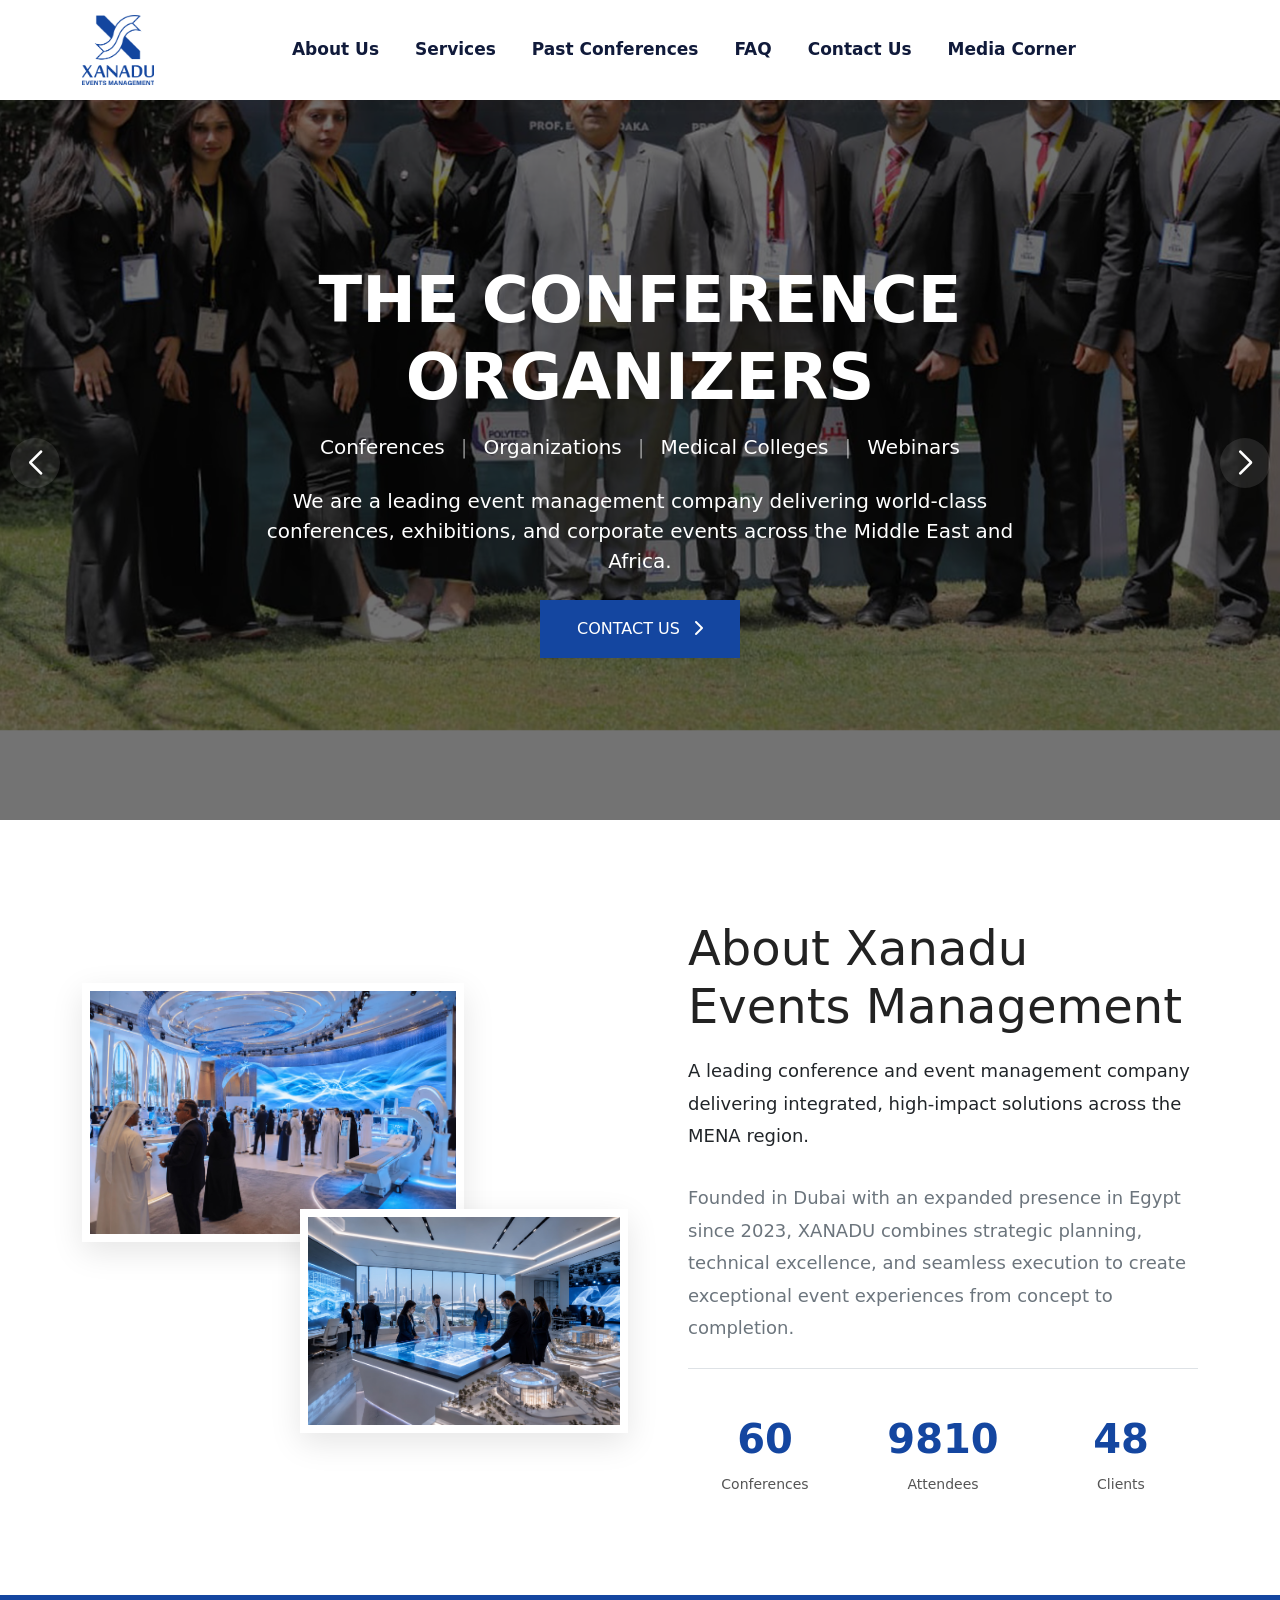
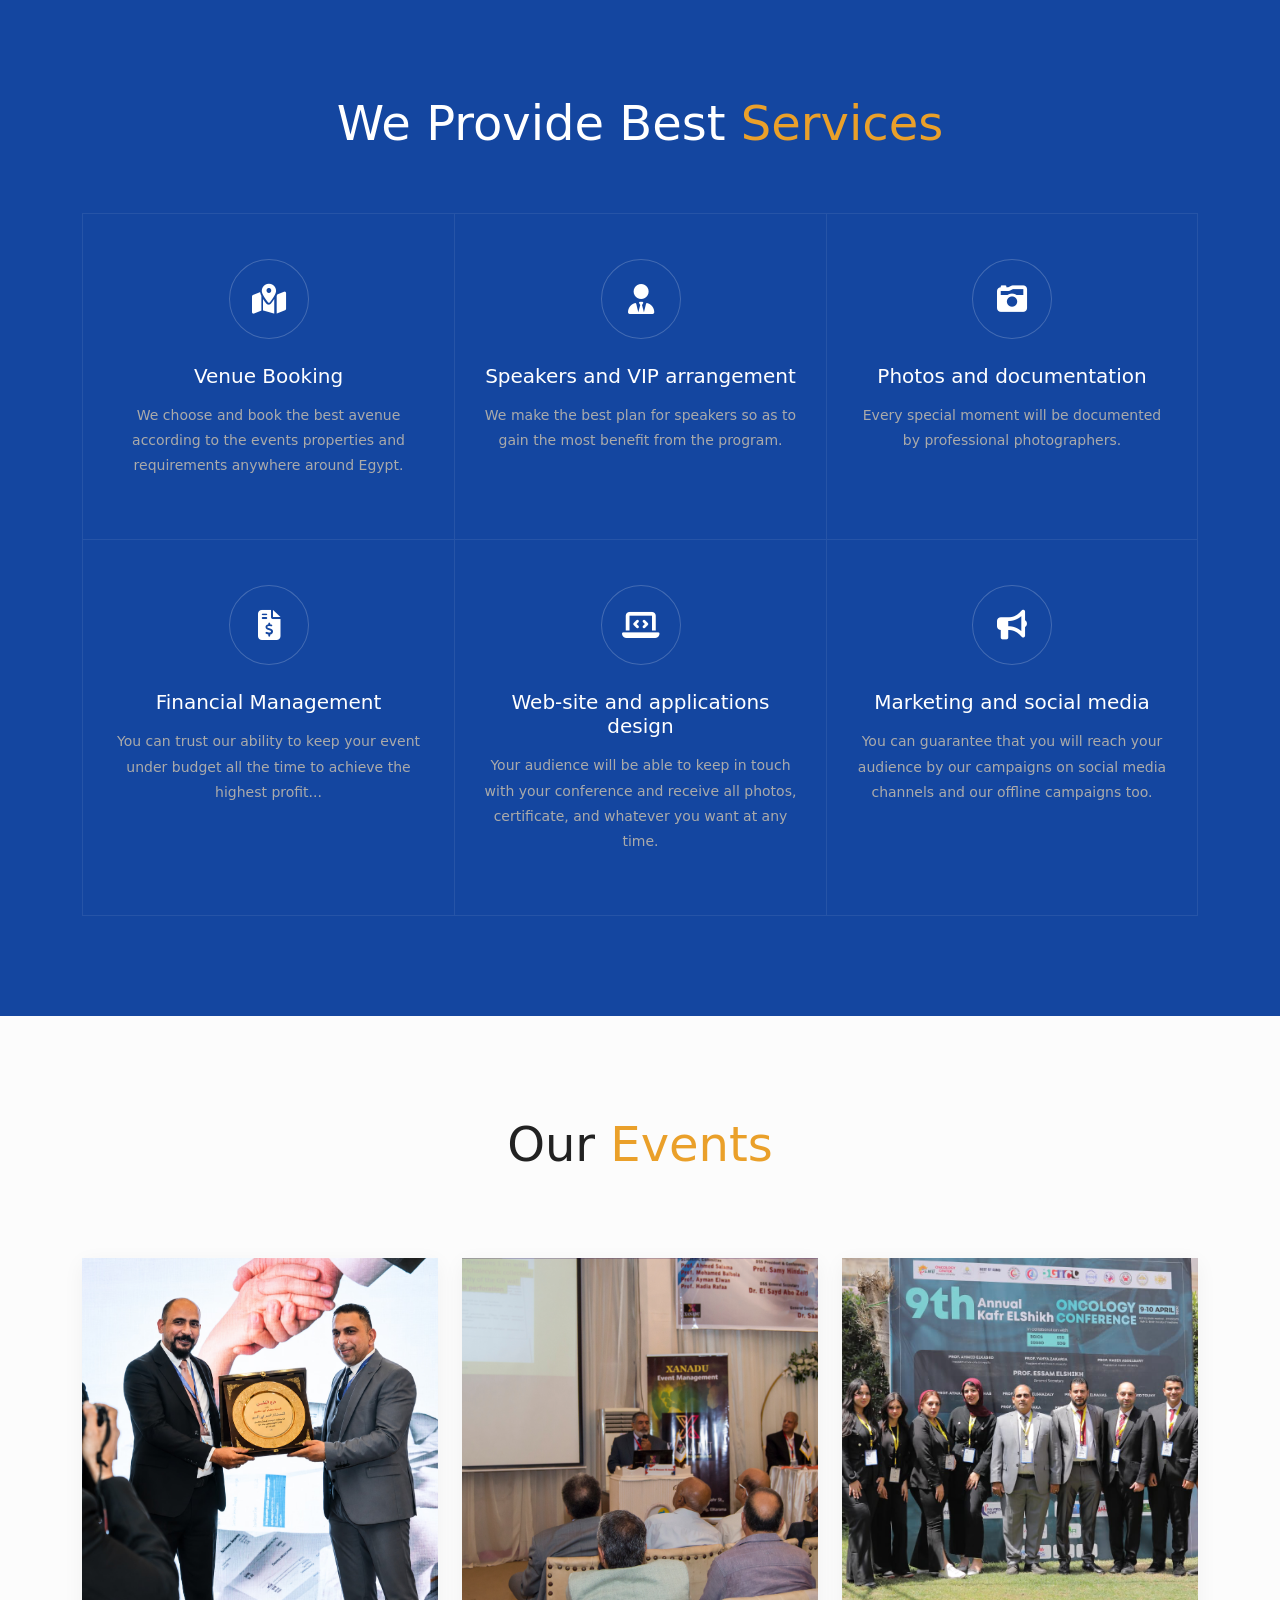
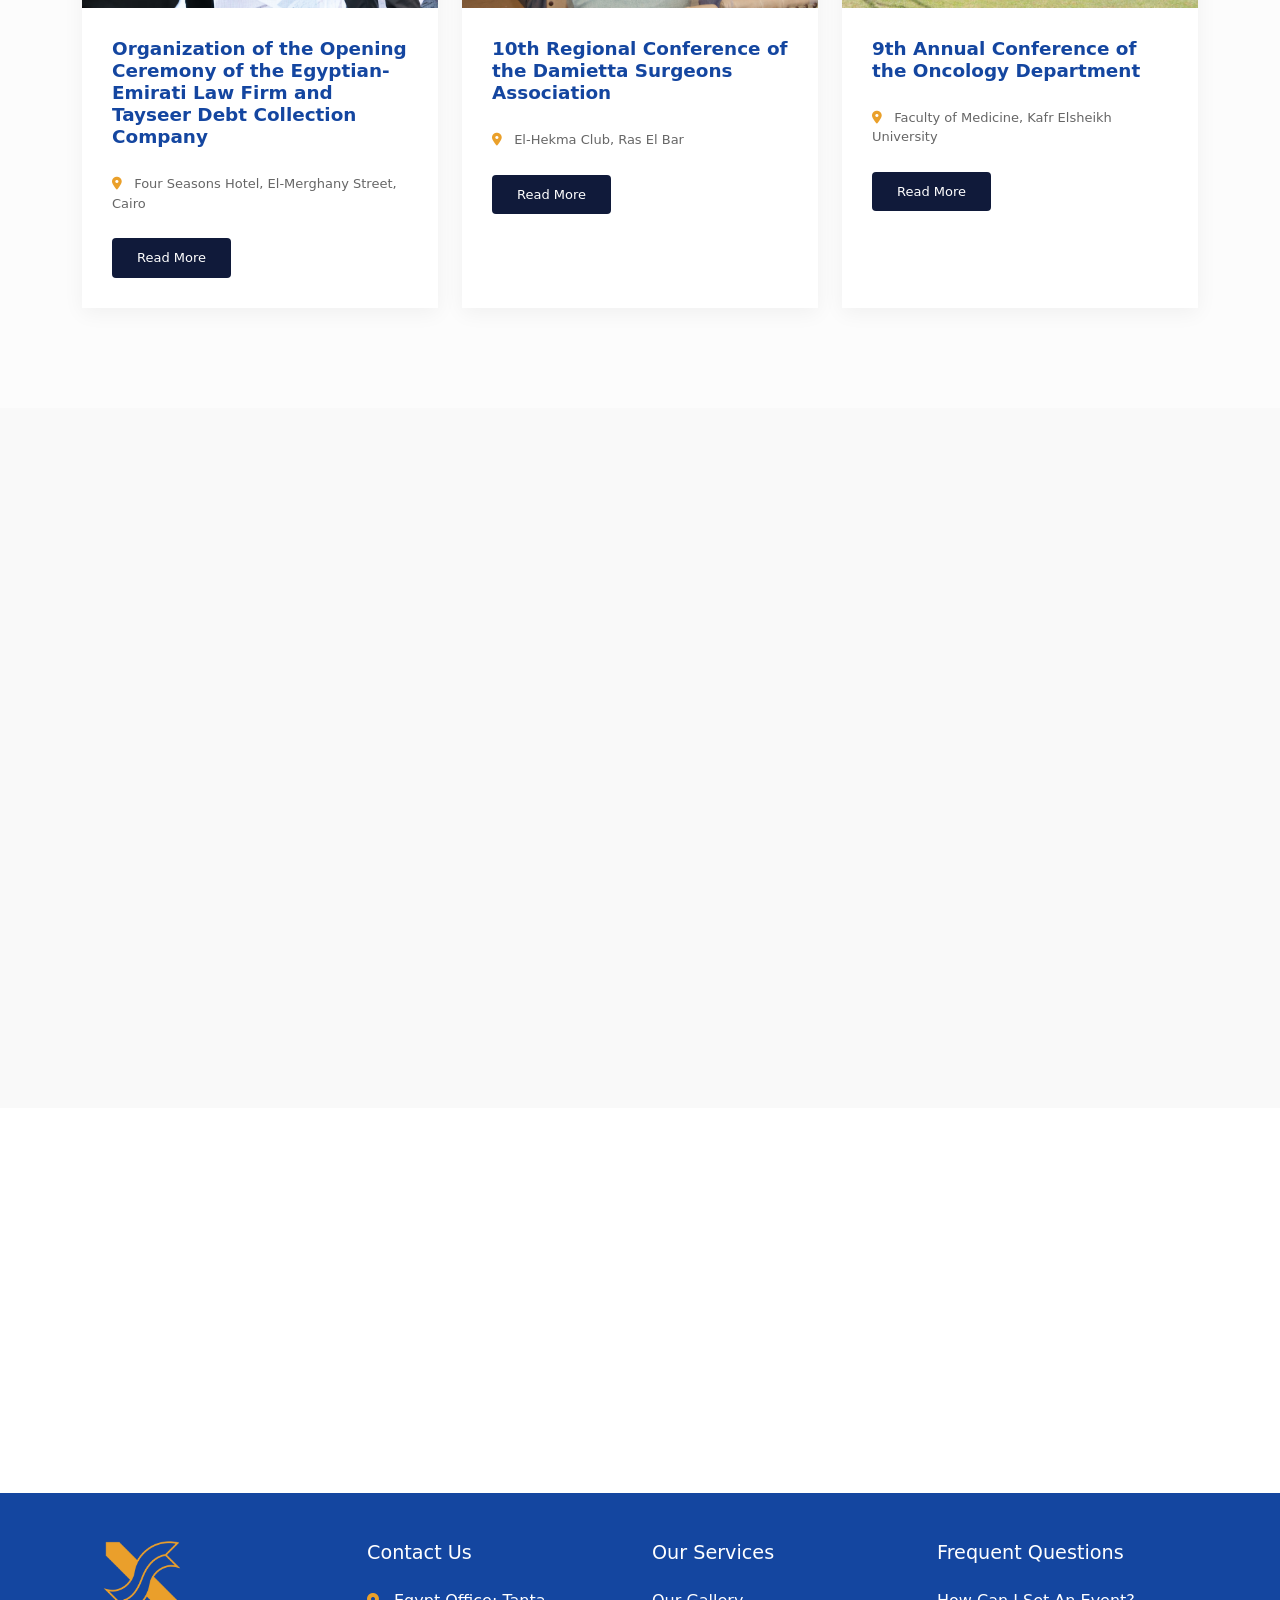
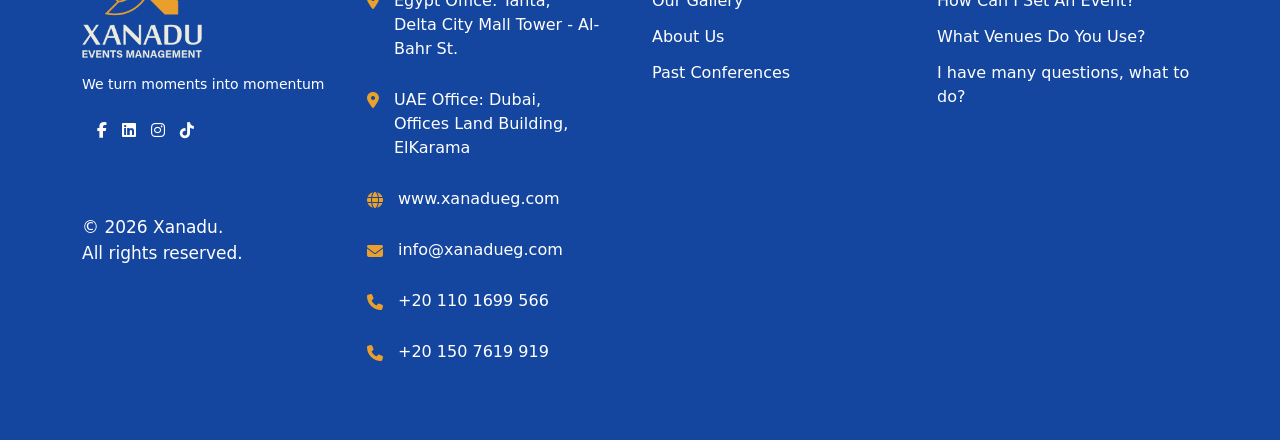
<file: index.html>
<!doctype html>
<html lang="en">
  <head>
    <meta charset="UTF-8" />
    <meta name="viewport" content="width=device-width, initial-scale=1.0" />
    <title>Xanadu Events Management</title>
    <link rel="icon" type="image/x-icon" href="/assets/logo xanadu.avai" />
    <meta
      name="description"
      content="Xanadu Events Management is a leading event management company delivering world-class conferences, exhibitions, and corporate events across the Middle East and Africa. We offer a comprehensive range of services, including venue booking, rooms and flights booking, financial management, and more."
    />

    <!-- keywords -->
    <meta
      name="keywords"
      content="Xanadu Events Management, conference management, event management, exhibition management, corporate events, Middle East, Africa, venue booking, rooms and flights booking, financial management, and more."
    />

    <!-- Bootstrap 5 CSS -->
    <link
      href="https://cdn.jsdelivr.net/npm/bootstrap@5.3.2/dist/css/bootstrap.min.css"
      rel="stylesheet"
    />

    <!-- Font Awesome for Icons -->
    <link
      rel="stylesheet"
      href="https://cdnjs.cloudflare.com/ajax/libs/font-awesome/6.4.2/css/all.min.css"
    />

    <!-- AOS Animation CSS -->
    <link href="https://unpkg.com/aos@2.3.1/dist/aos.css" rel="stylesheet" />

    <!-- Swiper CSS -->
    <link
      rel="stylesheet"
      href="https://cdn.jsdelivr.net/npm/swiper@11/swiper-bundle.min.css"
    />

    <!-- Google Fonts -->
    <link
      href="https://fonts.googleapis.com/css2?family=Playfair+Display:ital,wght@0,400;0,600;0,700;1,400&family=Poppins:wght@300;400;500;600;700&display=swap"
      rel="stylesheet"
    />

    <!-- ========================================== -->
    <!-- بداية ملف الـ CSS (يمكنك نقله لملف style.css) -->
    <link rel="stylesheet" href="style.css" />
    <!-- ========================================== -->
  </head>
  <body>
    <!-- Navbar -->
    <nav class="navbar navbar-expand-lg sticky-top">
      <div class="container">
        <a class="navbar-brand" href="index.html">
          <!-- Placeholder for Logo -->
          <img src="assets/xanadu-Logo2.avai" alt="Arab Organizers Logo" />
        </a>
        <button
          class="navbar-toggler"
          type="button"
          data-bs-toggle="collapse"
          data-bs-target="#navbarNav"
        >
          <span class="navbar-toggler-icon"></span>
        </button>
        <div class="collapse navbar-collapse" id="navbarNav">
          <ul class="navbar-nav mx-auto">
            <li class="nav-item">
              <a class="nav-link" href="about.html">About Us</a>
            </li>
            <li class="nav-item">
              <a class="nav-link" href="services.html">Services</a>
            </li>
            <li class="nav-item">
              <a class="nav-link" href="past-conferences.html"
                >Past Conferences</a
              >
            </li>
            <li class="nav-item">
              <a class="nav-link" href="FAQ.html">FAQ</a>
            </li>
            <li class="nav-item">
              <a class="nav-link" href="contact.html">Contact Us</a>
            </li>
            <li class="nav-item">
              <a class="nav-link" href="media-corner.html">Media Corner</a>
            </li>
          </ul>
        </div>
      </div>
    </nav>

    <!-- Hero Section -->
    <section class="hero-section">
      <!-- Swiper Container for Hero -->
      <div class="swiper heroSwiper">
        <div class="swiper-wrapper">
          <!-- Slide 1 (متطابق مع الفيديو) -->
          <div class="swiper-slide">
            <div
              class="hero-bg1"
              style="background-image: url(&quot;assets/hero1.avai&quot;)"
            ></div>
            <div class="hero-overlay"></div>
            <div class="container hero-content text-center">
              <h1 class="text-uppercase mb-3">The Conference Organizers</h1>
              <div
                class="subtitle-list mb-4 fs-5 d-flex justify-content-center flex-wrap gap-3"
              >
                <span>Conferences</span>
                <span class="text-white-50">|</span>
                <span>Organizations</span>
                <span class="text-white-50">|</span>
                <span>Medical Colleges</span>
                <span class="text-white-50">|</span>
                <span>Webinars</span>
              </div>
              <p class="lead mb-4 fw-light">
                We are a leading event management company delivering world-class
                conferences, exhibitions, and corporate events across the Middle
                East and Africa.
              </p>
              <div class="mt-4 btn-wrap">
                <a href="contact.html" class="btn btn-custom"
                  >Contact Us <i class="fas fa-chevron-right ms-2"></i
                ></a>
              </div>
            </div>
          </div>

          <!-- Slide 2 (متطابق مع الفيديو) -->
          <div class="swiper-slide">
            <div
              class="hero-bg2"
              style="background-image: url(&quot;assets/hero2.avai&quot;)"
            ></div>
            <div class="hero-overlay"></div>
            <div class="container hero-content">
              <h1 class="mb-3">
                We <span style="color: var(--primary-gold)">Plan</span> Your
                <br /><span style="color: var(--primary-gold)">Event</span>
                From<br />Start to Finish.
              </h1>
              <p class="lead mb-4 fw-light">
                We are a leading event management company delivering world-class
                conferences, exhibitions, and corporate events across the Middle
                East and Africa.
              </p>
              <div class="mt-4 btn-wrap">
                <a href="contact.html" class="btn btn-custom"
                  >Contact us <i class="fas fa-chevron-right ms-2"></i
                ></a>
              </div>
            </div>
          </div>

          <!-- Slide 3 (متطابق مع الفيديو) -->
          <div class="swiper-slide">
            <div
              class="hero-bg3"
              style="background-image: url(&quot;assets/hero3.avai&quot;)"
            ></div>
            <div class="hero-overlay"></div>
            <div class="container hero-content text-center">
              <h1 class="text-uppercase mb-3">
                Meeting, Event and Conference<br />Organization
              </h1>
              <p class="lead mb-4 fw-light">
                We are a leading event management company delivering world-class
                conferences, exhibitions, and corporate events across the Middle
                East and Africa.
              </p>
              <div class="mt-4 btn-wrap">
                <a href="contact.html" class="btn btn-custom me-3"
                  >Contact us <i class="fas fa-chevron-right ms-2"></i
                ></a>
                <a href="about.html" class="btn btn-outline-custom">About Us</a>
              </div>
            </div>
          </div>
        </div>

        <!-- Swiper Navigation Arrows -->
        <div class="swiper-button-next"></div>
        <div class="swiper-button-prev"></div>
      </div>
    </section>

    <!-- About Section -->
    <section class="about-section">
      <div class="container">
        <div class="row align-items-center">
          <div class="col-lg-6 mb-5 mb-lg-0" data-aos="fade-right">
            <div class="about-img-wrap">
              <img src="assets/about1.avai" alt="Event Image 1" class="img-1" />
              <img src="assets/about2.avai" alt="Event Image 2" class="img-2" />
            </div>
          </div>
          <div class="col-lg-6 ps-lg-5" data-aos="fade-left">
            <h2 class="section-title">About Xanadu Events Management</h2>
            <p class="about-text fw-medium text-dark">
              A leading conference and event management company delivering
              integrated, high-impact solutions across the MENA region.
            </p>
            <p class="about-text pb-4 border-bottom">
              Founded in Dubai with an expanded presence in Egypt since 2023,
              XANADU combines strategic planning, technical excellence, and
              seamless execution to create exceptional event experiences from
              concept to completion.
            </p>

            <div class="row counter-box">
              <div class="col-4">
                <div class="counter-num" data-target="60">0</div>
                <div class="counter-text">Conferences</div>
              </div>
              <div class="col-4">
                <div class="counter-num" data-target="18000">0</div>
                <div class="counter-text">Attendees</div>
              </div>
              <div class="col-4">
                <div class="counter-num" data-target="48">0</div>
                <div class="counter-text">Clients</div>
              </div>
            </div>
          </div>
        </div>
      </div>
    </section>

    <!-- Services Section -->
    <section class="services-section">
      <div class="container">
        <h2 class="section-title" data-aos="fade-up">
          We Provide Best
          <span style="color: var(--primary-gold)">Services</span>
        </h2>
        <div class="swiper servicesSwiper mt-5">
          <div class="swiper-wrapper services-wrapper row g-0">
            <!-- Service 1 -->
            <div
              class="swiper-slide col-md-4 col-sm-6 grid-col"
              data-aos="fade-up"
              data-aos-delay="100"
            >
              <div class="service-item-box">
                <div class="service-icon-wrapper">
                  <i class="fas fa-map-marked-alt service-icon"></i>
                </div>
                <h4 class="serif-font">Venue Booking</h4>
                <p>
                  We choose and book the best avenue according to the events
                  properties and requirements anywhere around Egypt.
                </p>
              </div>
            </div>
            <!-- Service 2 -->
            <div
              class="swiper-slide col-md-4 col-sm-6 grid-col"
              data-aos="fade-up"
              data-aos-delay="200"
            >
              <div class="service-item-box">
                <div class="service-icon-wrapper">
                  <i class="fas fa-user-tie service-icon"></i>
                </div>
                <h4 class="serif-font">Speakers and VIP arrangement</h4>
                <p>
                  We make the best plan for speakers so as to gain the most
                  benefit from the program.
                </p>
              </div>
            </div>
            <!-- Service 3 -->
            <div
              class="swiper-slide col-md-4 col-sm-6 grid-col"
              data-aos="fade-up"
              data-aos-delay="300"
            >
              <div class="service-item-box">
                <div class="service-icon-wrapper">
                  <i class="fas fa-camera-retro service-icon"></i>
                </div>
                <h4 class="serif-font">Photos and documentation</h4>
                <p>
                  Every special moment will be documented by professional
                  photographers.
                </p>
              </div>
            </div>
            <!-- Service 4 -->
            <div
              class="swiper-slide col-md-4 col-sm-6 grid-col"
              data-aos="fade-up"
              data-aos-delay="400"
            >
              <div class="service-item-box">
                <div class="service-icon-wrapper">
                  <i class="fas fa-file-invoice-dollar service-icon"></i>
                </div>
                <h4 class="serif-font">Financial Management</h4>
                <p>
                  You can trust our ability to keep your event under budget all
                  the time to achieve the highest profit...
                </p>
              </div>
            </div>
            <!-- Service 5 -->
            <div
              class="swiper-slide col-md-4 col-sm-6 grid-col"
              data-aos="fade-up"
              data-aos-delay="500"
            >
              <div class="service-item-box">
                <div class="service-icon-wrapper">
                  <i class="fas fa-laptop-code service-icon"></i>
                </div>
                <h4 class="serif-font">Web-site and applications design</h4>
                <p>
                  Your audience will be able to keep in touch with your
                  conference and receive all photos, certificate, and whatever
                  you want at any time.
                </p>
              </div>
            </div>
            <!-- Service 6 -->
            <div
              class="swiper-slide col-md-4 col-sm-6 grid-col"
              data-aos="fade-up"
              data-aos-delay="600"
            >
              <div class="service-item-box">
                <div class="service-icon-wrapper">
                  <i class="fas fa-bullhorn service-icon"></i>
                </div>
                <h4 class="serif-font">Marketing and social media</h4>
                <p>
                  You can guarantee that you will reach your audience by our
                  campaigns on social media channels and our offline campaigns
                  too.
                </p>
              </div>
            </div>
          </div>
          <div class="swiper-pagination mt-4 position-relative"></div>
        </div>
      </div>
    </section>

    <!-- Events Section -->
    <section class="events-section">
      <div class="container">
        <h2 class="section-title" data-aos="fade-up">
          Our <span>Events</span>
        </h2>

        <div class="events-swiper-wrapper">
          <div class="row g-4 mt-4" id="events-row">
            <!-- Event 1 -->
            <div
              class="col-lg-4 col-md-6"
              data-aos="fade-up"
              data-aos-delay="300"
            >
              <div class="card event-card">
                <img
                  src="assets/Tayseer/t4.avai"
                  class="card-img-top"
                  alt="Event Flyer"
                />
                <div class="card-body">
                  <div class="d-flex mb-3">
                    <!-- <div class="event-date">20<span>OCT</span></div> -->
                    <div>
                      <h5 class="event-title">
                        Organization of the Opening Ceremony of the
                        Egyptian-Emirati Law Firm and Tayseer Debt Collection
                        Company
                      </h5>
                    </div>
                  </div>
                  <!-- <p class="event-desc">
                  5th SOH Annual Scientific Conference 20 26
                </p> -->
                  <div class="event-location">
                    <i class="fas fa-map-marker-alt"></i> Four Seasons Hotel,
                    El-Merghany Street, Cairo
                  </div>
                  <a href="conference-details.html" class="btn-read-more"
                    >Read More</a
                  >
                </div>
              </div>
            </div>

            <!-- Event 2 -->
            <div
              class="col-lg-4 col-md-6"
              data-aos="fade-up"
              data-aos-delay="100"
            >
              <div class="card event-card">
                <img
                  src="assets/10th Regional Conference of the Damietta Surgeons Association/1.avai"
                  class="card-img-top"
                  alt="Event Flyer"
                />
                <div class="card-body">
                  <div class="d-flex mb-3">
                    <!-- <div class="event-date">19<span>MAY</span></div> -->
                    <div>
                      <h5 class="event-title">
                        10th Regional Conference of the Damietta Surgeons
                        Association
                      </h5>
                    </div>
                  </div>
                  <!-- <p class="event-desc">
                  PHARMACIST POLICE CONFERENCE (PPC) & Workshop Registration
                  Click Here
                </p> -->
                  <div class="event-location">
                    <i class="fas fa-map-marker-alt"></i> El-Hekma Club, Ras El
                    Bar
                  </div>
                  <a href="conference-details.html" class="btn-read-more"
                    >Read More</a
                  >
                </div>
              </div>
            </div>

            <!-- Event 3 -->
            <div
              class="col-lg-4 col-md-6"
              data-aos="fade-up"
              data-aos-delay="200"
            >
              <div class="card event-card">
                <img
                  src="assets/9th Annual Conference of the Oncology Department/9.avai"
                  class="card-img-top"
                  alt="Event Flyer"
                />
                <div class="card-body">
                  <div class="d-flex mb-3">
                    <!-- <div class="event-date">03<span>JUN</span></div> -->
                    <div>
                      <h5 class="event-title">
                        9th Annual Conference of the Oncology Department
                      </h5>
                    </div>
                  </div>
                  <!-- <p class="event-desc">Hilton Cairo Heliopolis</p> -->
                  <div class="event-location">
                    <i class="fas fa-map-marker-alt"></i> Faculty of Medicine,
                    Kafr Elsheikh University
                  </div>
                  <a href="conference-details.html" class="btn-read-more"
                    >Read More</a
                  >
                </div>
              </div>
            </div>
          </div>
        </div>
      </div>
    </section>

    <!-- Testimonial Section -->
    <section class="testimonial-section">
      <div class="container">
        <div class="testi-wrapper">
          <div class="testi-img" data-aos="fade-right">
            <img src="assets/review.avai" alt="Concert/Event" />
          </div>
          <div class="testi-content" data-aos="fade-left">
            <h5>Testimonal</h5>
            <h2>Clients feedback</h2>

            <div class="swiper testimonialSwiper">
              <div class="swiper-wrapper">
                <!-- Slide 1 -->
                <div class="swiper-slide">
                  <div class="client-info mt-4">
                    <img
                      src="assets/Dr. Mohamed Elshafei.avai"
                      alt="Prof. Samir Shehata"
                    />
                    <div>
                      <h6>Dr. Mohamed Elshafei</h6>
                      <p>Consultant in Ophthalmology</p>
                    </div>
                  </div>
                  <p class="quote-text">
                    Thank you so much to Xanadu Company for your tremendous
                    effort
                  </p>
                </div>

                <!-- Slide 2 -->
                <div class="swiper-slide">
                  <div class="client-info mt-4">
                    <img
                      src="assets/Dr. Mustafa Wali.avai"
                      alt="Dr. Sarah Ahmed"
                    />
                    <div>
                      <h6>Dr. Mustafa Wali</h6>
                      <p>Consultant in Ophthalmology</p>
                    </div>
                  </div>
                  <p class="quote-text">
                    Honestly, it's a great effort and well-organized. I'm truly
                    proud. And I look forward to the next one, God willing.
                  </p>
                </div>

                <!-- Slide 3 -->
                <div class="swiper-slide">
                  <div class="client-info mt-4">
                    <img
                      src="assets/Dr. Mayada Ali.avai"
                      alt="Mr. Ahmed Hassan"
                    />
                    <div>
                      <h6>Dr. Mayada Ali</h6>
                      <p>Consultant and teacher of ophthalmology</p>
                    </div>
                  </div>
                  <p class="quote-text">
                    Thank you so much, and I hope to see you next year, God
                    willing.
                  </p>
                </div>
              </div>
              <div class="swiper-pagination mt-4 position-relative"></div>
            </div>
            <i class="fas fa-quote-right quote-icon"></i>
          </div>
        </div>
      </div>
    </section>

    <!-- Clients Section -->
    <section class="clients-section">
      <div class="container">
        <h2 class="section-title serif-font" data-aos="zoom-in">
          Our <span>Clients</span>
        </h2>

        <!-- Swiper Container for Clients -->
        <div
          class="swiper clientsSwiper mt-5"
          data-aos="fade-up"
          data-aos-delay="100"
        >
          <div class="swiper-wrapper">
            <div class="swiper-slide client-logo">
              <img src="assets/1.avai" alt="Sanofi" />
            </div>
            <div class="swiper-slide client-logo">
              <img src="assets/2.avai" alt="AstraZeneca" />
            </div>
            <div class="swiper-slide client-logo">
              <img src="assets/3.avai" alt="Bayer" />
            </div>
            <div class="swiper-slide client-logo">
              <img src="assets/4.avai" alt="BMS" />
            </div>
            <div class="swiper-slide client-logo">
              <img src="assets/5.avai" alt="Novartis" />
            </div>
            <div class="swiper-slide client-logo">
              <img src="assets/6.avai" alt="Pfizer" />
            </div>
            <div class="swiper-slide client-logo">
              <img src="assets/7.avai" alt="Roche" />
            </div>
            <div class="swiper-slide client-logo">
              <img src="assets/8.avai" alt="Sanofi" />
            </div>
            <div class="swiper-slide client-logo">
              <img src="assets/9.avai" alt="AstraZeneca" />
            </div>
            <div class="swiper-slide client-logo">
              <img src="assets/10.avai" alt="Bayer" />
            </div>
            <div class="swiper-slide client-logo">
              <img src="assets/11.avai" alt="BMS" />
            </div>
            <div class="swiper-slide client-logo">
              <img src="assets/12.avai" alt="Novartis" />
            </div>
            <div class="swiper-slide client-logo">
              <img src="assets/13.avai" alt="Pfizer" />
            </div>
            <div class="swiper-slide client-logo">
              <img src="assets/14.avai" alt="Roche" />
            </div>
            <div class="swiper-slide client-logo">
              <img src="assets/15.avai" alt="Roche" />
            </div>
            <div class="swiper-slide client-logo">
              <img src="assets/16.avai" alt="Roche" />
            </div>
            <div class="swiper-slide client-logo">
              <img src="assets/17.avai" alt="Roche" />
            </div>
            <div class="swiper-slide client-logo">
              <img src="assets/18.avai" alt="Roche" />
            </div>
            <div class="swiper-slide client-logo">
              <img src="assets/19.avai" alt="Roche" />
            </div>
            <div class="swiper-slide client-logo">
              <img src="assets/20.avai" alt="Roche" />
            </div>
            <div class="swiper-slide client-logo">
              <img src="assets/21.avai" alt="Roche" />
            </div>
            <div class="swiper-slide client-logo">
              <img src="assets/22.avai" alt="Roche" />
            </div>
            <div class="swiper-slide client-logo">
              <img src="assets/23.avai" alt="Roche" />
            </div>
            <div class="swiper-slide client-logo">
              <img src="assets/24.avai" alt="Roche" />
            </div>
            <div class="swiper-slide client-logo">
              <img src="assets/25.avai" alt="Sanofi" />
            </div>
            <div class="swiper-slide client-logo">
              <img src="assets/26.avai" alt="AstraZeneca" />
            </div>
            <div class="swiper-slide client-logo">
              <img src="assets/27.avai" alt="Bayer" />
            </div>
            <div class="swiper-slide client-logo">
              <img src="assets/28.avai" alt="BMS" />
            </div>
            <div class="swiper-slide client-logo">
              <img src="assets/29.avai" alt="Novartis" />
            </div>
            <div class="swiper-slide client-logo">
              <img src="assets/30.avai" alt="Pfizer" />
            </div>
            <div class="swiper-slide client-logo">
              <img src="assets/31.avai" alt="Roche" />
            </div>
            <div class="swiper-slide client-logo">
              <img src="assets/32.avai" alt="Sanofi" />
            </div>
            <div class="swiper-slide client-logo">
              <img src="assets/33.avai" alt="AstraZeneca" />
            </div>
            <div class="swiper-slide client-logo">
              <img src="assets/34.avai" alt="Bayer" />
            </div>
            <div class="swiper-slide client-logo">
              <img src="assets/35.avai" alt="BMS" />
            </div>
            <div class="swiper-slide client-logo">
              <img src="assets/36.avai" alt="Novartis" />
            </div>
            <div class="swiper-slide client-logo">
              <img src="assets/37.avai" alt="Pfizer" />
            </div>
            <div class="swiper-slide client-logo">
              <img src="assets/38.avai" alt="Roche" />
            </div>
            <div class="swiper-slide client-logo">
              <img src="assets/39.avai" alt="Roche" />
            </div>
            <div class="swiper-slide client-logo">
              <img src="assets/40.avai" alt="Roche" />
            </div>
            <div class="swiper-slide client-logo">
              <img src="assets/41.avai" alt="Roche" />
            </div>
            <div class="swiper-slide client-logo">
              <img src="assets/42.avai" alt="Roche" />
            </div>
            <div class="swiper-slide client-logo">
              <img src="assets/43.avai" alt="Roche" />
            </div>
            <div class="swiper-slide client-logo">
              <img src="assets/44.avai" alt="Roche" />
            </div>
            <div class="swiper-slide client-logo">
              <img src="assets/45.avai" alt="Roche" />
            </div>
            <div class="swiper-slide client-logo">
              <img src="assets/46.avai" alt="Roche" />
            </div>
            <div class="swiper-slide client-logo">
              <img src="assets/47.avai" alt="Roche" />
            </div>
            <div class="swiper-slide client-logo">
              <img src="assets/48.avai" alt="Roche" />
            </div>
          </div>
        </div>
      </div>
    </section>

    <!-- Footer -->

    <footer class="footer pt-5 pb-4">
      <div class="container">
        <div class="row align-items-start">
          <!-- Column 1: Logo, Text, Socials & Copyright -->
          <div class="col-lg-3 col-md-6 mb-lg-5 mb-3 d-flex flex-column h-100">
            <div>
              <img
                src="assets/xanadu-Logo.avai"
                alt="Logo"
                class="footer-logo mb-3"
                style="max-width: 120px"
              />
              <p
                class="mb-4"
                style="font-size: 14px; max-width: 250px; color: white"
              >
                We turn moments into momentum
              </p>
              <!-- Social Icons -->
              <div class="footer-social d-flex mb-lg-5">
                <a href="https://www.facebook.com/Xanadu.event"
                  ><i class="fab fa-facebook-f" style="color: white"></i
                ></a>
                <a href="#"
                  ><i class="fab fa-linkedin" style="color: white"></i
                ></a>
                <a href="#"
                  ><i class="fab fa-instagram" style="color: white"></i
                ></a>
                <a href="#"
                  ><i class="fab fa-tiktok" style="color: white"></i
                ></a>
              </div>
            </div>
            <!-- Copyright stays at bottom -->
            <div class="mt-auto pt-4">
              <p class="mb-0" style="font-size: 17px; color: white">
                © 2026 Xanadu.<br />All rights reserved.
              </p>
            </div>
          </div>

          <!-- Column 2: Contact Us -->
          <div class="col-lg-3 col-md-6 mb-4">
            <h4>Contact Us</h4>
            <ul class="footer-links footer-contact flex-column">
              <li class="d-flex align-items-start">
                <i class="fas fa-map-marker-alt mt-1"></i>
                <span
                  >Egypt Office: Tanta,<br />
                  Delta City Mall Tower - Al-Bahr St.</span
                >
              </li>
              <li class="d-flex align-items-start">
                <i class="fas fa-map-marker-alt mt-1"></i>
                <span
                  >UAE Office: Dubai,<br />
                  Offices Land Building, ElKarama</span
                >
              </li>
              <li><i class="fas fa-globe"></i> www.xanadueg.com</li>
              <li><i class="fas fa-envelope"></i> info@xanadueg.com</li>
              <li><i class="fas fa-phone"></i> +20 110 1699 566</li>
              <li><i class="fas fa-phone"></i> +20 150 7619 919</li>
            </ul>
          </div>

          <!-- Column 3: Our Services -->
          <div class="footer-services col-lg-3 col-md-6 mb-4">
            <h4>Our Services</h4>
            <ul class="footer-links">
              <li><a href="media-corner.html">Our Gallery</a></li>
              <li><a href="about.html">About Us</a></li>
              <li><a href="past-conferences.html">Past Conferences</a></li>
            </ul>
          </div>

          <!-- Column 4: Frequent Questions -->
          <div class="footer-faq col-lg-3 col-md-6 mb-4">
            <h4>Frequent Questions</h4>
            <ul class="footer-links">
              <li><a href="FAQ.html">How Can I Set An Event?</a></li>
              <li><a href="FAQ.html">What Venues Do You Use?</a></li>
              <li><a href="FAQ.html">I have many questions, what to do?</a></li>
            </ul>
          </div>
        </div>
      </div>
    </footer>

    <!-- Scroll to Top Button -->
    <a href="#" class="scroll-top" id="scrollTop">
      <i class="fas fa-chevron-up"></i>
    </a>

    <!-- Bootstrap 5 JS Bundle -->
    <script src="https://cdn.jsdelivr.net/npm/bootstrap@5.3.2/dist/js/bootstrap.bundle.min.js"></script>

    <!-- AOS Animation JS -->
    <script src="https://unpkg.com/aos@2.3.1/dist/aos.js"></script>

    <!-- Swiper JS -->
    <script src="https://cdn.jsdelivr.net/npm/swiper@11/swiper-bundle.min.js"></script>

    <!-- ========================================== -->
    <!-- بداية ملف الـ JS (يمكنك نقله لملف main.js) -->
    <script src="main.js"></script>
    <!-- ========================================== -->
  </body>
</html>
</file>
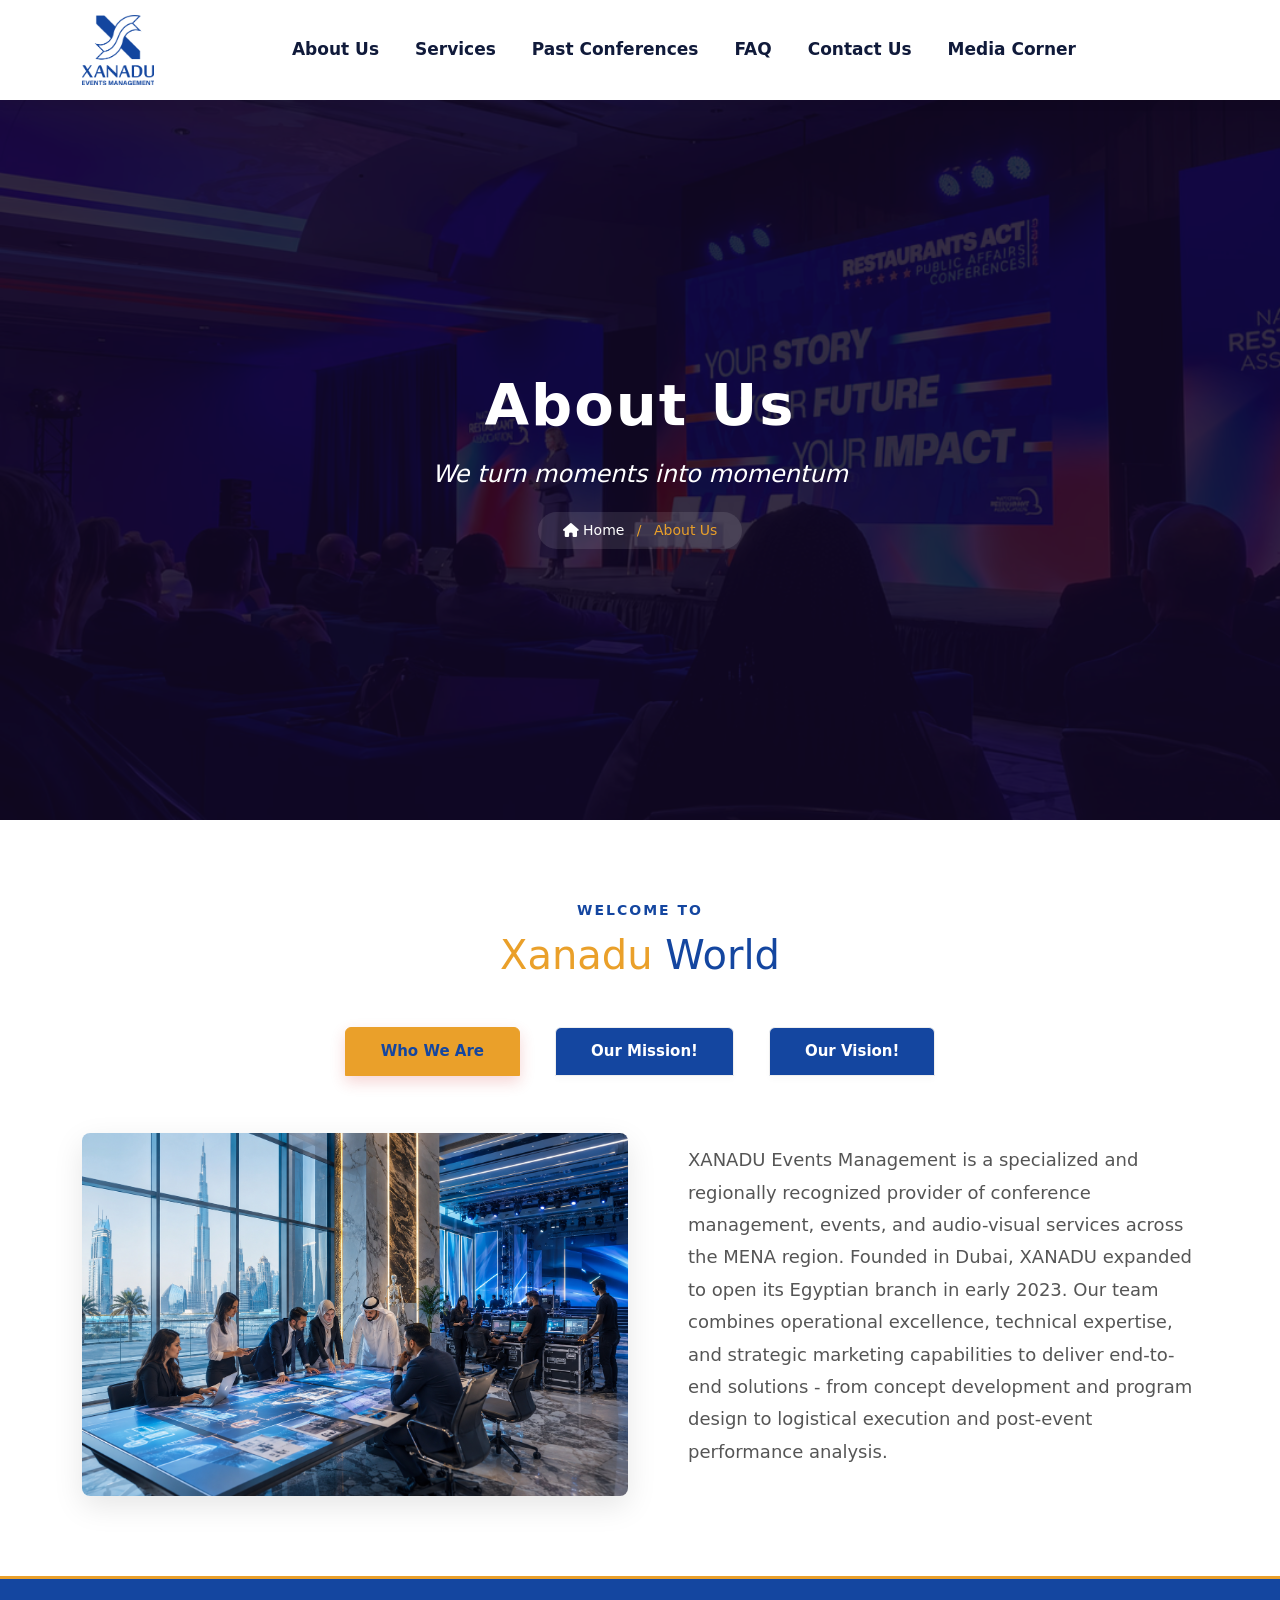
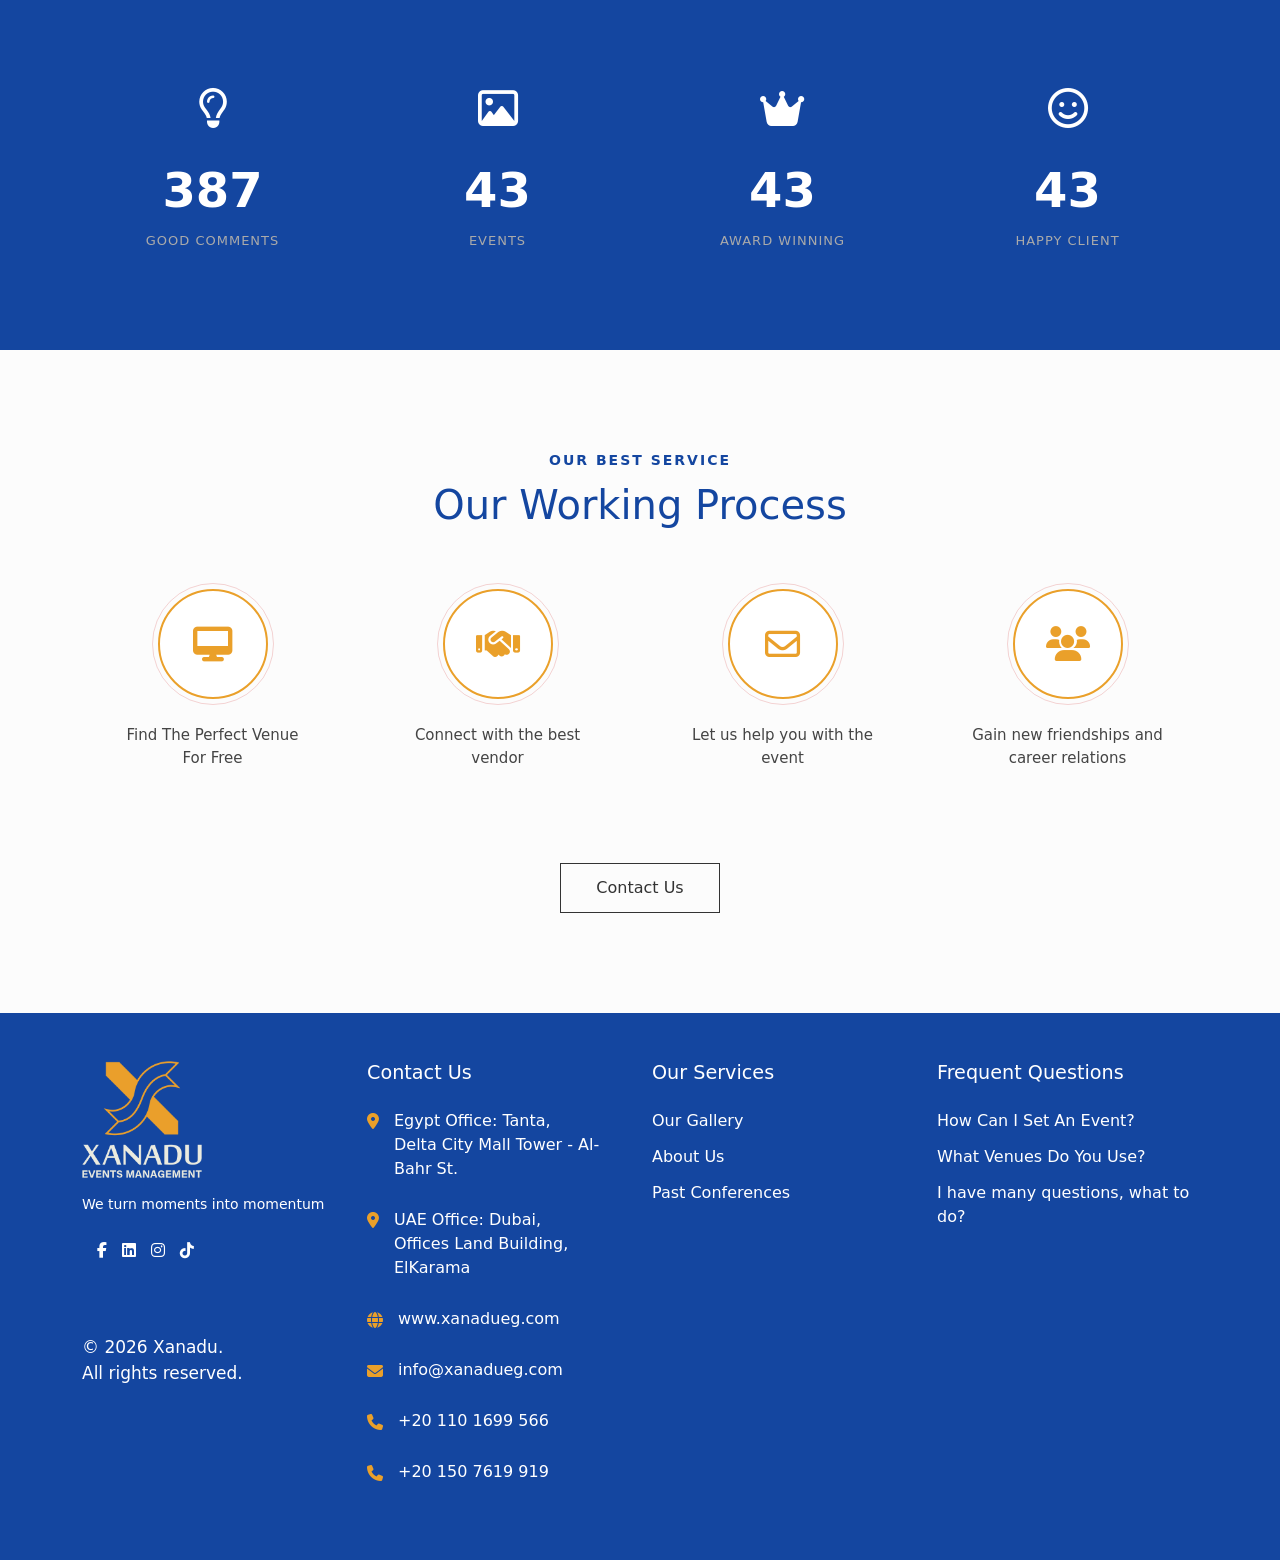
<file: about.html>
<!doctype html>
<html lang="en">
  <head>
    <meta charset="UTF-8" />
    <meta name="viewport" content="width=device-width, initial-scale=1.0" />
    <title>Xanadu Events Management</title>
    <link rel="icon" type="image/x-icon" href="/assets/logo xanadu.avai" />
    <meta
      name="description"
      content="Xanadu Events Management is a leading event management company delivering world-class conferences, exhibitions, and corporate events across the Middle East and Africa. We offer a comprehensive range of services, including venue booking, rooms and flights booking, financial management, and more."
    />

    <!-- keywords -->
    <meta
      name="keywords"
      content="Xanadu Events Management, conference management, event management, exhibition management, corporate events, Middle East, Africa, venue booking, rooms and flights booking, financial management, and more."
    />

    <!-- Bootstrap 5 CSS -->
    <link
      href="https://cdn.jsdelivr.net/npm/bootstrap@5.3.2/dist/css/bootstrap.min.css"
      rel="stylesheet"
    />

    <!-- Font Awesome for Icons -->
    <link
      rel="stylesheet"
      href="https://cdnjs.cloudflare.com/ajax/libs/font-awesome/6.4.2/css/all.min.css"
    />

    <!-- AOS Animation CSS -->
    <link href="https://unpkg.com/aos@2.3.1/dist/aos.css" rel="stylesheet" />

    <!-- Swiper CSS -->
    <link
      rel="stylesheet"
      href="https://cdn.jsdelivr.net/npm/swiper@11/swiper-bundle.min.css"
    />

    <!-- Google Fonts -->
    <link
      href="https://fonts.googleapis.com/css2?family=Playfair+Display:ital,wght@0,400;0,600;0,700;1,400&family=Poppins:wght@300;400;500;600;700&display=swap"
      rel="stylesheet"
    />

    <!-- ========================================== -->
    <!-- بداية ملف الـ CSS (يمكنك نقله لملف style.css) -->
    <link rel="stylesheet" href="style.css" />
    <!-- ========================================== -->
  </head>
  <body>
    <!-- Navbar -->
    <nav class="navbar navbar-expand-lg sticky-top">
      <div class="container">
        <a class="navbar-brand" href="index.html">
          <!-- Placeholder for Logo -->
          <img src="assets/xanadu-Logo2.avai" alt="Arab Organizers Logo" />
        </a>
        <button
          class="navbar-toggler"
          type="button"
          data-bs-toggle="collapse"
          data-bs-target="#navbarNav"
        >
          <span class="navbar-toggler-icon"></span>
        </button>
        <div class="collapse navbar-collapse" id="navbarNav">
          <ul class="navbar-nav mx-auto">
            <li class="nav-item">
              <a class="nav-link" href="about.html">About Us</a>
            </li>
            <li class="nav-item">
              <a class="nav-link" href="services.html">Services</a>
            </li>
            <li class="nav-item">
              <a class="nav-link" href="past-conferences.html"
                >Past Conferences</a
              >
            </li>
            <li class="nav-item">
              <a class="nav-link" href="FAQ.html">FAQ</a>
            </li>
            <li class="nav-item">
              <a class="nav-link" href="contact.html">Contact Us</a>
            </li>
            <li class="nav-item">
              <a class="nav-link" href="media-corner.html">Media Corner</a>
            </li>
          </ul>
        </div>
      </div>
    </nav>

    <!-- Page Header (Hero) -->
    <div class="page-header">
      <div class="about-bg-img"></div>
      <div class="overlay"></div>
      <div class="content text-center text-white w-100 px-3">
        <h1 class="mb-3" data-aos="zoom-in" data-aos-duration="1000">
          About Us
        </h1>
        <p class="fs-4 mb-0" data-aos="fade-up" data-aos-delay="200">
          We turn moments into momentum
        </p>
        <div class="breadcrumbs" data-aos="fade-up" data-aos-delay="400">
          <a
            href="index.html"
            style="text-decoration: none; color: white"
            ><i class="fas fa-home"></i> Home</a
          >
          <span class="mx-2">/</span>
          <span>About Us</span>
        </div>
      </div>
    </div>

    <!-- About Intro / Tabs Section -->
    <section class="about-intro-section">
      <div class="container">
        <div class="text-center mb-5" data-aos="fade-up">
          <div class="section-subtitle">WELCOME TO</div>
          <h2 class="serif-font">
            <span style="color: var(--primary-gold)">Xanadu</span> World
          </h2>
        </div>

        <!-- Navigation Tabs -->
        <ul
          class="nav nav-tabs about-tabs"
          id="aboutTab"
          role="tablist"
          data-aos="fade-up"
          data-aos-delay="100"
        >
          <li class="nav-item" role="presentation">
            <button
              class="nav-link active"
              id="who-we-are-tab"
              data-bs-toggle="tab"
              data-bs-target="#who-we-are"
              type="button"
              role="tab"
              aria-controls="who-we-are"
              aria-selected="true"
            >
              Who we are
            </button>
          </li>
          <li class="nav-item" role="presentation">
            <button
              class="nav-link"
              id="mission-tab"
              data-bs-toggle="tab"
              data-bs-target="#mission"
              type="button"
              role="tab"
              aria-controls="mission"
              aria-selected="false"
            >
              Our Mission!
            </button>
          </li>
          <li class="nav-item" role="presentation">
            <button
              class="nav-link"
              id="vision-tab"
              data-bs-toggle="tab"
              data-bs-target="#vision"
              type="button"
              role="tab"
              aria-controls="vision"
              aria-selected="false"
            >
              Our Vision!
            </button>
          </li>
        </ul>

        <!-- Tab Content -->
        <div class="tab-content mt-5" id="aboutTabContent">
          <!-- Who We Are Tab -->
          <div
            class="tab-pane fade show active tab-pane-content"
            id="who-we-are"
            role="tabpanel"
            aria-labelledby="who-we-are-tab"
          >
            <div class="row align-items-center">
              <div class="col-lg-6 mb-4 mb-lg-0">
                <div class="about-image-wrapper">
                  <img
                    src="assets/who we are.png"
                    alt="Audience cheering"
                  />
                </div>
              </div>
              <div class="col-lg-6 ps-lg-5">
                <div class="about-text-content">
                  <p>
                    XANADU Events Management is a specialized and regionally
                    recognized provider of conference management, events, and
                    audio-visual services across the MENA region. Founded in
                    Dubai, XANADU expanded to open its Egyptian branch in early
                    2023. Our team combines operational excellence, technical
                    expertise, and strategic marketing capabilities to deliver
                    end-to-end solutions - from concept development and program
                    design to logistical execution and post-event performance
                    analysis.
                  </p>
                </div>
              </div>
            </div>
          </div>

          <!-- Mission Tab -->
          <div
            class="tab-pane fade tab-pane-content"
            id="mission"
            role="tabpanel"
            aria-labelledby="mission-tab"
          >
            <div class="row align-items-center">
              <div class="col-lg-6 mb-4 mb-lg-0 order-2 order-lg-1">
                <div class="about-text-content">
                  <h4 class="fw-bolder text-center">
                    Professional Conference & Event Management Solutions Across
                    the Region
                  </h4>
                  <ul class="mission-list">
                    <li>
                      <i class="far fa-check-square"></i>
                      Strategic Conference & Event Planning
                    </li>

                    <li>
                      <i class="far fa-check-square"></i>
                      Trusted Reputation & Professional Excellence
                    </li>
                    <li>
                      <i class="far fa-check-square"></i>
                      Precise Time Management
                    </li>
                    <li>
                      <i class="far fa-check-square"></i>
                      Smart Resource Optimization
                    </li>
                    <li>
                      <i class="far fa-check-square"></i>
                      Measurable Event Success
                    </li>
                  </ul>
                </div>
              </div>
              <div class="col-lg-6 order-1 order-lg-2 mb-4 mb-lg-0">
                <div class="about-image-wrapper">
                  <img
                    src="assets/our mission.png"
                    alt="People celebrating"
                  />
                </div>
              </div>
            </div>
          </div>

          <!-- Vision Tab -->
          <div
            class="tab-pane fade tab-pane-content"
            id="vision"
            role="tabpanel"
            aria-labelledby="vision-tab"
          >
            <div class="row align-items-center">
              <div class="col-lg-6 mb-4 mb-lg-0">
                <div class="about-image-wrapper">
                  <img
                    src="assets/our vision.png"
                    alt="Conference stage"
                  />
                </div>
              </div>
              <div class="col-lg-6 ps-lg-5">
                <div class="about-text-content">
                  <p>
                    To become the leading and preferred partner for conferences,
                    summits, exhibitions, and large-scale events across the
                    Middle East, by delivering innovative, world-class
                    experiences and measurable solutions that create sustainable
                    value for our clients and partners, while setting new
                    benchmarks of excellence within the event management
                    industry.
                  </p>
                </div>
              </div>
            </div>
          </div>
        </div>
      </div>
    </section>

    <!-- Counters Section -->
    <section class="counters-section" id="counters-section">
      <div class="container">
        <div class="row">
          <!-- Counter 1 -->
          <div
            class="col-lg-3 col-md-6 counter-item"
            data-aos="fade-up"
            data-aos-delay="100"
          >
            <div class="counter-icon"><i class="far fa-lightbulb"></i></div>
            <div class="counter-number" data-target="1700">0</div>
            <div class="counter-title">GOOD COMMENTS</div>
          </div>
          <!-- Counter 2 -->
          <div
            class="col-lg-3 col-md-6 counter-item"
            data-aos="fade-up"
            data-aos-delay="200"
          >
            <div class="counter-icon"><i class="far fa-image"></i></div>
            <div class="counter-number" data-target="125">0</div>
            <div class="counter-title">Events</div>
          </div>
          <!-- Counter 3 -->
          <div
            class="col-lg-3 col-md-6 counter-item"
            data-aos="fade-up"
            data-aos-delay="300"
          >
            <div class="counter-icon"><i class="fas fa-crown"></i></div>
            <div class="counter-number" data-target="80">0</div>
            <div class="counter-title">AWARD WINNING</div>
          </div>
          <!-- Counter 4 -->
          <div
            class="col-lg-3 col-md-6 counter-item"
            data-aos="fade-up"
            data-aos-delay="400"
          >
            <div class="counter-icon"><i class="far fa-smile"></i></div>
            <div class="counter-number" data-target="90">0</div>
            <div class="counter-title">HAPPY CLIENT</div>
          </div>
        </div>
      </div>
    </section>

    <!-- Working Process Section -->
    <section class="process-section">
      <div class="container">
        <div class="text-center mb-5" data-aos="fade-up">
          <div class="section-subtitle">OUR BEST SERVICE</div>
          <h2 class="process-title serif-font">Our Working Process</h2>
        </div>

        <div class="row mt-5">
          <!-- Step 1 -->
          <div
            class="col-lg-3 col-md-6"
            data-aos="fade-up"
            data-aos-delay="100"
          >
            <div class="process-item">
              <div class="process-icon-box">
                <i class="fas fa-desktop"></i>
              </div>
              <p>Find The Perfect Venue For Free</p>
            </div>
          </div>
          <!-- Step 2 -->
          <div
            class="col-lg-3 col-md-6"
            data-aos="fade-up"
            data-aos-delay="200"
          >
            <div class="process-item">
              <div class="process-icon-box">
                <i class="fas fa-handshake"></i>
              </div>
              <p>Connect with the best vendor</p>
            </div>
          </div>
          <!-- Step 3 -->
          <div
            class="col-lg-3 col-md-6"
            data-aos="fade-up"
            data-aos-delay="300"
          >
            <div class="process-item">
              <div class="process-icon-box">
                <i class="far fa-envelope"></i>
              </div>
              <p>Let us help you with the event</p>
            </div>
          </div>
          <!-- Step 4 -->
          <div
            class="col-lg-3 col-md-6"
            data-aos="fade-up"
            data-aos-delay="400"
          >
            <div class="process-item">
              <div class="process-icon-box">
                <i class="fas fa-users"></i>
              </div>
              <p>Gain new friendships and career relations</p>
            </div>
          </div>
        </div>

        <div class="text-center mt-4" data-aos="zoom-in" data-aos-delay="500">
          <a href="#" class="btn btn-outline-dark-custom">Contact Us</a>
        </div>
      </div>
    </section>

    <!-- Footer -->

    <footer class="footer pt-5 pb-4">
      <div class="container">
        <div class="row align-items-start">
          <!-- Column 1: Logo, Text, Socials & Copyright -->
          <div class="col-lg-3 col-md-6 mb-lg-5 mb-3 d-flex flex-column h-100">
            <div>
              <img
                src="assets/xanadu-Logo.avai"
                alt="Logo"
                class="footer-logo mb-3"
                style="max-width: 120px"
              />
              <p
                class="mb-4"
                style="font-size: 14px; max-width: 250px; color: white"
              >
                We turn moments into momentum
              </p>
              <!-- Social Icons -->
              <div class="footer-social d-flex mb-lg-5">
                <a href="https://www.facebook.com/Xanadu.event"
                  ><i class="fab fa-facebook-f" style="color: white"></i
                ></a>
                <a href="#"
                  ><i class="fab fa-linkedin" style="color: white"></i
                ></a>
                <a href="#"
                  ><i class="fab fa-instagram" style="color: white"></i
                ></a>
                <a href="#"
                  ><i class="fab fa-tiktok" style="color: white"></i
                ></a>
              </div>
            </div>
            <!-- Copyright stays at bottom -->
            <div class="mt-auto pt-4">
              <p class="mb-0" style="font-size: 17px; color: white">
                © 2026 Xanadu.<br />All rights reserved.
              </p>
            </div>
          </div>

          <!-- Column 2: Contact Us -->
          <div class="col-lg-3 col-md-6 mb-4">
            <h4>Contact Us</h4>
            <ul class="footer-links footer-contact flex-column">
              <li class="d-flex align-items-start">
                <i class="fas fa-map-marker-alt mt-1"></i>
                <span
                  >Egypt Office: Tanta,<br />
                  Delta City Mall Tower - Al-Bahr St.</span
                >
              </li>
              <li class="d-flex align-items-start">
                <i class="fas fa-map-marker-alt mt-1"></i>
                <span
                  >UAE Office: Dubai,<br />
                  Offices Land Building, ElKarama</span
                >
              </li>
              <li><i class="fas fa-globe"></i> www.xanadueg.com</li>
              <li><i class="fas fa-envelope"></i> info@xanadueg.com</li>
              <li><i class="fas fa-phone"></i> +20 110 1699 566</li>
              <li><i class="fas fa-phone"></i> +20 150 7619 919</li>
            </ul>
          </div>

          <!-- Column 3: Our Services -->
          <div class="footer-services col-lg-3 col-md-6 mb-4">
            <h4>Our Services</h4>
            <ul class="footer-links">
              <li><a href="media-corner.html">Our Gallery</a></li>
              <li><a href="about.html">About Us</a></li>
              <li><a href="past-conferences.html">Past Conferences</a></li>
            </ul>
          </div>

          <!-- Column 4: Frequent Questions -->
          <div class="footer-faq col-lg-3 col-md-6 mb-4">
            <h4>Frequent Questions</h4>
            <ul class="footer-links">
              <li><a href="FAQ.html">How Can I Set An Event?</a></li>
              <li><a href="FAQ.html">What Venues Do You Use?</a></li>
              <li><a href="FAQ.html">I have many questions, what to do?</a></li>
            </ul>
          </div>
        </div>
      </div>
    </footer>
    <!-- Scroll to Top Button -->
    <a href="#" class="scroll-top" id="scrollTop">
      <i class="fas fa-chevron-up"></i>
    </a>

    <!-- Bootstrap & Scripts -->
    <script src="https://cdn.jsdelivr.net/npm/bootstrap@5.3.2/dist/js/bootstrap.bundle.min.js"></script>
    <script src="https://unpkg.com/aos@2.3.1/dist/aos.js"></script>

    <script>
      // 1. Initialize AOS Animations
      AOS.init({
        duration: 800,
        once: true,
        offset: 80,
      });

      // 2. Animated Number Counters logic
      const counters = document.querySelectorAll(".counter-number");
      const speed = 200;

      const startCounters = () => {
        counters.forEach((counter) => {
          const updateCount = () => {
            const target = +counter.getAttribute("data-target");
            const count = +counter.innerText;
            const inc = target / speed;

            if (count < target) {
              counter.innerText = Math.ceil(count + inc);
              setTimeout(updateCount, 15); // Adjust speed of counting here
            } else {
              counter.innerText = target;
            }
          };
          updateCount();
        });
      };

      // Run counters when section is scrolled into view
      const observer = new IntersectionObserver(
        (entries, observer) => {
          entries.forEach((entry) => {
            if (entry.isIntersecting) {
              startCounters();
              observer.unobserve(entry.target);
            }
          });
        },
        { threshold: 0.5 },
      );

      const counterSection = document.getElementById("counters-section");
      if (counterSection) {
        observer.observe(counterSection);
      }

      // 3. Scroll to Top Button Logic
      const scrollTopBtn = document.getElementById("scrollTop");
      window.addEventListener("scroll", () => {
        if (window.pageYOffset > 300) {
          scrollTopBtn.classList.add("show");
        } else {
          scrollTopBtn.classList.remove("show");
        }
      });

      scrollTopBtn.addEventListener("click", (e) => {
        e.preventDefault();
        window.scrollTo({ top: 0, behavior: "smooth" });
      });
    </script>
  </body>
</html>
</file>
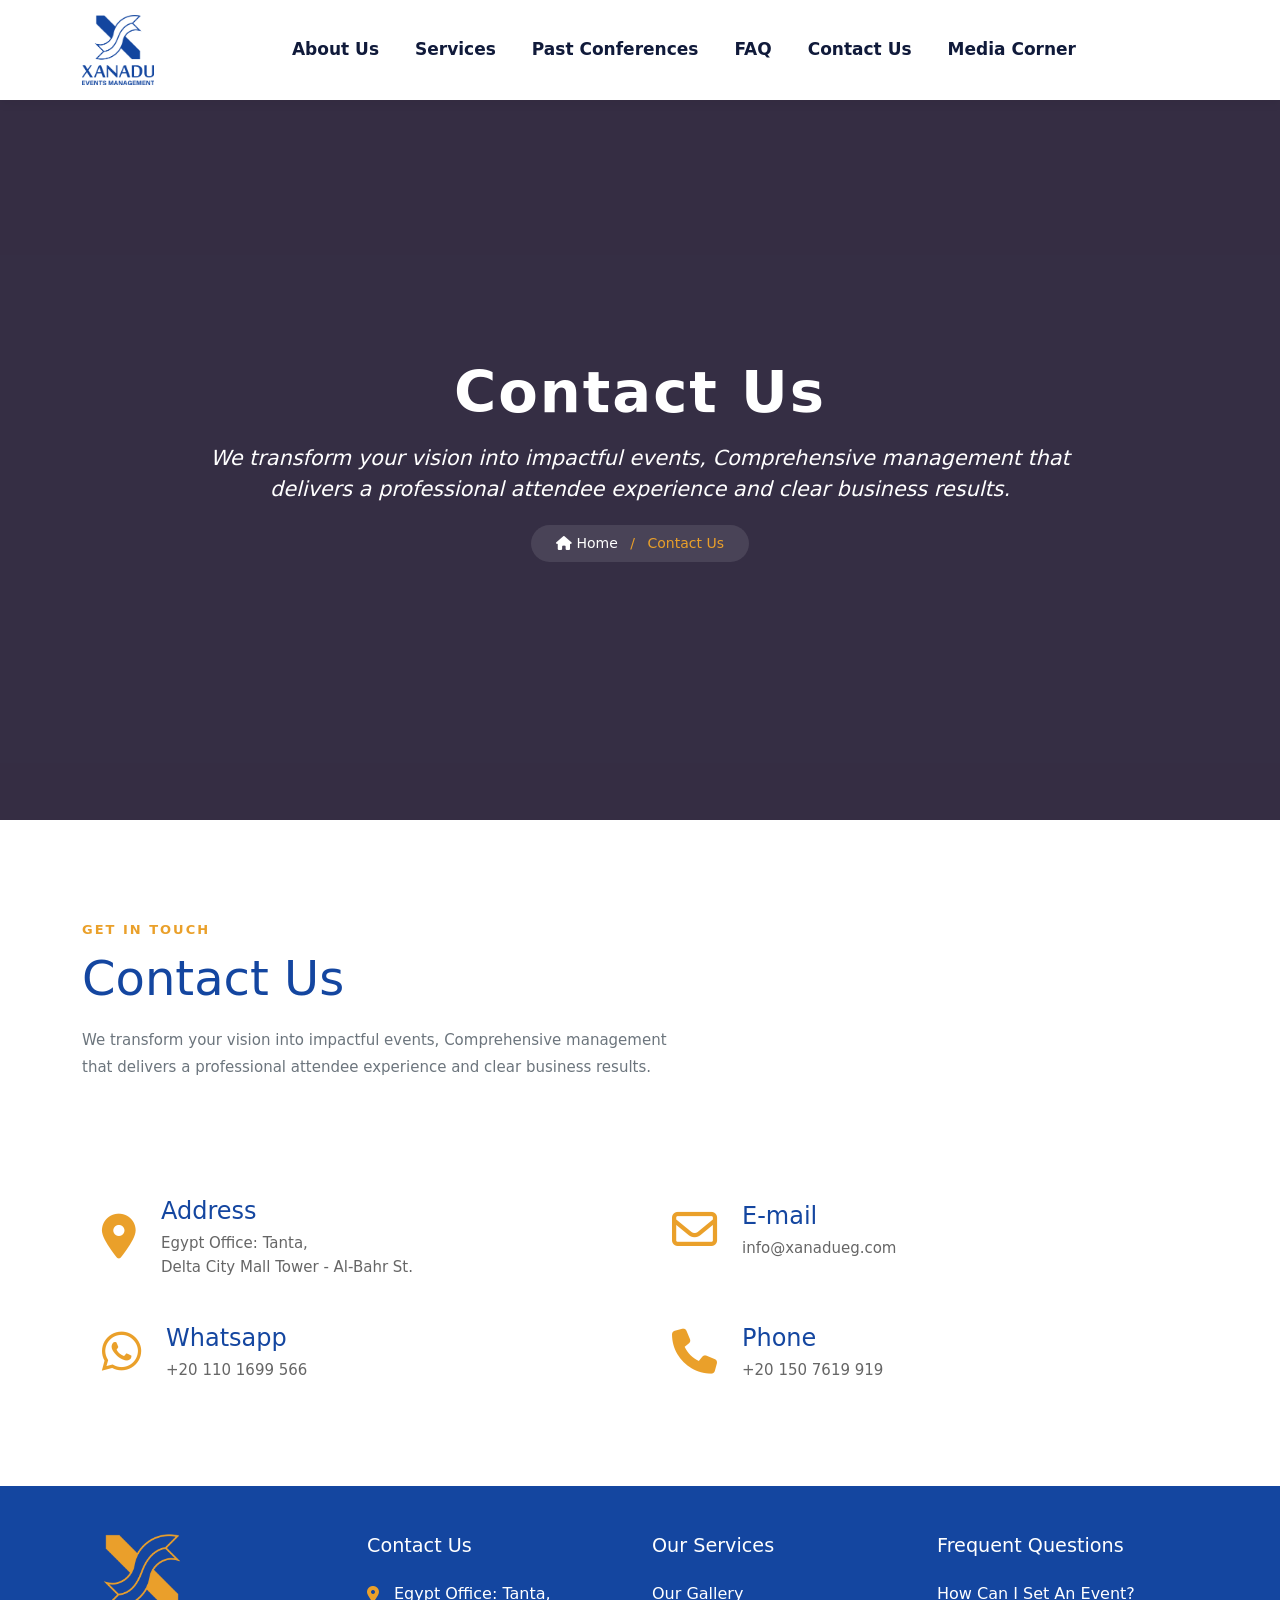
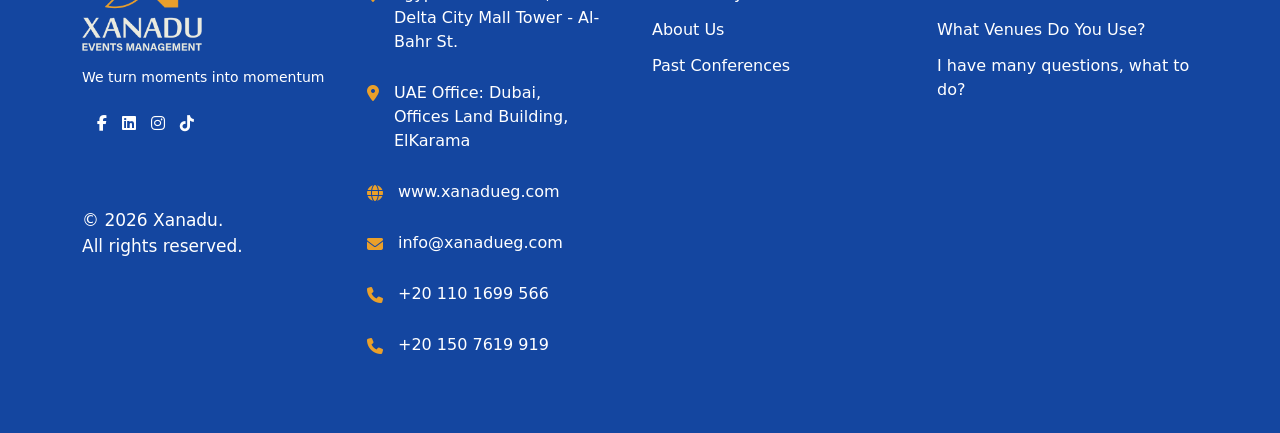
<file: contact.html>
<!doctype html>
<html lang="en">
  <head>
    <meta charset="UTF-8" />
    <meta name="viewport" content="width=device-width, initial-scale=1.0" />
    <title>Xanadu Events Management</title>
    <link rel="icon" type="image/x-icon" href="/assets/logo xanadu.avai" />
    <meta
      name="description"
      content="Xanadu Events Management is a leading event management company delivering world-class conferences, exhibitions, and corporate events across the Middle East and Africa. We offer a comprehensive range of services, including venue booking, rooms and flights booking, financial management, and more."
    />

    <!-- keywords -->
    <meta
      name="keywords"
      content="Xanadu Events Management, conference management, event management, exhibition management, corporate events, Middle East, Africa, venue booking, rooms and flights booking, financial management, and more."
    />

    <!-- Bootstrap 5 CSS -->
    <link
      href="https://cdn.jsdelivr.net/npm/bootstrap@5.3.2/dist/css/bootstrap.min.css"
      rel="stylesheet"
    />

    <!-- Font Awesome for Icons -->
    <link
      rel="stylesheet"
      href="https://cdnjs.cloudflare.com/ajax/libs/font-awesome/6.4.2/css/all.min.css"
    />

    <!-- AOS Animation CSS -->
    <link href="https://unpkg.com/aos@2.3.1/dist/aos.css" rel="stylesheet" />

    <!-- Swiper CSS -->
    <link
      rel="stylesheet"
      href="https://cdn.jsdelivr.net/npm/swiper@11/swiper-bundle.min.css"
    />

    <!-- Google Fonts -->
    <link
      href="https://fonts.googleapis.com/css2?family=Playfair+Display:ital,wght@0,400;0,600;0,700;1,400&family=Poppins:wght@300;400;500;600;700&display=swap"
      rel="stylesheet"
    />

    <!-- ========================================== -->
    <!-- بداية ملف الـ CSS (يمكنك نقله لملف style.css) -->
    <link rel="stylesheet" href="style.css" />
    <!-- ========================================== -->
  </head>
  <body>
    <!-- Navbar -->
    <nav class="navbar navbar-expand-lg sticky-top">
      <div class="container">
        <a class="navbar-brand" href="index.html">
          <!-- Placeholder for Logo -->
          <img src="assets/xanadu-Logo2.avai" alt="Arab Organizers Logo" />
        </a>
        <button
          class="navbar-toggler"
          type="button"
          data-bs-toggle="collapse"
          data-bs-target="#navbarNav"
        >
          <span class="navbar-toggler-icon"></span>
        </button>
        <div class="collapse navbar-collapse" id="navbarNav">
          <ul class="navbar-nav mx-auto">
            <li class="nav-item">
              <a class="nav-link" href="about.html">About Us</a>
            </li>
            <li class="nav-item">
              <a class="nav-link" href="services.html">Services</a>
            </li>
            <li class="nav-item">
              <a class="nav-link" href="past-conferences.html"
                >Past Conferences</a
              >
            </li>
            <li class="nav-item">
              <a class="nav-link" href="FAQ.html">FAQ</a>
            </li>
            <li class="nav-item">
              <a class="nav-link" href="contact.html">Contact Us</a>
            </li>
            <li class="nav-item">
              <a class="nav-link" href="media-corner.html">Media Corner</a>
            </li>
          </ul>
        </div>
      </div>
    </nav>

    <!-- Page Header (Hero) -->
    <div class="page-header">
      <div class="bg-img"></div>
      <div class="overlay"></div>
      <div class="content text-center text-white w-100 px-3">
        <h1 class="mb-3" data-aos="zoom-in" data-aos-duration="1000">
          Contact Us
        </h1>
        <p class="mb-0" data-aos="fade-up" data-aos-delay="200">
          We transform your vision into impactful events, Comprehensive
          management that delivers a professional attendee experience and clear
          business results.
        </p>
        <div class="breadcrumbs" data-aos="fade-up" data-aos-delay="400">
          <a href="index.html" style="text-decoration: none; color: white"
            ><i class="fas fa-home"></i> Home</a
          >
          <span class="mx-2">/</span>
          <span>Contact Us</span>
        </div>
      </div>
    </div>

    <!-- Contact Main Section -->
    <section class="contact-main">
      <div class="container">
        <!-- Header & Button Row -->
        <div class="row align-items-center">
          <div class="col-md-8" data-aos="fade-right">
            <div class="subtitle">GET IN TOUCH</div>
            <h2 class="serif-font">Contact Us</h2>
            <p>
              We transform your vision into impactful events, Comprehensive
              management <br />
              that delivers a professional attendee experience and clear
              business results.
            </p>
          </div>
          <!-- <div
            class="col-md-4 text-md-end text-start mt-4 mt-md-0"
            data-aos="fade-left"
            data-aos-delay="100"
          >
            <a href="#" class="view-events-btn">View Events</a>
          </div> -->
        </div>

        <!-- Contact Details -->
        <div class="row contact-details-row justify-content-center">
          <!-- Column 1: Address -->
          <a
            href="https://maps.app.goo.gl/EUkmPqoVTbdScYPu7"
            target="_blank"
            class="col-md-6 mb-4 mb-md-0 text-decoration-none"
            data-aos="fade-up"
            data-aos-delay="200"
          >
            <div class="contact-info-block">
              <div class="contact-info-icon">
                <i class="fas fa-map-marker-alt"></i>
              </div>
              <div class="contact-info-text">
                <h4 class="serif-font">Address</h4>
                <p>
                  Egypt Office: Tanta,<br />
                  Delta City Mall Tower - Al-Bahr St.
                </p>
              </div>
            </div>
          </a>

          <!-- Column 2: E-Mail -->
          <a
            href="mailto:info@xanadueg.com"
            target="_blank"
            class="col-md-6 text-decoration-none"
            data-aos="fade-up"
            data-aos-delay="300"
          >
            <div class="contact-info-block">
              <div class="contact-info-icon">
                <i class="far fa-envelope"></i>
              </div>
              <div class="contact-info-text">
                <h4 class="serif-font">E-mail</h4>
                <p>info@xanadueg.com</p>
              </div>
            </div>
          </a>

          <!-- Column 3: Whatsapp -->
          <a
            href="https://wa.me/+201101699566"
            target="_blank"
            class="col-md-6 mb-4 mb-md-0 text-decoration-none"
            data-aos="fade-up"
            data-aos-delay="200"
          >
            <div class="contact-info-block">
              <div class="contact-info-icon">
                <i class="fab fa-whatsapp"></i>
              </div>
              <div class="contact-info-text">
                <h4 class="serif-font">Whatsapp</h4>
                <p>+20 110 1699 566</p>
              </div>
            </div>
          </a>

          <!-- Column 4: Phone -->
          <a
            href="tel:+201507619919"
            class="col-md-6 text-decoration-none"
            data-aos="fade-up"
            data-aos-delay="300"
          >
            <div class="contact-info-block">
              <div class="contact-info-icon">
                <i class="fa fa-phone"></i>
              </div>
              <div class="contact-info-text">
                <h4 class="serif-font">Phone</h4>
                <p>+20 150 7619 919</p>
              </div>
            </div>
          </a>
        </div>
      </div>
    </section>

    <!-- CTA Red Banner Section -->
    <!-- <section class="cta-banner">
      <div class="container">
        <div class="row align-items-center text-center text-md-start">
          <div class="col-md-9 mb-3 mb-md-0" data-aos="fade-right">
            <div
              class="cta-content justify-content-center justify-content-md-start"
            >
              <div class="cta-banner-icon">
                <i class="fas fa-headphones-alt"></i>
              </div>
              <h4>If You Have Any Questions Schedule An Booking</h4>
            </div>
          </div>
          <div
            class="col-md-3 text-md-end"
            data-aos="fade-left"
            data-aos-delay="100"
          >
            <a href="#" class="faq-btn">FAQ</a>
          </div>
        </div>
      </div>
    </section> -->

    <!-- Footer -->

    <footer class="footer pt-5 pb-4">
      <div class="container">
        <div class="row align-items-start">
          <!-- Column 1: Logo, Text, Socials & Copyright -->
          <div class="col-lg-3 col-md-6 mb-lg-5 mb-3 d-flex flex-column h-100">
            <div>
              <img
                src="assets/xanadu-Logo.avai"
                alt="Logo"
                class="footer-logo mb-3"
                style="max-width: 120px"
              />
              <p
                class="mb-4"
                style="font-size: 14px; max-width: 250px; color: white"
              >
                We turn moments into momentum
              </p>
              <!-- Social Icons -->
              <div class="footer-social d-flex mb-lg-5">
                <a href="https://www.facebook.com/Xanadu.event"
                  ><i class="fab fa-facebook-f" style="color: white"></i
                ></a>
                <a href="#"
                  ><i class="fab fa-linkedin" style="color: white"></i
                ></a>
                <a href="#"
                  ><i class="fab fa-instagram" style="color: white"></i
                ></a>
                <a href="#"
                  ><i class="fab fa-tiktok" style="color: white"></i
                ></a>
              </div>
            </div>
            <!-- Copyright stays at bottom -->
            <div class="mt-auto pt-4">
              <p class="mb-0" style="font-size: 17px; color: white">
                © 2026 Xanadu.<br />All rights reserved.
              </p>
            </div>
          </div>

          <!-- Column 2: Contact Us -->
          <div class="col-lg-3 col-md-6 mb-4">
            <h4>Contact Us</h4>
            <ul class="footer-links footer-contact flex-column">
              <li class="d-flex align-items-start">
                <i class="fas fa-map-marker-alt mt-1"></i>
                <span
                  >Egypt Office: Tanta,<br />
                  Delta City Mall Tower - Al-Bahr St.</span
                >
              </li>
              <li class="d-flex align-items-start">
                <i class="fas fa-map-marker-alt mt-1"></i>
                <span
                  >UAE Office: Dubai,<br />
                  Offices Land Building, ElKarama</span
                >
              </li>
              <li><i class="fas fa-globe"></i> www.xanadueg.com</li>
              <li><i class="fas fa-envelope"></i> info@xanadueg.com</li>
              <li><i class="fas fa-phone"></i> +20 110 1699 566</li>
              <li><i class="fas fa-phone"></i> +20 150 7619 919</li>
            </ul>
          </div>

          <!-- Column 3: Our Services -->
          <div class="footer-services col-lg-3 col-md-6 mb-4">
            <h4>Our Services</h4>
            <ul class="footer-links">
              <li><a href="media-corner.html">Our Gallery</a></li>
              <li><a href="about.html">About Us</a></li>
              <li><a href="past-conferences.html">Past Conferences</a></li>
            </ul>
          </div>

          <!-- Column 4: Frequent Questions -->
          <div class="footer-faq col-lg-3 col-md-6 mb-4">
            <h4>Frequent Questions</h4>
            <ul class="footer-links">
              <li><a href="FAQ.html">How Can I Set An Event?</a></li>
              <li><a href="FAQ.html">What Venues Do You Use?</a></li>
              <li><a href="FAQ.html">I have many questions, what to do?</a></li>
            </ul>
          </div>
        </div>
      </div>
    </footer>

    <!-- Scroll to Top Button -->
    <a href="#" class="scroll-top" id="scrollTop">
      <i class="fas fa-chevron-up"></i>
    </a>

    <!-- Bootstrap & Scripts -->
    <script src="https://cdn.jsdelivr.net/npm/bootstrap@5.3.2/dist/js/bootstrap.bundle.min.js"></script>
    <script src="https://unpkg.com/aos@2.3.1/dist/aos.js"></script>

    <script>
      // 1. Initialize AOS Animations
      AOS.init({
        duration: 800,
        once: true,
        offset: 80,
      });

      // 2. Scroll to Top Button Logic
      const scrollTopBtn = document.getElementById("scrollTop");
      window.addEventListener("scroll", () => {
        if (window.pageYOffset > 300) {
          scrollTopBtn.classList.add("show");
        } else {
          scrollTopBtn.classList.remove("show");
        }
      });

      scrollTopBtn.addEventListener("click", (e) => {
        e.preventDefault();
        window.scrollTo({ top: 0, behavior: "smooth" });
      });
    </script>
  </body>
</html>
</file>
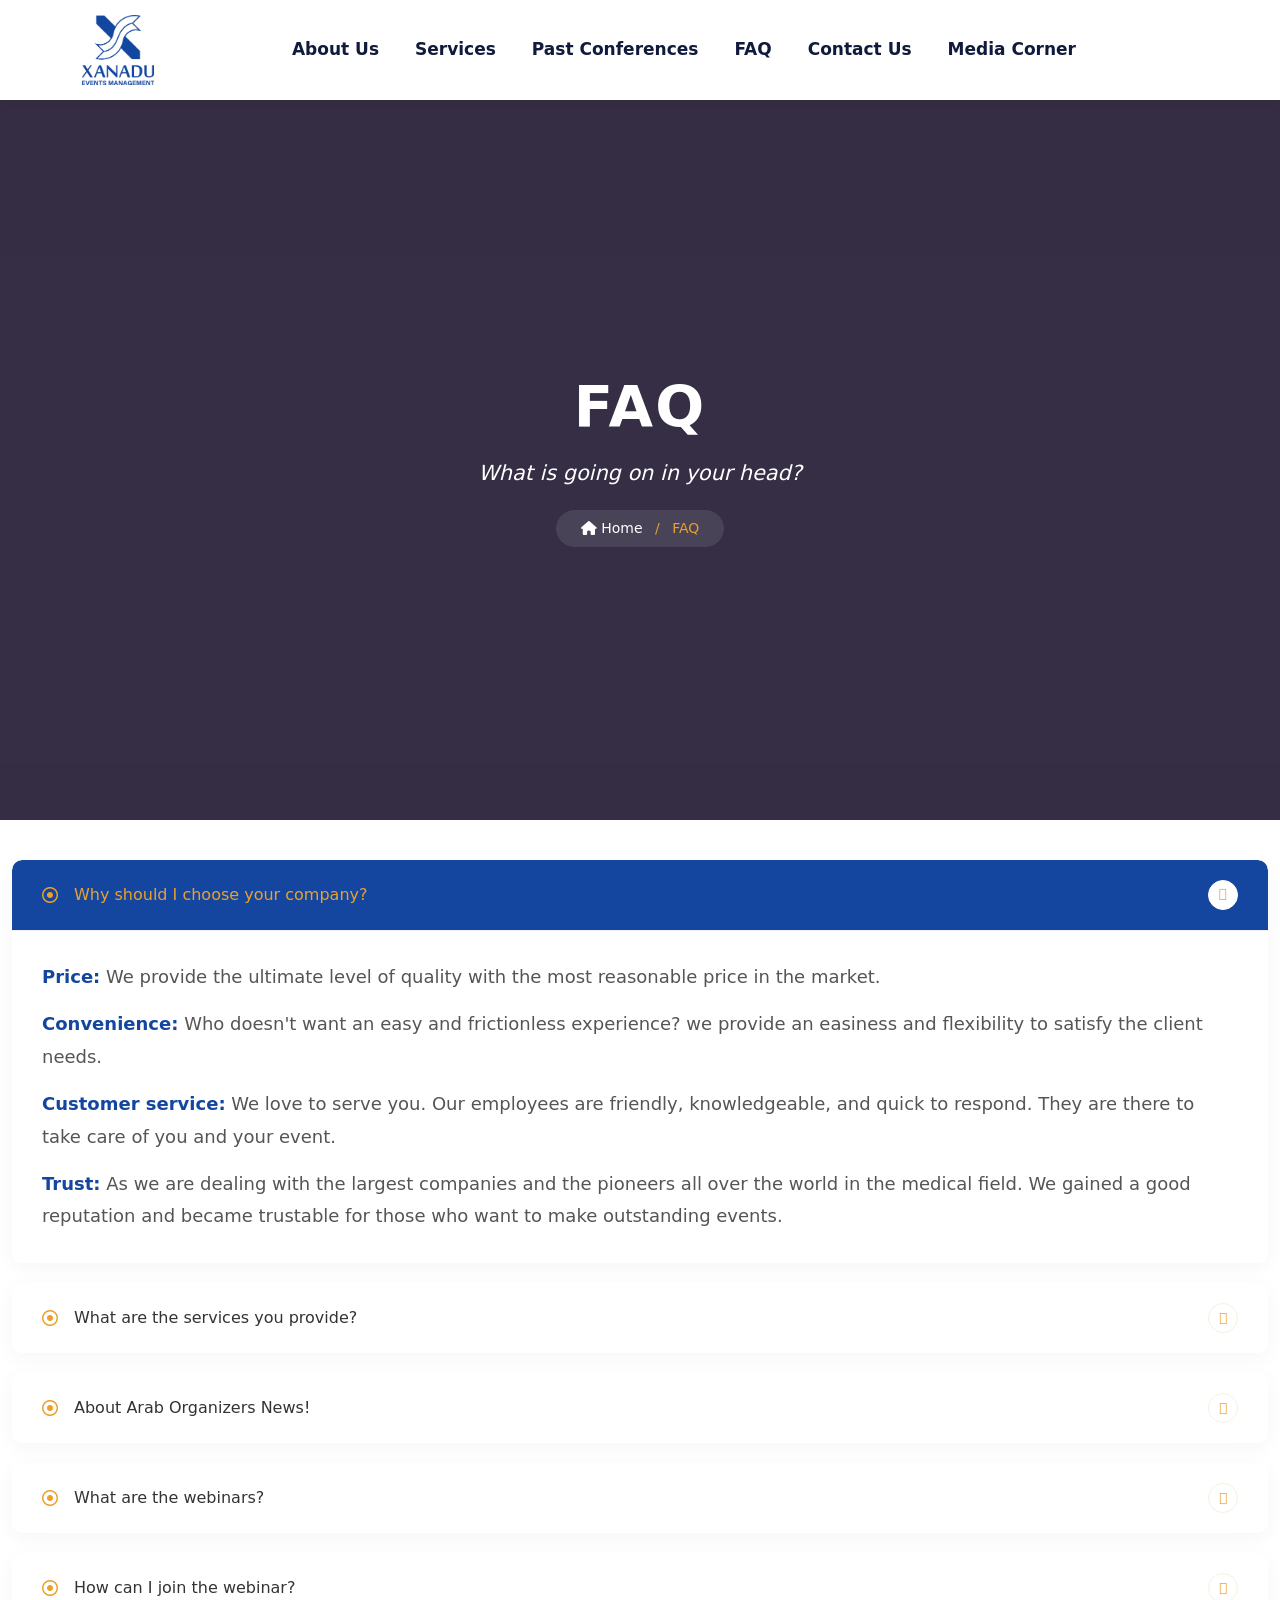
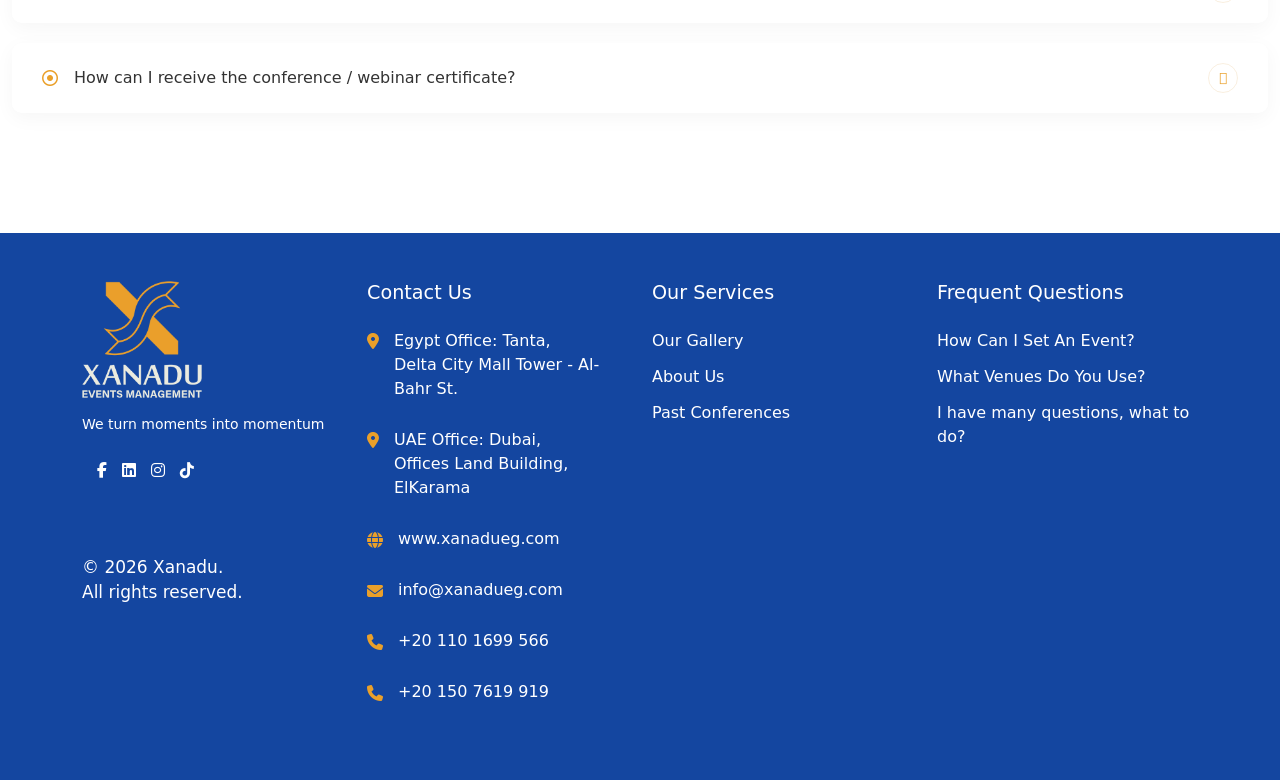
<file: FAQ.html>
<!doctype html>
<html lang="en">
  <head>
    <meta charset="UTF-8" />
    <meta name="viewport" content="width=device-width, initial-scale=1.0" />
    <title>Xanadu Events Management</title>
    <link rel="icon" type="image/x-icon" href="/assets/logo xanadu.avai" />
    <meta
      name="description"
      content="Xanadu Events Management is a leading event management company delivering world-class conferences, exhibitions, and corporate events across the Middle East and Africa. We offer a comprehensive range of services, including venue booking, rooms and flights booking, financial management, and more."
    />

    <!-- keywords -->
    <meta
      name="keywords"
      content="Xanadu Events Management, conference management, event management, exhibition management, corporate events, Middle East, Africa, venue booking, rooms and flights booking, financial management, and more."
    />

    <!-- Bootstrap 5 CSS -->
    <link
      href="https://cdn.jsdelivr.net/npm/bootstrap@5.3.2/dist/css/bootstrap.min.css"
      rel="stylesheet"
    />

    <!-- Font Awesome for Icons -->
    <link
      rel="stylesheet"
      href="https://cdnjs.cloudflare.com/ajax/libs/font-awesome/6.4.2/css/all.min.css"
    />

    <!-- AOS Animation CSS -->
    <link href="https://unpkg.com/aos@2.3.1/dist/aos.css" rel="stylesheet" />

    <!-- Swiper CSS -->
    <link
      rel="stylesheet"
      href="https://cdn.jsdelivr.net/npm/swiper@11/swiper-bundle.min.css"
    />

    <!-- Google Fonts -->
    <link
      href="https://fonts.googleapis.com/css2?family=Playfair+Display:ital,wght@0,400;0,600;0,700;1,400&family=Poppins:wght@300;400;500;600;700&display=swap"
      rel="stylesheet"
    />

    <!-- ========================================== -->
    <!-- بداية ملف الـ CSS (يمكنك نقله لملف style.css) -->
    <link rel="stylesheet" href="style.css" />
    <!-- ========================================== -->
  </head>
  <body>
    <!-- Navbar -->
    <nav class="navbar navbar-expand-lg sticky-top">
      <div class="container">
        <a class="navbar-brand" href="index.html">
          <!-- Placeholder for Logo -->
          <img src="assets/xanadu-Logo2.avai" alt="Arab Organizers Logo" />
        </a>
        <button
          class="navbar-toggler"
          type="button"
          data-bs-toggle="collapse"
          data-bs-target="#navbarNav"
        >
          <span class="navbar-toggler-icon"></span>
        </button>
        <div class="collapse navbar-collapse" id="navbarNav">
          <ul class="navbar-nav mx-auto">
            <li class="nav-item">
              <a class="nav-link" href="about.html">About Us</a>
            </li>
            <li class="nav-item">
              <a class="nav-link" href="services.html">Services</a>
            </li>
            <li class="nav-item">
              <a class="nav-link" href="past-conferences.html"
                >Past Conferences</a
              >
            </li>
            <li class="nav-item">
              <a class="nav-link" href="FAQ.html">FAQ</a>
            </li>
            <li class="nav-item">
              <a class="nav-link" href="contact.html">Contact Us</a>
            </li>
            <li class="nav-item">
              <a class="nav-link" href="media-corner.html">Media Corner</a>
            </li>
          </ul>
        </div>
      </div>
    </nav>

    <!-- Page Header (Hero) -->
    <div class="page-header">
      <div class="bg-img"></div>
      <div class="overlay"></div>
      <div class="content text-center text-white w-100 px-3">
        <h1 class="mb-3 serif-font" data-aos="zoom-in" data-aos-duration="1000">
          FAQ
        </h1>
        <p class="mb-0" data-aos="fade-up" data-aos-delay="200">
          What is going on in your head?
        </p>
        <div class="breadcrumbs" data-aos="fade-up" data-aos-delay="400">
          <a
            href="index.html"
            style="text-decoration: none; color: white"
            ><i class="fas fa-home"></i> Home</a
          >
          <span class="mx-2">/</span>
          <span>FAQ</span>
        </div>
      </div>
    </div>

    <!-- FAQ Main Section -->
    <section class="faq-section">
      <div class="container faq-container">
        <div class="accordion" id="faqAccordion">
          <!-- FAQ Item 1 -->
          <div class="accordion-item" data-aos="fade-up" data-aos-delay="100">
            <h2 class="accordion-header" id="headingOne">
              <button
                class="accordion-button"
                type="button"
                data-bs-toggle="collapse"
                data-bs-target="#collapseOne"
                aria-expanded="true"
                aria-controls="collapseOne"
              >
                <i
                  class="far fa-dot-circle me-3"
                  style="color: var(--primary-gold)"
                ></i>
                Why should I choose your company?
              </button>
            </h2>
            <div
              id="collapseOne"
              class="accordion-collapse collapse show"
              aria-labelledby="headingOne"
              data-bs-parent="#faqAccordion"
            >
              <div class="accordion-body">
                <p>
                  <strong>Price:</strong> We provide the ultimate level of
                  quality with the most reasonable price in the market.
                </p>
                <p>
                  <strong>Convenience:</strong> Who doesn't want an easy and
                  frictionless experience? we provide an easiness and
                  flexibility to satisfy the client needs.
                </p>
                <p>
                  <strong>Customer service:</strong> We love to serve you. Our
                  employees are friendly, knowledgeable, and quick to respond.
                  They are there to take care of you and your event.
                </p>
                <p>
                  <strong>Trust:</strong> As we are dealing with the largest
                  companies and the pioneers all over the world in the medical
                  field. We gained a good reputation and became trustable for
                  those who want to make outstanding events.
                </p>
              </div>
            </div>
          </div>

          <!-- FAQ Item 2 -->
          <div class="accordion-item" data-aos="fade-up" data-aos-delay="200">
            <h2 class="accordion-header" id="headingTwo">
              <button
                class="accordion-button collapsed"
                type="button"
                data-bs-toggle="collapse"
                data-bs-target="#collapseTwo"
                aria-expanded="false"
                aria-controls="collapseTwo"
              >
                <i
                  class="far fa-dot-circle me-3"
                  style="color: var(--primary-gold)"
                ></i>
                What are the services you provide?
              </button>
            </h2>
            <div
              id="collapseTwo"
              class="accordion-collapse collapse"
              aria-labelledby="headingTwo"
              data-bs-parent="#faqAccordion"
            >
              <div class="accordion-body d-flex align-items-center">
                We provide an extensive list of services , check them out
                <a href="services.html" class="btn-read-more-faq">Read More</a>
              </div>
            </div>
          </div>

          <!-- FAQ Item 3 -->
          <div class="accordion-item" data-aos="fade-up" data-aos-delay="300">
            <h2 class="accordion-header" id="headingThree">
              <button
                class="accordion-button collapsed"
                type="button"
                data-bs-toggle="collapse"
                data-bs-target="#collapseThree"
                aria-expanded="false"
                aria-controls="collapseThree"
              >
                <i
                  class="far fa-dot-circle me-3"
                  style="color: var(--primary-gold)"
                ></i>
                About Arab Organizers News!
              </button>
            </h2>
            <div
              id="collapseThree"
              class="accordion-collapse collapse"
              aria-labelledby="headingThree"
              data-bs-parent="#faqAccordion"
            >
              <div class="accordion-body">
                <p>
                  We are seeking to provide the most recent news, information
                  and knowledge related to the medical field.
                </p>
              </div>
            </div>
          </div>

          <!-- FAQ Item 4 -->
          <div class="accordion-item" data-aos="fade-up" data-aos-delay="400">
            <h2 class="accordion-header" id="headingFour">
              <button
                class="accordion-button collapsed"
                type="button"
                data-bs-toggle="collapse"
                data-bs-target="#collapseFour"
                aria-expanded="false"
                aria-controls="collapseFour"
              >
                <i
                  class="far fa-dot-circle me-3"
                  style="color: var(--primary-gold)"
                ></i>
                What are the webinars?
              </button>
            </h2>
            <div
              id="collapseFour"
              class="accordion-collapse collapse"
              aria-labelledby="headingFour"
              data-bs-parent="#faqAccordion"
            >
              <div class="accordion-body">
                <p>
                  A webinar is an online event that is hosted by an Arab
                  Organizers and broadcast to a group of individuals through
                  their computers via the internet.
                </p>
              </div>
            </div>
          </div>

          <!-- FAQ Item 5 -->
          <div class="accordion-item" data-aos="fade-up" data-aos-delay="500">
            <h2 class="accordion-header" id="headingFive">
              <button
                class="accordion-button collapsed"
                type="button"
                data-bs-toggle="collapse"
                data-bs-target="#collapseFive"
                aria-expanded="false"
                aria-controls="collapseFive"
              >
                <i
                  class="far fa-dot-circle me-3"
                  style="color: var(--primary-gold)"
                ></i>
                How can I join the webinar?
              </button>
            </h2>
            <div
              id="collapseFive"
              class="accordion-collapse collapse"
              aria-labelledby="headingFive"
              data-bs-parent="#faqAccordion"
            >
              <div class="accordion-body">
                <p>
                  All you have to do is just follow our website for the newest
                  announced webinars and submit your registration and an email
                  will be sent to you through your email, contains all the
                  details about the webinar.
                </p>
              </div>
            </div>
          </div>

          <!-- FAQ Item 6 -->
          <div class="accordion-item" data-aos="fade-up" data-aos-delay="600">
            <h2 class="accordion-header" id="headingSix">
              <button
                class="accordion-button collapsed"
                type="button"
                data-bs-toggle="collapse"
                data-bs-target="#collapseSix"
                aria-expanded="false"
                aria-controls="collapseSix"
              >
                <i
                  class="far fa-dot-circle me-3"
                  style="color: var(--primary-gold)"
                ></i>
                How can I receive the conference / webinar certificate?
              </button>
            </h2>
            <div
              id="collapseSix"
              class="accordion-collapse collapse"
              aria-labelledby="headingSix"
              data-bs-parent="#faqAccordion"
            >
              <div class="accordion-body">
                <p>
                  After the registration process you will receive an email
                  contains a qr-code and conference / webinar information.
                </p>
                <p>
                  When the conference is finished, printing certificate will be
                  available through the conference page on our website all you
                  have to do is to scan your QR-Code through our website.
                  Congratulations you got your certificate &lt;3.
                </p>
              </div>
            </div>
          </div>
        </div>
      </div>
    </section>

    <!-- Footer -->

    <footer class="footer pt-5 pb-4">
      <div class="container">
        <div class="row align-items-start">
          <!-- Column 1: Logo, Text, Socials & Copyright -->
          <div class="col-lg-3 col-md-6 mb-lg-5 mb-3 d-flex flex-column h-100">
            <div>
              <img
                src="assets/xanadu-Logo.avai"
                alt="Logo"
                class="footer-logo mb-3"
                style="max-width: 120px"
              />
              <p
                class="mb-4"
                style="font-size: 14px; max-width: 250px; color: white"
              >
                We turn moments into momentum
              </p>
              <!-- Social Icons -->
              <div class="footer-social d-flex mb-lg-5">
                <a href="https://www.facebook.com/Xanadu.event"
                  ><i class="fab fa-facebook-f" style="color: white"></i
                ></a>
                <a href="#"
                  ><i class="fab fa-linkedin" style="color: white"></i
                ></a>
                <a href="#"
                  ><i class="fab fa-instagram" style="color: white"></i
                ></a>
                <a href="#"
                  ><i class="fab fa-tiktok" style="color: white"></i
                ></a>
              </div>
            </div>
            <!-- Copyright stays at bottom -->
            <div class="mt-auto pt-4">
              <p class="mb-0" style="font-size: 17px; color: white">
                © 2026 Xanadu.<br />All rights reserved.
              </p>
            </div>
          </div>

          <!-- Column 2: Contact Us -->
          <div class="col-lg-3 col-md-6 mb-4">
            <h4>Contact Us</h4>
            <ul class="footer-links footer-contact flex-column">
              <li class="d-flex align-items-start">
                <i class="fas fa-map-marker-alt mt-1"></i>
                <span
                  >Egypt Office: Tanta,<br />
                  Delta City Mall Tower - Al-Bahr St.</span
                >
              </li>
              <li class="d-flex align-items-start">
                <i class="fas fa-map-marker-alt mt-1"></i>
                <span
                  >UAE Office: Dubai,<br />
                  Offices Land Building, ElKarama</span
                >
              </li>
              <li><i class="fas fa-globe"></i> www.xanadueg.com</li>
              <li><i class="fas fa-envelope"></i> info@xanadueg.com</li>
              <li><i class="fas fa-phone"></i> +20 110 1699 566</li>
              <li><i class="fas fa-phone"></i> +20 150 7619 919</li>
            </ul>
          </div>

          <!-- Column 3: Our Services -->
          <div class="footer-services col-lg-3 col-md-6 mb-4">
            <h4>Our Services</h4>
            <ul class="footer-links">
              <li><a href="media-corner.html">Our Gallery</a></li>
              <li><a href="about.html">About Us</a></li>
              <li><a href="past-conferences.html">Past Conferences</a></li>
            </ul>
          </div>

          <!-- Column 4: Frequent Questions -->
          <div class="footer-faq col-lg-3 col-md-6 mb-4">
            <h4>Frequent Questions</h4>
            <ul class="footer-links">
              <li><a href="FAQ.html">How Can I Set An Event?</a></li>
              <li><a href="FAQ.html">What Venues Do You Use?</a></li>
              <li><a href="FAQ.html">I have many questions, what to do?</a></li>
            </ul>
          </div>
        </div>
      </div>
    </footer>

    <!-- Scroll to Top Button -->
    <a href="#" class="scroll-top" id="scrollTop">
      <i class="fas fa-chevron-up"></i>
    </a>

    <!-- Bootstrap & Scripts -->
    <script src="https://cdn.jsdelivr.net/npm/bootstrap@5.3.2/dist/js/bootstrap.bundle.min.js"></script>
    <script src="https://unpkg.com/aos@2.3.1/dist/aos.js"></script>

    <script>
      // 1. Initialize AOS Animations
      AOS.init({
        duration: 800,
        once: true,
        offset: 80,
      });

      // 2. Scroll to Top Button Logic
      const scrollTopBtn = document.getElementById("scrollTop");
      window.addEventListener("scroll", () => {
        if (window.pageYOffset > 300) {
          scrollTopBtn.classList.add("show");
        } else {
          scrollTopBtn.classList.remove("show");
        }
      });

      scrollTopBtn.addEventListener("click", (e) => {
        e.preventDefault();
        window.scrollTo({ top: 0, behavior: "smooth" });
      });
    </script>
  </body>
</html>
</file>
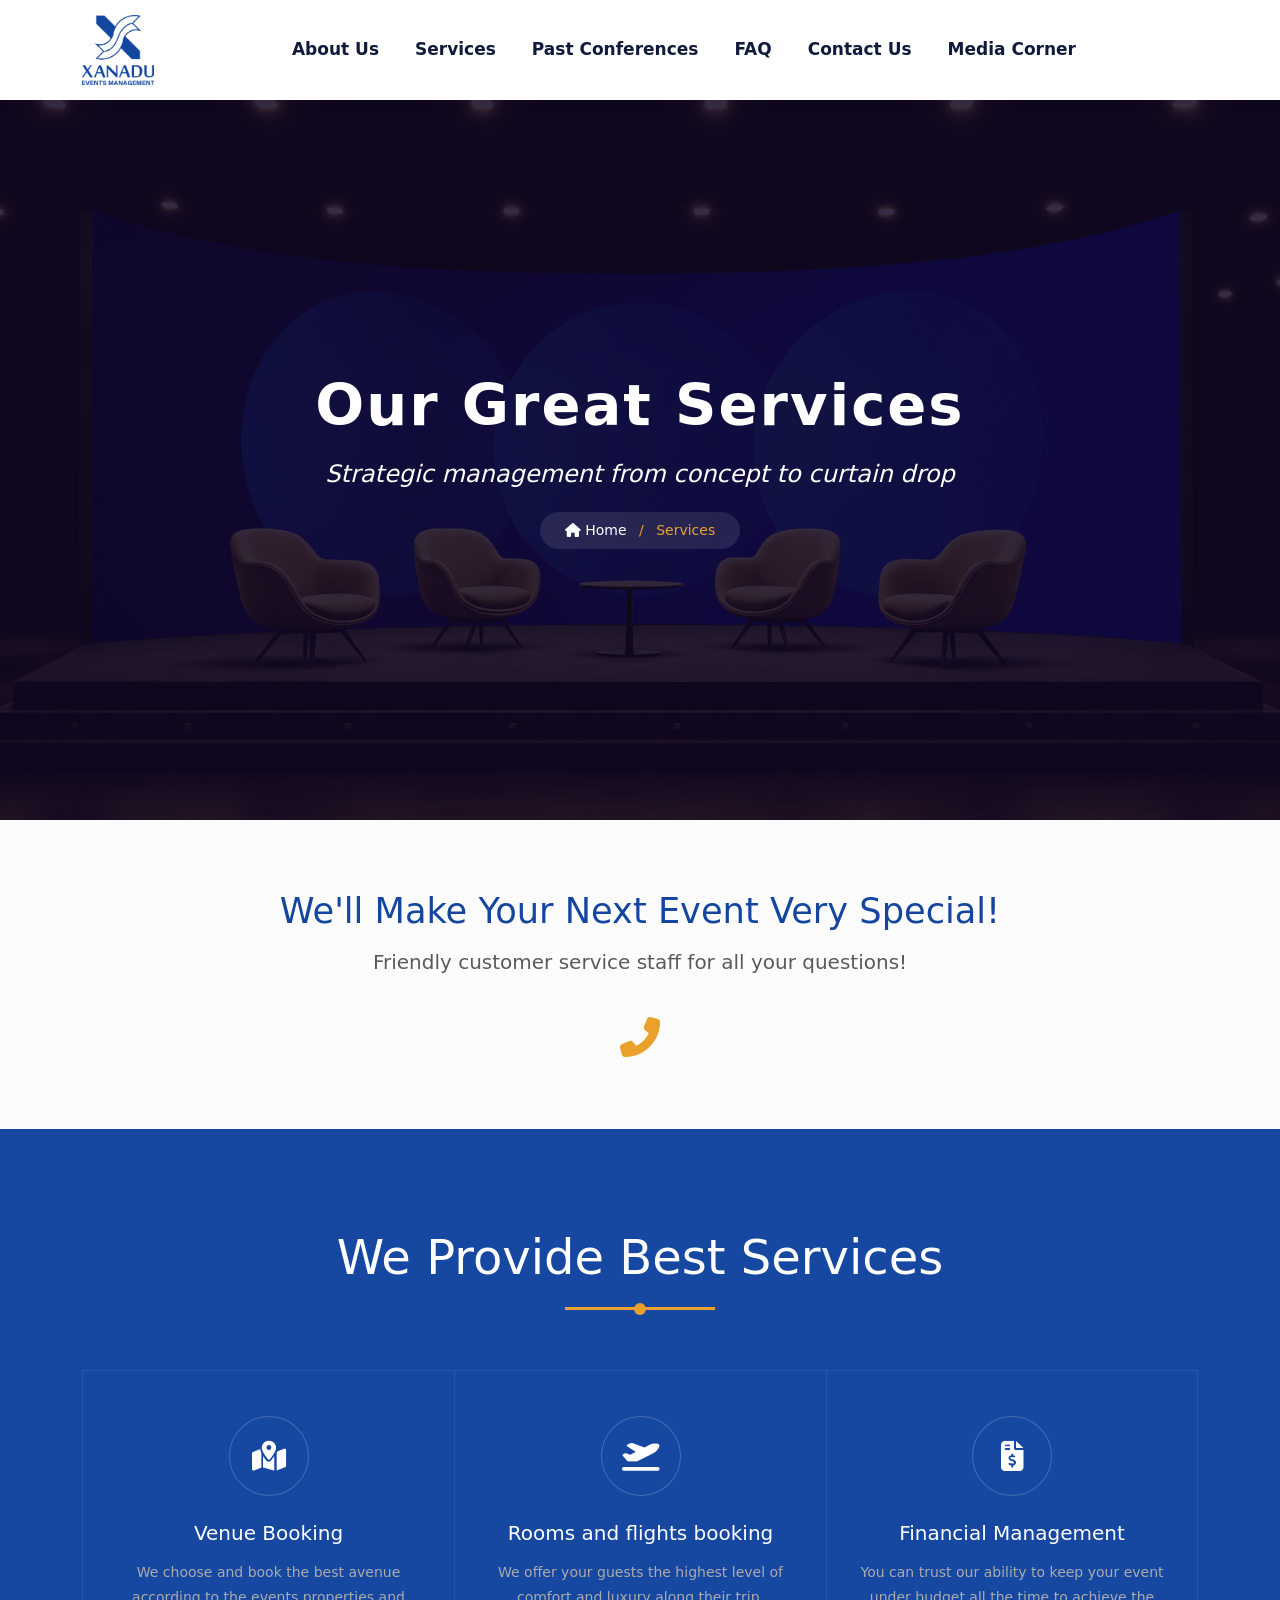
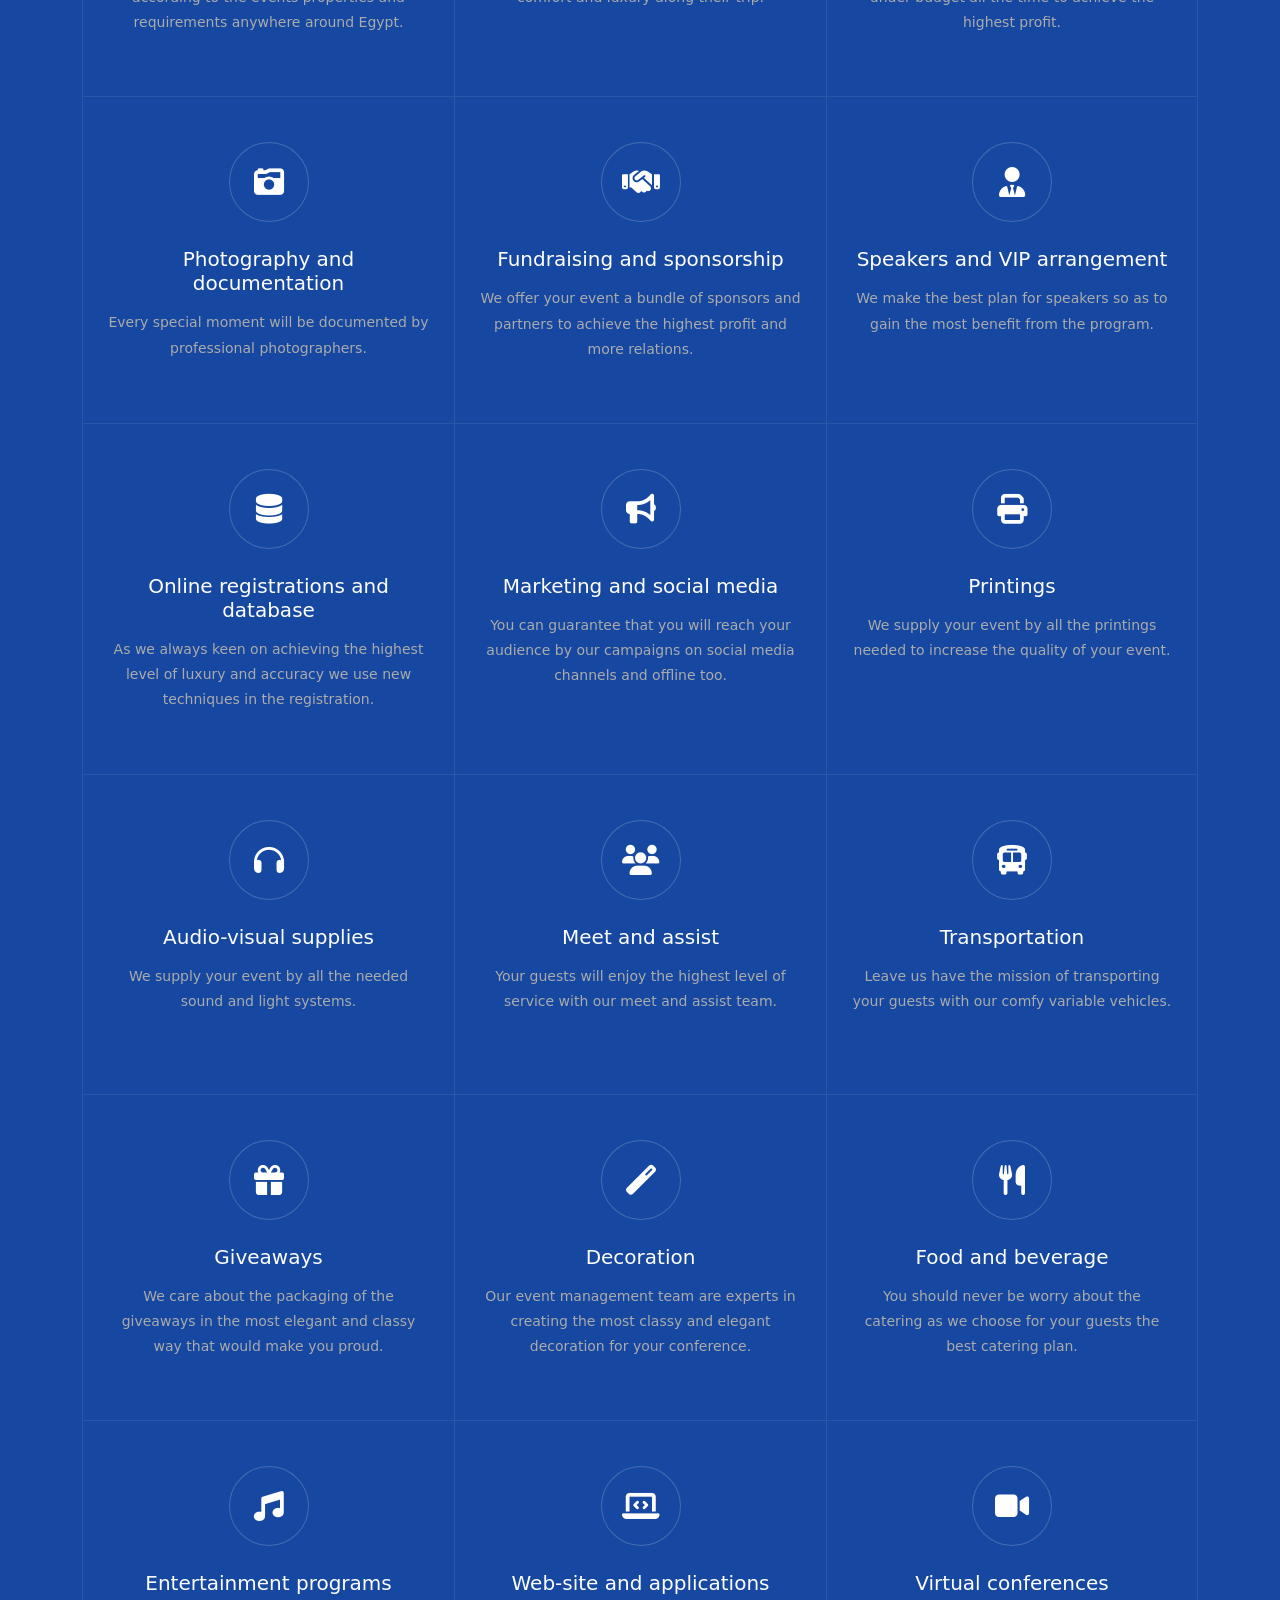
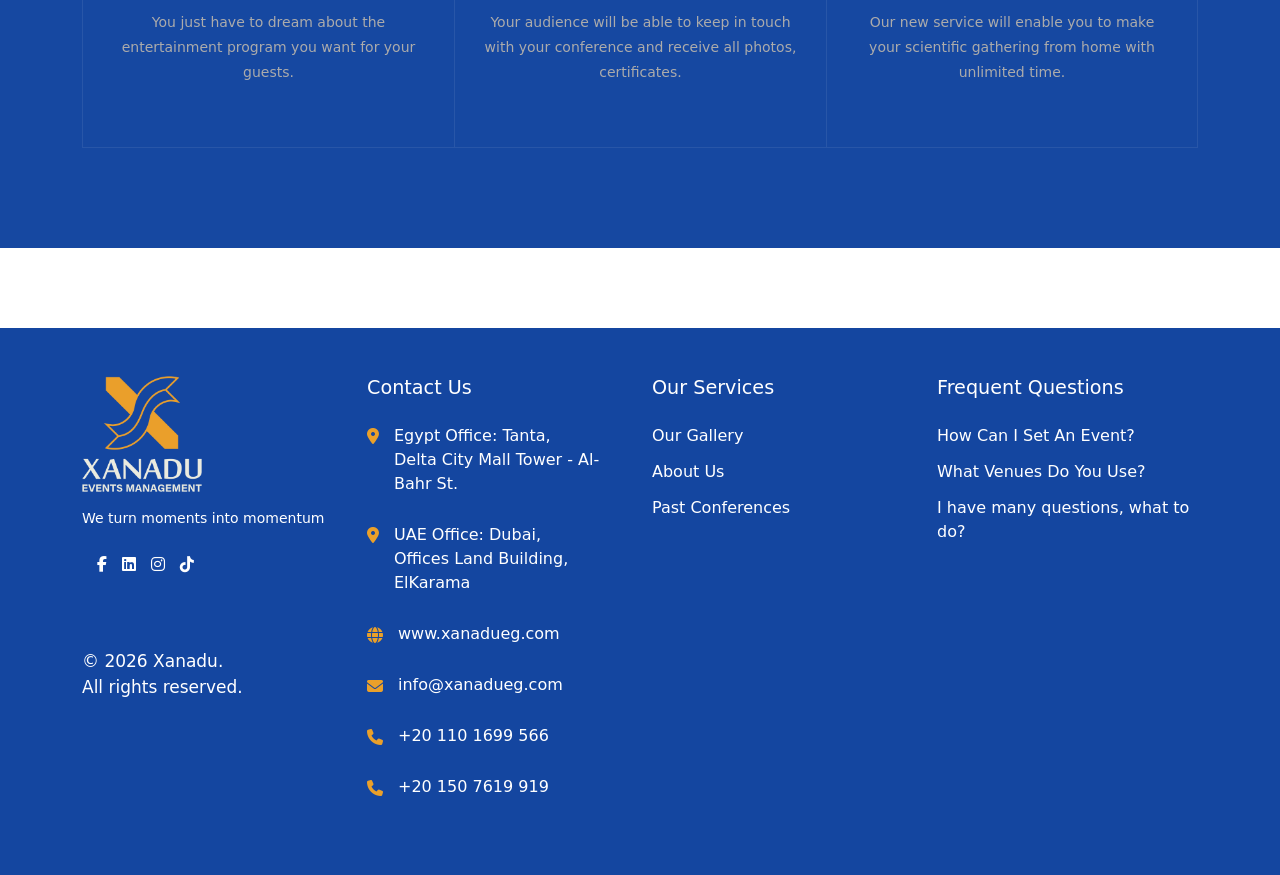
<file: services.html>
<!doctype html>
<html lang="en">
  <head>
    <meta charset="UTF-8" />
    <meta name="viewport" content="width=device-width, initial-scale=1.0" />
    <title>Xanadu Events Management</title>
    <link rel="icon" type="image/x-icon" href="/assets/logo xanadu.avai" />
    <meta
      name="description"
      content="Xanadu Events Management is a leading event management company delivering world-class conferences, exhibitions, and corporate events across the Middle East and Africa. We offer a comprehensive range of services, including venue booking, rooms and flights booking, financial management, and more."
    />

    <!-- keywords -->
    <meta
      name="keywords"
      content="Xanadu Events Management, conference management, event management, exhibition management, corporate events, Middle East, Africa, venue booking, rooms and flights booking, financial management, and more."
    />

    <!-- Bootstrap 5 CSS -->
    <link
      href="https://cdn.jsdelivr.net/npm/bootstrap@5.3.2/dist/css/bootstrap.min.css"
      rel="stylesheet"
    />

    <!-- Font Awesome for Icons -->
    <link
      rel="stylesheet"
      href="https://cdnjs.cloudflare.com/ajax/libs/font-awesome/6.4.2/css/all.min.css"
    />

    <!-- AOS Animation CSS -->
    <link href="https://unpkg.com/aos@2.3.1/dist/aos.css" rel="stylesheet" />

    <!-- Swiper CSS -->
    <link
      rel="stylesheet"
      href="https://cdn.jsdelivr.net/npm/swiper@11/swiper-bundle.min.css"
    />

    <!-- Google Fonts -->
    <link
      href="https://fonts.googleapis.com/css2?family=Playfair+Display:ital,wght@0,400;0,600;0,700;1,400&family=Poppins:wght@300;400;500;600;700&display=swap"
      rel="stylesheet"
    />

    <!-- ========================================== -->
    <!-- بداية ملف الـ CSS (يمكنك نقله لملف style.css) -->
    <link rel="stylesheet" href="style.css" />
    <!-- ========================================== -->
  </head>
  <body>
    <!-- Navbar -->
    <nav class="navbar navbar-expand-lg sticky-top">
      <div class="container">
        <a class="navbar-brand" href="index.html">
          <!-- Placeholder for Logo -->
          <img src="assets/xanadu-Logo2.avai" alt="Arab Organizers Logo" />
        </a>
        <button
          class="navbar-toggler"
          type="button"
          data-bs-toggle="collapse"
          data-bs-target="#navbarNav"
        >
          <span class="navbar-toggler-icon"></span>
        </button>
        <div class="collapse navbar-collapse" id="navbarNav">
          <ul class="navbar-nav mx-auto">
            <li class="nav-item">
              <a class="nav-link" href="about.html">About Us</a>
            </li>
            <li class="nav-item">
              <a class="nav-link" href="services.html">Services</a>
            </li>
            <li class="nav-item">
              <a class="nav-link" href="past-conferences.html"
                >Past Conferences</a
              >
            </li>
            <li class="nav-item">
              <a class="nav-link" href="FAQ.html">FAQ</a>
            </li>
            <li class="nav-item">
              <a class="nav-link" href="contact.html">Contact Us</a>
            </li>
            <li class="nav-item">
              <a class="nav-link" href="media-corner.html">Media Corner</a>
            </li>
          </ul>
        </div>
      </div>
    </nav>

    <!-- Page Header (Hero) -->
    <div class="page-header">
      <div class="services-bg-img"></div>
      <div class="overlay"></div>
      <div class="content text-center text-white w-100 px-3">
        <h1 class="mb-3" data-aos="zoom-in" data-aos-duration="1000">
          Our Great Services
        </h1>
        <p class="fs-4 mb-0" data-aos="fade-up" data-aos-delay="200">
          Strategic management from concept to curtain drop
        </p>
        <div class="breadcrumbs" data-aos="fade-up" data-aos-delay="400">
          <a
            href="index.html"
            style="text-decoration: none; color: white"
            ><i class="fas fa-home"></i> Home</a
          >
          <span class="mx-2">/</span>
          <span>Services</span>
        </div>
      </div>
    </div>

    <!-- Intro Text Section -->
    <section class="intro-services text-center">
      <div class="container">
        <h2 class="serif-font" data-aos="fade-up">
          We'll Make Your Next Event Very Special!
        </h2>
        <p class="text-muted fs-5" data-aos="fade-up" data-aos-delay="100">
          Friendly customer service staff for all your questions!
        </p>
        <a href="contact.html">
          <i
            class="fas fa-phone-alt fs-1 mt-4 phone-icon-animated"
            data-aos="zoom-in"
            data-aos-delay="200"
          ></i>
        </a>
      </div>
    </section>

    <!-- Full Services Grid -->
    <section class="services-grid-section">
      <div class="container">
        <h2 class="section-title serif-font" data-aos="fade-up">
          We Provide Best Services
        </h2>
        <div
          class="title-underline"
          data-aos="fade-up"
          data-aos-delay="100"
        ></div>

        <div class="swiper servicesSwiper mt-5">
          <div class="swiper-wrapper services-wrapper row g-0">
            <!-- Service 1 -->
            <div
              class="swiper-slide col-lg-4 col-md-6 grid-col"
              data-aos="fade-up"
              data-aos-delay="100"
            >
              <div class="service-item-box">
                <div class="service-icon-wrapper">
                  <i class="fas fa-map-marked-alt service-icon"></i>
                </div>
                <h4 class="serif-font">Venue Booking</h4>
                <p>
                  We choose and book the best avenue according to the events
                  properties and requirements anywhere around Egypt.
                </p>
              </div>
            </div>
            <!-- Service 2 -->
            <div
              class="swiper-slide col-lg-4 col-md-6 grid-col"
              data-aos="fade-up"
              data-aos-delay="200"
            >
              <div class="service-item-box">
                <div class="service-icon-wrapper">
                  <i class="fas fa-plane-departure service-icon"></i>
                </div>
                <h4 class="serif-font">Rooms and flights booking</h4>
                <p>
                  We offer your guests the highest level of comfort and luxury
                  along their trip.
                </p>
              </div>
            </div>
            <!-- Service 3 -->
            <div
              class="swiper-slide col-lg-4 col-md-6 grid-col"
              data-aos="fade-up"
              data-aos-delay="300"
            >
              <div class="service-item-box">
                <div class="service-icon-wrapper">
                  <i class="fas fa-file-invoice-dollar service-icon"></i>
                </div>
                <h4 class="serif-font">Financial Management</h4>
                <p>
                  You can trust our ability to keep your event under budget all
                  the time to achieve the highest profit.
                </p>
              </div>
            </div>
            <!-- Service 4 -->
            <div
              class="swiper-slide col-lg-4 col-md-6 grid-col"
              data-aos="fade-up"
              data-aos-delay="100"
            >
              <div class="service-item-box">
                <div class="service-icon-wrapper">
                  <i class="fas fa-camera-retro service-icon"></i>
                </div>
                <h4 class="serif-font">Photography and documentation</h4>
                <p>
                  Every special moment will be documented by professional
                  photographers.
                </p>
              </div>
            </div>
            <!-- Service 5 -->
            <div
              class="swiper-slide col-lg-4 col-md-6 grid-col"
              data-aos="fade-up"
              data-aos-delay="200"
            >
              <div class="service-item-box">
                <div class="service-icon-wrapper">
                  <i class="fas fa-handshake service-icon"></i>
                </div>
                <h4 class="serif-font">Fundraising and sponsorship</h4>
                <p>
                  We offer your event a bundle of sponsors and partners to
                  achieve the highest profit and more relations.
                </p>
              </div>
            </div>
            <!-- Service 6 -->
            <div
              class="swiper-slide col-lg-4 col-md-6 grid-col"
              data-aos="fade-up"
              data-aos-delay="300"
            >
              <div class="service-item-box">
                <div class="service-icon-wrapper">
                  <i class="fas fa-user-tie service-icon"></i>
                </div>
                <h4 class="serif-font">Speakers and VIP arrangement</h4>
                <p>
                  We make the best plan for speakers so as to gain the most
                  benefit from the program.
                </p>
              </div>
            </div>
            <!-- Service 7 -->
            <div
              class="swiper-slide col-lg-4 col-md-6 grid-col"
              data-aos="fade-up"
              data-aos-delay="100"
            >
              <div class="service-item-box">
                <div class="service-icon-wrapper">
                  <i class="fas fa-database service-icon"></i>
                </div>
                <h4 class="serif-font">Online registrations and database</h4>
                <p>
                  As we always keen on achieving the highest level of luxury and
                  accuracy we use new techniques in the registration.
                </p>
              </div>
            </div>
            <!-- Service 8 -->
            <div
              class="swiper-slide col-lg-4 col-md-6 grid-col"
              data-aos="fade-up"
              data-aos-delay="200"
            >
              <div class="service-item-box">
                <div class="service-icon-wrapper">
                  <i class="fas fa-bullhorn service-icon"></i>
                </div>
                <h4 class="serif-font">Marketing and social media</h4>
                <p>
                  You can guarantee that you will reach your audience by our
                  campaigns on social media channels and offline too.
                </p>
              </div>
            </div>
            <!-- Service 9 -->
            <div
              class="swiper-slide col-lg-4 col-md-6 grid-col"
              data-aos="fade-up"
              data-aos-delay="300"
            >
              <div class="service-item-box">
                <div class="service-icon-wrapper">
                  <i class="fas fa-print service-icon"></i>
                </div>
                <h4 class="serif-font">Printings</h4>
                <p>
                  We supply your event by all the printings needed to increase
                  the quality of your event.
                </p>
              </div>
            </div>
            <!-- Service 10 -->
            <div
              class="swiper-slide col-lg-4 col-md-6 grid-col"
              data-aos="fade-up"
              data-aos-delay="100"
            >
              <div class="service-item-box">
                <div class="service-icon-wrapper">
                  <i class="fas fa-headphones service-icon"></i>
                </div>
                <h4 class="serif-font">Audio-visual supplies</h4>
                <p>
                  We supply your event by all the needed sound and light
                  systems.
                </p>
              </div>
            </div>
            <!-- Service 11 -->
            <div
              class="swiper-slide col-lg-4 col-md-6 grid-col"
              data-aos="fade-up"
              data-aos-delay="200"
            >
              <div class="service-item-box">
                <div class="service-icon-wrapper">
                  <i class="fas fa-users service-icon"></i>
                </div>
                <h4 class="serif-font">Meet and assist</h4>
                <p>
                  Your guests will enjoy the highest level of service with our
                  meet and assist team.
                </p>
              </div>
            </div>
            <!-- Service 12 -->
            <div
              class="swiper-slide col-lg-4 col-md-6 grid-col"
              data-aos="fade-up"
              data-aos-delay="300"
            >
              <div class="service-item-box">
                <div class="service-icon-wrapper">
                  <i class="fas fa-bus service-icon"></i>
                </div>
                <h4 class="serif-font">Transportation</h4>
                <p>
                  Leave us have the mission of transporting your guests with our
                  comfy variable vehicles.
                </p>
              </div>
            </div>
            <!-- Service 13 -->
            <div
              class="swiper-slide col-lg-4 col-md-6 grid-col"
              data-aos="fade-up"
              data-aos-delay="100"
            >
              <div class="service-item-box">
                <div class="service-icon-wrapper">
                  <i class="fas fa-gift service-icon"></i>
                </div>
                <h4 class="serif-font">Giveaways</h4>
                <p>
                  We care about the packaging of the giveaways in the most
                  elegant and classy way that would make you proud.
                </p>
              </div>
            </div>
            <!-- Service 14 -->
            <div
              class="swiper-slide col-lg-4 col-md-6 grid-col"
              data-aos="fade-up"
              data-aos-delay="200"
            >
              <div class="service-item-box">
                <div class="service-icon-wrapper">
                  <i class="fas fa-magic service-icon"></i>
                </div>
                <h4 class="serif-font">Decoration</h4>
                <p>
                  Our event management team are experts in creating the most
                  classy and elegant decoration for your conference.
                </p>
              </div>
            </div>
            <!-- Service 15 -->
            <div
              class="swiper-slide col-lg-4 col-md-6 grid-col"
              data-aos="fade-up"
              data-aos-delay="300"
            >
              <div class="service-item-box">
                <div class="service-icon-wrapper">
                  <i class="fas fa-utensils service-icon"></i>
                </div>
                <h4 class="serif-font">Food and beverage</h4>
                <p>
                  You should never be worry about the catering as we choose for
                  your guests the best catering plan.
                </p>
              </div>
            </div>
            <!-- Service 16 -->
            <div
              class="swiper-slide col-lg-4 col-md-6 grid-col"
              data-aos="fade-up"
              data-aos-delay="100"
            >
              <div class="service-item-box">
                <div class="service-icon-wrapper">
                  <i class="fas fa-music service-icon"></i>
                </div>
                <h4 class="serif-font">Entertainment programs</h4>
                <p>
                  You just have to dream about the entertainment program you
                  want for your guests.
                </p>
              </div>
            </div>
            <!-- Service 17 -->
            <div
              class="swiper-slide col-lg-4 col-md-6 grid-col"
              data-aos="fade-up"
              data-aos-delay="200"
            >
              <div class="service-item-box">
                <div class="service-icon-wrapper">
                  <i class="fas fa-laptop-code service-icon"></i>
                </div>
                <h4 class="serif-font">Web-site and applications</h4>
                <p>
                  Your audience will be able to keep in touch with your
                  conference and receive all photos, certificates.
                </p>
              </div>
            </div>
            <!-- Service 18 -->
            <div
              class="swiper-slide col-lg-4 col-md-6 grid-col"
              data-aos="fade-up"
              data-aos-delay="300"
            >
              <div class="service-item-box">
                <div class="service-icon-wrapper">
                  <i class="fas fa-video service-icon"></i>
                </div>
                <h4 class="serif-font">Virtual conferences</h4>
                <p>
                  Our new service will enable you to make your scientific
                  gathering from home with unlimited time.
                </p>
              </div>
            </div>
          </div>
          <div class="swiper-pagination mt-4 position-relative"></div>
        </div>
      </div>
    </section>
    <section class="service-separator"></section>

    <!-- Footer -->
    <!-- <footer class="footer">
      <div class="container">
        <div class="row">
          <div class="col-lg-4 col-md-6 mb-4">
            <h4>Contact Us</h4>
            <ul class="footer-links footer-contact">
              <li>
                <i class="fas fa-map-marker-alt"></i>
                Egypt Office: Tanta, Delta City Mall Tower - Al-Bahr St.
              </li>
              <li>
                <i class="fas fa-map-marker-alt"></i>
                UAE Office: Dubai, Offices Land Building, ElKarama
              </li>
              <li><i class="fas fa-globe"></i> www.xanadueg.com</li>
              <li><i class="fas fa-envelope"></i> info@xanadueg.com</li>
              <li><i class="fas fa-phone"></i> +20 110 1699 566</li>
              <li><i class="fas fa-phone"></i> +20 150 7619 919</li>
            </ul>
          </div>
          <div class="col-lg-4 col-md-6 mb-4">
            <h4>Our Services</h4>
            <ul class="footer-links">
              <li><a href="media-corner.html">Our Gallery</a></li>
              <li><a href="about.html">About Us</a></li>
              <li><a href="conferences.html">Conferences</a></li>
            </ul>
          </div>
          <div class="col-lg-4 col-md-12 mb-4">
            <h4>Frequent Questions</h4>
            <ul class="footer-links">
              <li><a href="FAQ.html">How Can I Set An Event?</a></li>
              <li><a href="FAQ.html">What Venues Do You Use?</a></li>
              <li><a href="FAQ.html">I have many questions, what to do?</a></li>
            </ul>
          </div>
        </div>

        <div class="footer-bottom">
          <div class="d-flex align-items-center">
            <img src="assets/logo xanadu.avai" alt="Logo" class="me-3" />
            <p class="mb-0" style="max-width: 400px; font-size: 15px">
             We turn moments into momentum
            </p>
          </div>
          <div>
            <div class="footer-social text-end mb-2">
              <a href="#"><i class="fab fa-facebook-f"></i></a>
              <a href="#"><i class="fab fa-twitter"></i></a>
              <a href="#"><i class="fab fa-instagram"></i></a>
              <a href="#"><i class="fab fa-youtube"></i></a>
            </div>
            <p class="mb-0">
              © 2026 Xanadu. All rights reserved.
            </p>
          </div>
        </div>
      </div>
    </footer> -->

    <footer class="footer pt-5 pb-4">
      <div class="container">
        <div class="row align-items-start">
          <!-- Column 1: Logo, Text, Socials & Copyright -->
          <div class="col-lg-3 col-md-6 mb-lg-5 mb-3 d-flex flex-column h-100">
            <div>
              <img
                src="assets/xanadu-Logo.avai"
                alt="Logo"
                class="footer-logo mb-3"
                style="max-width: 120px"
              />
              <p
                class="mb-4"
                style="font-size: 14px; max-width: 250px; color: white"
              >
                We turn moments into momentum
              </p>
              <!-- Social Icons -->
              <div class="footer-social d-flex mb-lg-5">
                <a href="https://www.facebook.com/Xanadu.event"
                  ><i class="fab fa-facebook-f" style="color: white"></i
                ></a>
                <a href="#"
                  ><i class="fab fa-linkedin" style="color: white"></i
                ></a>
                <a href="#"
                  ><i class="fab fa-instagram" style="color: white"></i
                ></a>
                <a href="#"
                  ><i class="fab fa-tiktok" style="color: white"></i
                ></a>
              </div>
            </div>
            <!-- Copyright stays at bottom -->
            <div class="mt-auto pt-4">
              <p class="mb-0" style="font-size: 17px; color: white">
                © 2026 Xanadu.<br />All rights reserved.
              </p>
            </div>
          </div>

          <!-- Column 2: Contact Us -->
          <div class="col-lg-3 col-md-6 mb-4">
            <h4>Contact Us</h4>
            <ul class="footer-links footer-contact flex-column">
              <li class="d-flex align-items-start">
                <i class="fas fa-map-marker-alt mt-1"></i>
                <span
                  >Egypt Office: Tanta,<br />
                  Delta City Mall Tower - Al-Bahr St.</span
                >
              </li>
              <li class="d-flex align-items-start">
                <i class="fas fa-map-marker-alt mt-1"></i>
                <span
                  >UAE Office: Dubai,<br />
                  Offices Land Building, ElKarama</span
                >
              </li>
              <li><i class="fas fa-globe"></i> www.xanadueg.com</li>
              <li><i class="fas fa-envelope"></i> info@xanadueg.com</li>
              <li><i class="fas fa-phone"></i> +20 110 1699 566</li>
              <li><i class="fas fa-phone"></i> +20 150 7619 919</li>
            </ul>
          </div>

          <!-- Column 3: Our Services -->
          <div class="footer-services col-lg-3 col-md-6 mb-4">
            <h4>Our Services</h4>
            <ul class="footer-links">
              <li><a href="media-corner.html">Our Gallery</a></li>
              <li><a href="about.html">About Us</a></li>
              <li><a href="past-conferences.html">Past Conferences</a></li>
            </ul>
          </div>

          <!-- Column 4: Frequent Questions -->
          <div class="footer-faq col-lg-3 col-md-6 mb-4">
            <h4>Frequent Questions</h4>
            <ul class="footer-links">
              <li><a href="FAQ.html">How Can I Set An Event?</a></li>
              <li><a href="FAQ.html">What Venues Do You Use?</a></li>
              <li><a href="FAQ.html">I have many questions, what to do?</a></li>
            </ul>
          </div>
        </div>
      </div>
    </footer>

    <!-- Scroll to Top Button -->
    <a href="#" class="scroll-top" id="scrollTop">
      <i class="fas fa-chevron-up"></i>
    </a>

    <!-- Bootstrap & Scripts -->
    <script src="https://cdn.jsdelivr.net/npm/bootstrap@5.3.2/dist/js/bootstrap.bundle.min.js"></script>
    <script src="https://unpkg.com/aos@2.3.1/dist/aos.js"></script>
    <script src="https://cdn.jsdelivr.net/npm/swiper@11/swiper-bundle.min.js"></script>

    <script>
      // Initialize Swiper for Services Section (Mobile Only)
      new Swiper(".servicesSwiper", {
        slidesPerView: 1,
        spaceBetween: 20,
        loop: true,
        autoplay: {
          delay: 3000,
          disableOnInteraction: false,
        },
        pagination: {
          el: ".servicesSwiper .swiper-pagination",
          clickable: true,
        },
        breakpoints: {
          576: { slidesPerView: 2, spaceBetween: 30 },
          768: { enabled: false, slidesPerView: 3, spaceBetween: 0 },
        },
      });

      // 1. Initialize AOS Animations
      AOS.init({
        duration: 800,
        once: true,
        offset: 80,
      });

      // 2. Scroll to Top Button Logic
      const scrollTopBtn = document.getElementById("scrollTop");
      window.addEventListener("scroll", () => {
        if (window.pageYOffset > 300) {
          scrollTopBtn.classList.add("show");
        } else {
          scrollTopBtn.classList.remove("show");
        }
      });

      scrollTopBtn.addEventListener("click", (e) => {
        e.preventDefault();
        window.scrollTo({ top: 0, behavior: "smooth" });
      });
    </script>
  </body>
</html>
</file>
<file: style.css>
/* :root {
  --primary-red: #d32f2f;
  --primary-red-hover: #b71c1c;
  --dark-bg: #120923;
  --darker-bg: #0a0414;
  --text-gray: #6c757d;
  --primary-beige: #f9e49e;
  --primary-gold: #e2af64;
  --primary-navy: #1a203c;
  --primary-white: #ffffff;
} */
:root {
  --primary-red: #d32f2f;
  --primary-red-hover: #b71c1c;
  --dark-bg: #120923;
  --darker-bg: #0a0414;
  --text-gray: #6c757d;
  --primary-beige: #f9e49e;
  /* --primary-gold: #e2af64; */
  --primary-gold: #eaa02a;
  --primary-navy2: rgb(16, 26, 58);
  --primary-navy: #1446a0;
  --primary-white: #ffffff;
}

/* إصلاح مشكلة السكرول الجانبي في الموبايل */
html,
body {
  overflow-x: clip;
  width: 100%;
  margin: 0;
  padding: 0;
  position: relative;
}

body {
  /* font-family: "Poppins", sans-serif; */
  font-family: url("Xanadu_Fonts/Fontspring-DEMO-isidorasans-blackit.otf");
}

h1,
h2,
h3,
h4,
h5,
h6,
.serif-font {
  /* font-family: "Playfair Display", serif; */
  font-size: 3rem;
}
p {
  font-size: 18px;
}

@media (min-width: 1400px) {
  .container {
    max-width: 1550px;
  }
}

/* --- Top Bar --- */
.top-bar {
  background-color: var(--primary-red);
  font-size: 13px;
  padding: 8px 0;
}
.top-bar a {
  color: white;
  text-decoration: none;
  margin-left: 10px;
  transition: 0.3s;
}
.top-bar a:hover {
  color: #f8f9fa;
  opacity: 0.8;
}
.social-icons a {
  margin-left: 15px;
  font-size: 14px;
}

/* --- Navbar --- */
.navbar {
  box-shadow: 0 4px 10px rgba(0, 0, 0, 0.05);
  padding: 15px 0;
  background: var(--primary-white);
  transition: all 0.3s ease;
}
.navbar-brand {
  padding: 0;
}
.navbar-brand img {
  max-height: 70px;
}
.navbar-nav {
  /* gap: 20px; */
  padding: 10px 0;
}
.nav-link {
  font-weight: 600;
  font-size: 17px;
  color: var(--primary-navy2) !important;
  margin: 0 10px;
  text-transform: capitalize;
  transition: 0.3s;
}
.nav-link:hover,
.nav-link.active {
  color: var(--primary-gold) !important;
}
.search-btn {
  background-color: var(--primary-red);
  color: white;
  border: none;
  padding: 5px 12px;
  border-radius: 4px;
  transition: 0.3s;
}
.search-btn:hover {
  background-color: var(--primary-red-hover);
}
/* تعديل زر الهامبرغر في الموبايل */
.navbar-toggler {
  border: 2px solid rgb(19 70 159) !important;
  outline: none !important;
  font-size: 1rem;
}
.navbar-toggler .navbar-toggler-icon {
  background-image: url("data:image/svg+xml,%3csvg viewBox='0 0 30 30' xmlns='http://www.w3.org/2000/svg'%3e%3cpath stroke='rgba(19 70 159)' stroke-width='2' stroke-linecap='round' stroke-miterlimit='10' d='M4 7h22M4 15h22M4 23h22'/%3e%3c/svg%3e");
}

/* .navbar-toggler .navbar-toggler-icon {
  background-image: url("data:image/svg+xml,%3csvg xmlns='http://www.w3.org/2000/svg' viewBox='0 0 30 30'%3e%3cpath stroke='rgb(226 175 100)' stroke-linecap='round' stroke-miterlimit='10' stroke-width='2' d='M4 7h22M4 15h22M4 23h22'/%3e%3c/svg%3e");
} */

@media (max-width: 991.98px) {
  .navbar-brand img {
    max-height: 50px;
  }
  .nav-link {
    padding: 10px 0;
  }
  /* .nav-item {
    text-align: center;
  } */
}

/* --- Hero Section --- */
.hero-section {
  position: relative;
  height: 80vh;
  min-height: 500px;
}
.heroSwiper {
  width: 100%;
  height: 100%;
}
.heroSwiper .swiper-slide {
  position: relative;
  display: flex;
  align-items: center;
  overflow: hidden;
}

.hero-bg1,
.hero-bg2,
.hero-bg3 {
  position: absolute;
  top: 0;
  left: 0;
  width: 100%;
  height: 100%;
  background-size: cover;
  /* background-position: center -30rem; */
  background-repeat: no-repeat;
  transition: transform 7s linear;
  transform: scale(1);
  z-index: 0;
}
.hero-bg1 {
  background-position: center -30rem;
}
.hero-bg2 {
  background-position: center -35rem;
}
.hero-bg3 {
  background-position: center -10rem;
}

/* Responsive adjustments for Hero Section images and sizes */
@media (max-width: 1400px) {
  .hero-bg1 { background-position: center -20rem; }
  .hero-bg2 { background-position: center -25rem; }
  .hero-bg3 { background-position: center -5rem; }
}

@media (max-width: 1200px) {
  .hero-section { height: 70vh; min-height: 450px; }
  .hero-bg1 { background-position: center -15rem; }
  .hero-bg2 { background-position: center -20rem; }
  .hero-bg3 { background-position: center 0; }
}

@media (max-width: 991px) {
  .hero-section { height: 60vh; min-height: 400px; }
  .hero-bg1, .hero-bg2, .hero-bg3 {
    background-position: center;
  }
}

@media (max-width: 767px) {
  .hero-section { height: 50vh; min-height: 350px; }
  .hero-bg1, .hero-bg2, .hero-bg3 {
    background-position: center;
  }
}

@media (max-width: 576px) {
  .hero-section { height: 40vh; min-height: 300px; }
}

.swiper-slide-active .hero-bg1,
.swiper-slide-duplicate-active .hero-bg1 {
  transform: scale(1.15);
}

.swiper-slide-active .hero-bg2,
.swiper-slide-duplicate-active .hero-bg2 {
  transform: scale(1.15);
}

.swiper-slide-active .hero-bg3,
.swiper-slide-duplicate-active .hero-bg3 {
  transform: scale(1.15);
}

.hero-overlay {
  position: absolute;
  top: 0;
  left: 0;
  width: 100%;
  height: 100%;
  background: rgba(0, 0, 0, 0.55);
  z-index: 1;
}
.hero-content {
  position: relative;
  z-index: 2;
  color: white;
  max-width: 800px;
  padding: 0 15px; /* حماية للنصوص في الشاشات الصغيرة */
}

.hero-content h1,
.hero-content .subtitle-list,
.hero-content p,
.hero-content .btn-wrap {
  opacity: 0;
  transform: translateY(50px);
  transition:
    opacity 0.8s ease,
    transform 0.8s ease;
}

.swiper-slide-active .hero-content h1,
.swiper-slide-duplicate-active .hero-content h1 {
  opacity: 1;
  transform: translateY(0);
  transition-delay: 0.3s;
}
.swiper-slide-active .hero-content .subtitle-list,
.swiper-slide-duplicate-active .hero-content .subtitle-list {
  opacity: 1;
  transform: translateY(0);
  transition-delay: 0.5s;
}
.swiper-slide-active .hero-content p,
.swiper-slide-duplicate-active .hero-content p {
  opacity: 1;
  transform: translateY(0);
  transition-delay: 0.7s;
}
.swiper-slide-active .hero-content .btn-wrap,
.swiper-slide-duplicate-active .hero-content .btn-wrap {
  opacity: 1;
  transform: translateY(0);
  transition-delay: 0.9s;
}

.hero-content h1 {
  font-size: clamp(2.2rem, 5vw + 1rem, 4rem);
  font-weight: 700;
  line-height: 1.2;
  margin-bottom: clamp(10px, 2vw, 20px);
}

.hero-content .subtitle-list {
  font-size: clamp(0.9rem, 1.5vw + 0.5rem, 1.25rem) !important;
}

.hero-content p.lead {
  font-size: clamp(1rem, 1.5vw + 0.5rem, 1.25rem);
}

.hero-content .btn-custom,
.hero-content .btn-outline-custom {
  font-size: clamp(0.85rem, 1vw + 0.5rem, 1rem);
  padding: clamp(10px, 1.5vw, 15px) clamp(20px, 3vw, 35px);
}

/* Tablet & Mobile specific adjustments for text and buttons */
@media (max-width: 991px) {
  .hero-content h1 {
    font-size: 2.2rem;
  }
  .hero-content .subtitle-list {
    font-size: 1rem !important;
  }
  .hero-content p.lead {
    font-size: 1.1rem;
  }
  .hero-content .btn-custom,
  .hero-content .btn-outline-custom {
    font-size: 0.95rem;
    padding: 10px 25px;
  }
}

@media (max-width: 767px) {
  .hero-content h1 {
    font-size: 1.8rem;
  }
  .hero-content .subtitle-list {
    font-size: 0.9rem !important;
  }
  .hero-content p.lead {
    font-size: 1rem;
  }
  .hero-content .btn-custom,
  .hero-content .btn-outline-custom {
    font-size: 0.9rem;
    padding: 8px 20px;
  }
}

@media (max-width: 576px) {
  .hero-content h1 {
    font-size: 1.5rem;
  }
  .hero-content .subtitle-list {
    font-size: 0.85rem !important;
  }
  .hero-content p.lead {
    font-size: 0.9rem;
  }
  .hero-content .btn-custom,
  .hero-content .btn-outline-custom {
    font-size: 0.85rem;
    padding: 8px 15px;
  }
}
.btn-custom {
  background-color: var(--primary-navy);
  color: var(--primary-white);
  padding: 12px 30px;
  border-radius: 0;
  font-weight: 500;
  text-transform: uppercase;
  border: 2px solid var(--primary-navy);
  transition: all 0.3s ease;
}
.btn-custom:hover {
  background-color: var(--primary-white);
  color: var(--primary-navy);
}
.btn-outline-custom {
  background-color: transparent;
  color: white;
  padding: 12px 30px;
  border-radius: 0;
  font-weight: 500;
  text-transform: uppercase;
  border: 2px solid white;
  transition: all 0.3s ease;
}
.btn-outline-custom:hover {
  background-color: white;
  color: #333;
}

.heroSwiper .swiper-button-next::after,
.heroSwiper .swiper-button-prev::after {
  font-size: 24px;
  font-weight: bold;
}
.heroSwiper .swiper-button-next,
.heroSwiper .swiper-button-prev {
  color: white;
  background: rgba(255, 255, 255, 0.1);
  width: 50px;
  height: 50px;
  border-radius: 50%;
  transition: 0.3s;
}
.heroSwiper .swiper-button-next:hover,
.heroSwiper .swiper-button-prev:hover {
  background: var(--primary-gold);
}

/* --- About Section --- */
.about-section {
  padding: 100px 0;
  overflow: hidden;
}
.about-img-wrap {
  position: relative;
  min-height: 450px;
}
.about-img-wrap img {
  position: absolute;
  border: 8px solid white;
  box-shadow: 0 10px 30px rgba(0, 0, 0, 0.1);
  transition: transform 0.5s ease;
}
.about-img-wrap img:hover {
  transform: scale(1.03);
  z-index: 5;
}
.img-1 {
  top: 0;
  left: 0;
  width: 70%;
  z-index: 1;
}
.img-2 {
  bottom: 0;
  right: 0;
  width: 60%;
  z-index: 2;
}

.section-title {
  /* font-size: 2.5rem; */
  margin-bottom: 20px;
  color: #222;
}
.about-text {
  color: var(--text-gray);
  line-height: 1.8;
  margin-bottom: 30px;
}
.counter-box {
  margin-top: 40px;
}
.counter-num {
  font-size: 2.5rem;
  font-weight: 700;
  color: var(--primary-navy);
  /* font-family: "Poppins", sans-serif; */
  margin-bottom: 5px;
}
.counter-text {
  font-size: 14px;
  color: #555;
  font-weight: 500;
}
.about-section .counter-box .col-4 {
  text-align: center;
}

/* --- Services Section --- */
.services-section {
  background-color: var(--primary-navy);
  padding: 100px 0;
  color: white;
  overflow: hidden;
}
.services-section .section-title {
  color: white;
  text-align: center;
  margin-bottom: 60px;
}
.services-section .section-title::after {
  /* content: "﹋﹋﹋"; */
  display: block;
  color: var(--text-gray);
  font-size: 20px;
  letter-spacing: 5px;
  margin-top: 10px;
}

/* --- Events Section --- */
.events-section {
  padding: 100px 0;
  background-color: #fcfcfc;
  overflow: hidden;
}
.events-section .section-title {
  text-align: center;
  margin-bottom: 60px;
}
.events-section .section-title span {
  color: var(--primary-gold);
}
.events-section .section-title::after {
  /* content: "﹋﹋﹋"; */
  display: block;
  color: #ccc;
  font-size: 20px;
  letter-spacing: 5px;
  margin-top: 10px;
}
.event-card {
  border: none;
  border-radius: 0;
  box-shadow: 0 5px 20px rgba(0, 0, 0, 0.05);
  transition: transform 0.3s ease;
  background: white;
  height: 100%;
}
.event-card:hover {
  transform: translateY(-5px);
  box-shadow: 0 10px 30px rgba(0, 0, 0, 0.1);
}
.event-card img {
  border-radius: 0;
  height: 350px;
  object-fit: cover;
  width: 100%;
}
.event-card .card-body {
  padding: 30px;
}
.event-date {
  color: var(--primary-gold);
  font-weight: 700;
  font-size: 24px;
  line-height: 1;
  text-align: center;
  border-right: 1px solid #eee;
  padding-right: 15px;
  margin-right: 15px;
  min-width: 60px;
}
.event-date span {
  display: block;
  font-size: 12px;
  font-weight: 400;
  text-transform: uppercase;
}
.event-title {
  font-size: 1.1rem;
  font-weight: 600;
  margin-bottom: 10px;
  /* font-family: "Playfair Display", serif; */
}
.event-desc {
  font-size: 13px;
  color: var(--text-gray);
  margin-bottom: 15px;
}
.event-location {
  font-size: 12px;
  color: #888;
  margin-bottom: 20px;
}
.event-location i {
  color: var(--primary-gold);
  margin-right: 5px;
}
.btn-read-more {
  background-color: var(--primary-navy);
  color: white;
  padding: 8px 20px;
  font-size: 13px;
  border-radius: 4px;
  text-decoration: none;
  transition: 0.3s;
}
.btn-read-more:hover {
  background-color: var(--primary-gold);
  color: white;
}

/* --- Testimonial Section --- */
.testimonial-section {
  padding: 100px 0;
  background-color: #f9f9f9;
  overflow: hidden;
}
.testi-wrapper {
  position: relative;
  display: flex;
  align-items: center;
}
.testi-img {
  width: 50%;
}
.testi-img img {
  width: 100%;
  height: 500px;
  object-fit: cover;
}
.testi-content {
  /* background: linear-gradient(
    135deg,
    rgba(11, 59, 104, 0.5),
    rgba(15, 35, 54, 0.2)
  ); */
  background: linear-gradient(135deg, rgb(20 70 160), rgba(15, 35, 54, 0.2));
  backdrop-filter: blur(25px) saturate(200%);
  -webkit-backdrop-filter: blur(25px) saturate(200%);
  border: 1px solid rgba(255, 255, 255, 0.15);
  border-top: 1px solid rgba(255, 255, 255, 0.35);
  border-left: 1px solid rgba(255, 255, 255, 0.35);
  border-radius: 24px;
  /* background-color: rgba(26, 32, 60, 0.6);
  backdrop-filter: blur(30px);
  border-radius: 21px;
  -webkit-backdrop-filter: blur(12px);
  border: 1px solid rgba(255, 255, 255, 0.1); */
  color: white;
  padding: 40px;
  width: 55%;
  position: absolute;
  right: 0;
  box-shadow: -10px 10px 30px rgba(0, 0, 0, 0.1);
}
.testi-content h5 {
  color: var(--primary-gold);
  font-size: 12px;
  text-transform: uppercase;
  letter-spacing: 2px;
  margin-bottom: 10px;
}
.testi-content h2 {
  font-size: 2.5rem;
  margin-bottom: 30px;
}
.client-info {
  display: flex;
  align-items: center;
  margin-bottom: 30px;
  margin-right: 18rem;
}
.client-info img {
  width: 60px;
  height: 60px;
  border-radius: 50%;
  margin-right: 15px;
  border: 2px solid rgba(255, 255, 255, 0.2);
}
.client-info h6 {
  margin: 0;
  font-size: 16px;
}
.client-info p {
  margin: 0;
  font-size: 12px;
  color: #ccc;
}
.quote-text {
  font-style: italic;
  /* color: #ccc; */
  line-height: 1.8;
  border-left: 3px solid var(--primary-gold);
  padding-left: 20px;
  position: relative;
}
.quote-icon {
  position: absolute;
  right: 20px;
  bottom: -20px;
  font-size: 80px;
  color: rgba(255, 255, 255, 0.05);
  line-height: 1;
}

.testimonialSwiper {
  --swiper-pagination-color: var(--primary-gold);
  --swiper-pagination-bullet-inactive-color: #fff;
  --swiper-pagination-bullet-inactive-opacity: 0.5;
}

.testimonialSwiper .swiper-slide {
  align-items: start;
}

.eventsSwiper {
  --swiper-pagination-color: var(--primary-gold);
}

@media (max-width: 767px) {
  .client-info {
    margin-right: 5rem;
  }
  .testi-content h2 {
    font-size: 1.5rem;
    margin-bottom: 10px;
  }
  .testi-content {
    padding: 20px;
    width: 100%;
    position: absolute;
    right: 0;
    box-shadow: -10px 10px 30px rgba(0, 0, 0, 0.1);
  }
}

/* --- Clients Section --- */
.clients-section {
  padding: 80px 0;
  background-color: white;
  text-align: center;
  overflow: hidden;
}
.clients-section .section-title {
  margin-bottom: 40px;
}
.clients-section .section-title span {
  color: var(--primary-gold);
}
.clients-section .section-title::after {
  /* content: "﹋﹋﹋"; */
  display: block;
  color: #ccc;
  font-size: 20px;
  letter-spacing: 5px;
  margin-top: 10px;
}
.clientsSwiper {
  width: 100%;
  padding: 20px 0;
}
.clientsSwiper .swiper-wrapper {
  transition-timing-function: linear !important;
}
.swiper-slide {
  display: flex;
  align-items: center;
  justify-content: center;
  flex-direction: column;
}
.client-logo img {
  max-width: 150px;
  max-height: 80px;
  object-fit: contain;
  /* opacity: 0.6; */
  transition: 0.3s;
  cursor: grab;
  /* filter: grayscale(100%); */
}
.client-logo img:active {
  cursor: grabbing;
}
.client-logo img:hover {
  opacity: 1;
  filter: grayscale(0%);
  transform: scale(1.1);
}

/* --- Footer --- */
.footer {
  background-color: var(--primary-navy);
  color: #aaa;
  padding: 80px 0 30px;
  overflow: hidden;
}
.footer h4 {
  color: white;
  font-size: 1.2rem;
  margin-bottom: 25px;
  position: relative;
}

.footer-contact {
  display: flex;
  flex-wrap: wrap;
  gap: 15px;
}
.footer-contact li {
  margin-bottom: 15px;
  display: flex;
  word-break: break-word;
}
.footer-contact i {
  color: var(--primary-gold);
  margin-right: 15px;
  margin-top: 5px;
}
.footer-links {
  list-style: none;
  padding: 0;
}
.footer-links li {
  margin-bottom: 12px;
}
.footer-links a {
  color: #aaa;
  text-decoration: none;
  transition: 0.3s;
}
.footer-links a:hover {
  color: var(--primary-gold);
  padding-left: 5px;
}
.footer-bottom {
  border-top: 1px solid rgba(255, 255, 255, 0.05);
  margin-top: 50px;
  padding-top: 30px;
  display: flex;
  flex-wrap: wrap; /* السماح بالتفاف العناصر في الموبايل لمنع تجاوز العرض */
  justify-content: space-between;
  align-items: center;
  font-size: 13px;
  gap: 20px;
}
.footer-bottom img {
  max-width: 100px;
  height: auto;
}
.footer-social a {
  color: #aaa;
  margin-left: 15px;
  transition: 0.3s;
  display: inline-block;
}
.footer-social a:hover {
  color: var(--primary-gold);
}

.scroll-top {
  position: fixed;
  bottom: 30px;
  right: 30px;
  background: var(--primary-gold);
  color: white;
  width: 40px;
  height: 40px;
  display: flex;
  align-items: center;
  justify-content: center;
  border-radius: 4px;
  text-decoration: none;
  opacity: 0;
  transition: 0.3s;
  z-index: 999;
}
.scroll-top.show {
  opacity: 1;
}
.scroll-top:hover {
  /* background: var(--primary-navy); */
  color: var(--primary-navy);
}

/* ============================== */
/* Responsive Fixes & Mobile Mode */
/* ============================== */


@media (max-width: 767px) {
.footer-services,
.footer-faq {
  display: none;
}
.footer-logo {
  max-width: 23% !important;
}
}

@media (max-width: 991px) {
  .testi-wrapper {
    flex-direction: column;
  }
  .testi-img,
  .testi-content {
    width: 100%;
    position: relative;
  }
  .testi-img img {
    height: 300px;
  }
  .testi-content {
    padding: 40px;
  }
  /* Fluid typography now handles hero-content text sizes */
}

@media (max-width: 767px) {
  /* تعديلات الفوتر في الموبايل لمنع خروج العناصر عن الشاشة */
  .footer-bottom {
    flex-direction: column;
    text-align: center;
  }
  .footer-bottom .d-flex {
    flex-direction: column;
    text-align: center;
  }
  .footer-bottom img {
    margin: 0 0 15px 0 !important;
  }
  .footer-social {
    text-align: center !important;
    margin: 15px 0 10px 0;
  }
  .footer-social a {
    margin: 0 10px;
  }

  /* تعديلات قسم الأرقام */
  .counter-box .col-4 {
    width: 100%;
    margin-bottom: 30px;
  }
  .counter-box {
    text-align: center;
  }

  /* أزرار الهيرو سكشن لتلائم الشاشات الصغيرة */
  .hero-content .btn-wrap {
    display: flex;
    flex-direction: column;
    gap: 15px;
    align-items: center;
  }
  .hero-content .btn-custom,
  .hero-content .btn-outline-custom {
    margin: 0 !important;
    width: 100%;
    max-width: 300px;
  }

  .section-title {
    font-size: 2rem;
  }
}

/* ============================== */
/* Services Page */
/* ============================== */

/* --- Page Header Banner --- */
.page-header {
  position: relative;
  /* height: 75vh; */
  height: 80vh;
  min-height: 350px;
  display: flex;
  align-items: center;
  justify-content: center;
  overflow: hidden;
}
.page-header .services-bg-img {
  position: absolute;
  top: 0;
  left: 0;
  width: 100%;
  height: 100%;
  background-image: url("assets/service_bg.avai");
  background-size: cover;
  background-position: center;
  background-attachment: fixed;
  z-index: 0;
}
.page-header .overlay {
  position: absolute;
  top: 0;
  left: 0;
  width: 100%;
  height: 100%;
  background: rgba(18, 9, 35, 0.85); /* Darker overlay for text readability */
  z-index: 1;
}
.page-header .content {
  z-index: 2;
}
.page-header h1 {
  font-size: 3.6rem;
  font-weight: 700;
  letter-spacing: 2px;
}
.page-header p {
  color: var(--primary-gold);
  font-style: italic;
}
.breadcrumbs {
  margin-top: 20px;
  background: rgba(255, 255, 255, 0.1);
  display: inline-block;
  padding: 8px 25px;
  border-radius: 30px;
  font-size: 14px;
}
.breadcrumbs span {
  color: var(--primary-gold);
}

/* --- Intro Section --- */
.intro-services {
  padding: 70px 0;
  background-color: #fcfcfc;
}
.intro-services h2 {
  color: var(--primary-navy);
  font-size: 2.2rem;
  margin-bottom: 15px;
}
.phone-icon-animated {
  display: inline-block;
  animation: ringPhone 2s infinite ease-in-out;
  color: var(--primary-gold);
}

@keyframes ringPhone {
  0%,
  100% {
    transform: rotate(0);
  }
  10%,
  30%,
  50%,
  70%,
  90% {
    transform: rotate(-10deg);
  }
  20%,
  40%,
  60%,
  80% {
    transform: rotate(10deg);
  }
}

/* --- Full Services Grid Section --- */
.services-grid-section {
  background-color: var(--primary-navy);
  opacity: 0.99;
  padding: 100px 0;
  color: white;
}
.services-grid-section .section-title {
  color: white;
  text-align: center;
  margin-bottom: 20px;
}
.title-underline {
  width: 150px;
  height: 3px;
  background: var(--primary-gold);
  margin: 0 auto 60px auto;
  position: relative;
}
.title-underline::before {
  content: "";
  position: absolute;
  top: -4px;
  left: 50%;
  transform: translateX(-50%);
  width: 12px;
  height: 12px;
  background: var(--primary-gold);
  border-radius: 50%;
}

.service-item-box {
  padding: 45px 25px;
  text-align: center;
  border: 1px solid rgba(255, 255, 255, 0.08);
  transition: all 0.4s ease;
  height: 100%;
  background: transparent;
  position: relative;
  overflow: hidden;
}
.service-item-box::before {
  content: "";
  position: absolute;
  top: 0;
  left: 0;
  width: 100%;
  height: 0;
  background: rgba(226, 175, 100, 0.03); /* slight gold tint on hover */
  transition: all 0.4s ease;
  z-index: 0;
}
.service-item-box:hover::before {
  height: 100%;
}
.service-item-box:hover {
  transform: translateY(-8px);
  border-color: var(--primary-gold);
  box-shadow: 0 10px 30px rgba(0, 0, 0, 0.3);
}
.service-icon-wrapper {
  position: relative;
  z-index: 1;
  width: 80px;
  height: 80px;
  margin: 0 auto 25px;
  display: flex;
  align-items: center;
  justify-content: center;
  border: 1px solid rgba(255, 255, 255, 0.2);
  border-radius: 50px; /* Square with rounded corners like video */
  transform: rotate(45deg);
  transition: all 0.4s ease;
}
.service-item-box:hover .service-icon-wrapper {
  border-color: var(--primary-gold);
  background: var(--primary-gold);
}
.service-icon {
  font-size: 30px;
  color: white;
  transform: rotate(-45deg);
  transition: color 0.3s;
  margin: auto;
}
.service-item-box:hover .service-icon {
  color: var(--primary-navy);
}
.service-item-box h4 {
  font-size: 1.25rem;
  margin-bottom: 15px;
  position: relative;
  z-index: 1;
}
.service-item-box p {
  color: #aaa;
  font-size: 14px;
  line-height: 1.8;
  position: relative;
  z-index: 1;
}

/* Border Fixes for Grid visually connecting */
@media (min-width: 992px) {
  .grid-col:nth-child(3n + 1) .service-item-box,
  .grid-col:nth-child(3n + 2) .service-item-box {
    border-right: none;
  }
  .grid-col:not(:nth-last-child(-n + 3)) .service-item-box {
    border-bottom: none;
  }
}
@media (min-width: 768px) and (max-width: 991px) {
  .grid-col:nth-child(odd) .service-item-box {
    border-right: none;
  }
  .grid-col:not(:nth-last-child(-n + 2)) .service-item-box {
    border-bottom: none;
  }
}

/* ============================== */
/* About Page */
/* ============================== */

/* --- Page Header Banner --- */
/* .page-header {
  position: relative;
  height: 45vh;
  min-height: 350px;
  display: flex;
  align-items: center;
  justify-content: center;
  overflow: hidden;
} */
.page-header .about-bg-img {
  position: absolute;
  top: 0;
  left: 0;
  width: 100%;
  height: 100%;
  background-image: url("assets/about_bg.avai");
  background-size: cover;
  background-position: center;
  background-attachment: fixed;
  z-index: 0;
}
.page-header .overlay {
  position: absolute;
  top: 0;
  left: 0;
  width: 100%;
  height: 100%;
  background: rgba(18, 9, 35, 0.85);
  z-index: 1;
}
.page-header .content {
  z-index: 2;
}
/* .page-header h1 {
  font-size: 3.5rem;
  font-weight: 700;
  letter-spacing: 2px;
} */
.page-header p {
  color: var(--primary-white);
  font-size: 1.2rem;
}
.breadcrumbs {
  margin-top: 20px;
  background: rgba(255, 255, 255, 0.1);
  display: inline-block;
  padding: 8px 25px;
  border-radius: 30px;
  font-size: 14px;
}
.breadcrumbs span {
  color: var(--primary-gold);
}

/* --- About Tabs Section --- */
.about-intro-section {
  padding: 80px 0;
  background: #ffffff;
}
.section-subtitle {
  color: var(--primary-navy);
  font-size: 14px;
  text-transform: uppercase;
  letter-spacing: 2px;
  font-weight: 600;
  margin-bottom: 10px;
}
.about-intro-section h2 {
  font-size: 2.5rem;
  color: var(--primary-navy);
  margin-bottom: 40px;
}

.about-tabs {
  justify-content: center;
  border-bottom: none;
  margin-bottom: 40px;
  gap: 15px;
}
.about-tabs .nav-item {
  margin-bottom: 10px;
}
.about-tabs .nav-link {
  color: var(--primary-white) !important;
  background-color: var(--primary-navy);
  border: 1px solid #eee;
  padding: 12px 35px;
  font-weight: 600;
  font-size: 15px;
  transition: all 0.3s ease;
  box-shadow: 0 4px 6px rgba(0, 0, 0, 0.02);
}
.about-tabs .nav-link:hover {
  border-color: var(--primary-gold);
  color: var(--primary-gold);
}
.about-tabs .nav-link.active {
  background-color: var(--primary-gold);
  color: var(--primary-navy) !important;
  border-color: var(--primary-gold);
  box-shadow: 0 6px 15px rgba(211, 47, 47, 0.2);
}

.tab-pane-content {
  animation: fadeIn 0.5s ease-in-out;
}
@keyframes fadeIn {
  from {
    opacity: 0;
    transform: translateY(10px);
  }
  to {
    opacity: 1;
    transform: translateY(0);
  }
}

.about-text-content {
  font-size: 16px;
  line-height: 1.8;
  color: #555;
}
.about-text-content h4 {
  color: var(--primary-navy);
  margin-bottom: 20px;
  font-size: 1.5rem;
}
.mission-list {
  list-style: none;
  padding: 0;
  margin-top: 20px;
}
.mission-list li {
  margin-bottom: 15px;
  font-size: 15px;
  display: flex;
  flex-wrap: wrap;
  align-items: center;
}

.mission-list li i {
  color: var(--primary-gold);
  font-size: 18px;
  margin-right: 15px;
}
@media (min-width: 300px) and (max-width: 343px) {
  .mission-list li {
    font-size: 11px;
  }
}
@media (min-width: 344px) and (max-width: 388px) {
  .mission-list li {
    font-size: 13px;
  }
}
.about-image-wrapper {
  position: relative;
  overflow: hidden;
  border-radius: 8px;
  box-shadow: 0 10px 30px rgba(0, 0, 0, 0.1);
}
.about-image-wrapper img {
  width: 100%;
  transition: transform 0.5s ease;
}
.about-image-wrapper:hover img {
  transform: scale(1.05);
}

/* --- Counters Section --- */
.counters-section {
  background-color: var(--primary-navy);
  padding: 80px 0;
  color: white;
  text-align: center;
  border-top: 3px solid var(--primary-gold);
}
.counter-item {
  padding: 20px;
}
.counter-icon {
  font-size: 40px;
  color: white;
  margin-bottom: 15px;
  transition: transform 0.3s ease;
}
.counter-item:hover .counter-icon {
  transform: translateY(-10px);
  color: var(--primary-gold);
}
.counter-number {
  font-size: 3rem;
  font-weight: 700;
  /* font-family: "Poppins", sans-serif; */
  margin-bottom: 5px;
}
.counter-title {
  font-size: 13px;
  text-transform: uppercase;
  letter-spacing: 1px;
  color: #aaa;
}

/* --- Working Process Section --- */
.process-section {
  padding: 100px 0;
  background-color: #fcfcfc;
  text-align: center;
}
.process-title {
  font-size: 2.5rem;
  color: var(--primary-navy);
  margin-bottom: 60px;
}
.process-item {
  margin-bottom: 40px;
  transition: transform 0.3s ease;
}
.process-item:hover {
  transform: translateY(-10px);
}
.process-icon-box {
  width: 110px;
  height: 110px;
  border: 2px solid var(--primary-gold);
  border-radius: 50%;
  display: flex;
  align-items: center;
  justify-content: center;
  margin: 0 auto 25px;
  font-size: 35px;
  color: var(--primary-gold);
  background: white;
  transition: all 0.4s ease;
  position: relative;
}
.process-icon-box::after {
  content: "";
  position: absolute;
  top: -8px;
  left: -8px;
  right: -8px;
  bottom: -8px;
  border: 1px solid rgba(211, 47, 47, 0.2);
  border-radius: 50%;
  transition: all 0.4s ease;
}
.process-item:hover .process-icon-box {
  background: var(--primary-gold);
  color: var(--primary-navy);
  border: 2px solid var(--primary-navy);
  box-shadow: 0 10px 20px rgb(26, 32, 60, 0.3);
}
.process-item:hover .process-icon-box::after {
  transform: scale(1.1);
  border-color: transparent;
}
.process-item p {
  font-size: 15px;
  color: #444;
  font-weight: 500;
  max-width: 200px;
  margin: 0 auto;
}
.btn-outline-dark-custom {
  border: 1px solid #333;
  color: #333;
  padding: 12px 35px;
  font-weight: 500;
  border-radius: 0;
  margin-top: 30px;
  transition: all 0.3s;
}
.btn-outline-dark-custom:hover {
  background: var(--primary-navy);
  color: white;
  border-color: var(--primary-navy);
}

/* ============================== */
/* Contact Page */
/* ============================== */

/* --- Page Header Banner --- */
/* .page-header {
  position: relative;
  height: 45vh;
  min-height: 350px;
  display: flex;
  align-items: center;
  justify-content: center;
  overflow: hidden;
} */
.page-header .bg-img {
  position: absolute;
  top: 0;
  left: 0;
  width: 100%;
  height: 100%;
  background-image: url("https://images.unsplash.com/photo-1511578314322-379afb476865?ixlib=rb-4.0.3&auto=format&fit=crop&w=1920&q=80");
  background-size: cover;
  background-position: center;
  background-attachment: fixed;
  z-index: 0;
}
.page-header .overlay {
  position: absolute;
  top: 0;
  left: 0;
  width: 100%;
  height: 100%;
  background: rgba(18, 9, 35, 0.85);
  z-index: 1;
}
.page-header .content {
  z-index: 2;
}
/* .page-header h1 {
  font-size: 3.5rem;
  font-weight: 700;
  letter-spacing: 2px;
} */
.page-header p {
  color: var(--primary-white);
  font-size: 1.2rem;
}
.breadcrumbs {
  margin-top: 20px;
  background: rgba(255, 255, 255, 0.1);
  display: inline-block;
  padding: 8px 25px;
  border-radius: 30px;
  font-size: 14px;
}
.breadcrumbs span {
  color: var(--primary-gold);
}

/* --- Contact Main Section --- */
.contact-main {
  padding: 100px 0 80px;
  background: #ffffff;
}
.contact-main .subtitle {
  color: var(--primary-gold);
  font-size: 13px;
  font-weight: 600;
  letter-spacing: 2px;
  text-transform: uppercase;
  margin-bottom: 10px;
}
.contact-main h2 {
  font-size: 3rem;
  color: var(--primary-navy);
  margin-bottom: 20px;
}
.contact-main p {
  color: var(--text-gray);
  line-height: 1.8;
  font-size: 15px;
  max-width: 700px;
}

.view-events-btn {
  display: inline-block;
  border: 1px solid #ddd;
  color: var(--primary-navy);
  padding: 12px 35px;
  font-weight: 600;
  border-radius: 4px;
  text-decoration: none;
  transition: all 0.3s ease;
}
.view-events-btn:hover {
  background: var(--primary-gold);
  color: white;
  border-color: var(--primary-gold);
  transform: translateY(-3px);
  box-shadow: 0 5px 15px rgba(226, 175, 100, 0.2);
}

.contact-details-row {
  margin-top: 80px;
}
.contact-info-block {
  display: flex;
  align-items: center;
  /* justify-content: center; */

  padding: 20px;
  transition: transform 0.3s ease;
}
.contact-info-block:hover {
  transform: translateY(-5px);
}
.contact-info-icon {
  font-size: 45px;
  color: var(--primary-gold);
  margin-right: 25px;
  transition: color 0.3s;
}
.contact-info-block:hover .contact-info-icon {
  color: var(--primary-navy);
}
.contact-info-text h4 {
  font-size: 1.5rem;
  color: var(--primary-navy);
  margin-bottom: 5px;
}
.contact-info-text p {
  margin: 0;
  color: #666;
  font-size: 15px;
  line-height: 1.6;
}

/* --- CTA Red Banner --- */
.cta-banner {
  background-color: var(--primary-gold);
  padding: 40px 0;
  color: white;
}
.cta-banner .cta-content {
  display: flex;
  align-items: center;
}
.cta-banner-icon {
  font-size: 35px;
  margin-right: 20px;
}
.cta-banner h4 {
  /* font-family: "Poppins", sans-serif; */
  font-size: 1.25rem;
  font-weight: 500;
  margin: 0;
}
.faq-btn {
  display: inline-block;
  border: 2px solid white;
  color: white;
  padding: 10px 40px;
  font-weight: 600;
  border-radius: 4px;
  text-decoration: none;
  transition: 0.3s;
}
.faq-btn:hover {
  background-color: white;
  color: var(--primary-gold);
  transform: translateY(-2px);
}

/* --- Footer --- */
.footer {
  background-color: var(--primary-navy);
  color: #aaa;
  padding: 80px 0 30px;
  overflow: hidden;
}
.footer h4 {
  color: white;
  font-size: 1.2rem;
  margin-bottom: 25px;
  position: relative;
}
.footer-contact li {
  margin-bottom: 15px;
  display: flex;
  word-break: break-word;
}
.footer-contact i {
  color: var(--primary-gold);
  margin-right: 15px;
  margin-top: 5px;
}
.footer-links {
  list-style: none;
  padding: 0;
}
.footer-links li {
  margin-bottom: 12px;
}
.footer-links a {
  color: #aaa;
  text-decoration: none;
  transition: 0.3s;
}
.footer-links a:hover {
  color: var(--primary-gold);
  padding-left: 5px;
}
.footer-bottom {
  border-top: 1px solid rgba(255, 255, 255, 0.05);
  margin-top: 50px;
  padding-top: 30px;
  display: flex;
  flex-wrap: wrap;
  justify-content: space-between;
  align-items: center;
  font-size: 13px;
  gap: 20px;
}
.footer-social a {
  color: #aaa;
  margin-left: 15px;
  transition: 0.3s;
  display: inline-block;
}
.footer-social a:hover {
  color: var(--primary-gold);
}

.scroll-top {
  position: fixed;
  bottom: 30px;
  right: 30px;
  background: var(--primary-gold);
  color: white;
  width: 40px;
  height: 40px;
  display: flex;
  align-items: center;
  justify-content: center;
  border-radius: 4px;
  text-decoration: none;
  opacity: 0;
  transition: 0.3s;
  z-index: 999;
}
.scroll-top.show {
  opacity: 1;
}
.scroll-top:hover {
  color: var(--primary-navy);
}

/* Responsive Adjustments */
@media (max-width: 767px) {
  .page-header h1 {
    font-size: 2.2rem;
  }
  .contact-main h2 {
    font-size: 2.5rem;
  }
  .view-events-btn {
    margin-top: 20px;
  }
  .contact-info-block {
    justify-content: flex-start;
    padding: 15px 0;
  }
  .cta-banner .cta-content {
    flex-direction: column;
    text-align: center;
    margin-bottom: 20px;
  }
  .cta-banner-icon {
    margin-right: 0;
    margin-bottom: 15px;
  }
  .footer-bottom {
    flex-direction: column;
    text-align: center;
  }
  .footer-bottom .d-flex {
    flex-direction: column;
    text-align: center;
  }
}

/* ============================== */
/* FAQ Page */
/* ============================== */

/* --- Page Header Banner --- */
/* .page-header {
  position: relative;
  height: 45vh;
  min-height: 350px;
  display: flex;
  align-items: center;
  justify-content: center;
  overflow: hidden;
} */
.page-header .bg-img {
  position: absolute;
  top: 0;
  left: 0;
  width: 100%;
  height: 100%;
  background-image: url("https://images.unsplash.com/photo-1511578314322-379afb476865?ixlib=rb-4.0.3&auto=format&fit=crop&w=1920&q=80");
  background-size: cover;
  background-position: center;
  background-attachment: fixed;
  z-index: 0;
}
.page-header .overlay {
  position: absolute;
  top: 0;
  left: 0;
  width: 100%;
  height: 100%;
  background: rgba(18, 9, 35, 0.85);
  z-index: 1;
}
.page-header .content {
  z-index: 2;
}
/* .page-header h1 {
  font-size: 4rem;
  font-weight: 700;
  letter-spacing: 2px;
} */
.page-header p {
  color: var(--primary-white);
  font-size: 1.3rem;
}
.breadcrumbs {
  margin-top: 20px;
  background: rgba(255, 255, 255, 0.1);
  display: inline-block;
  padding: 8px 25px;
  border-radius: 30px;
  font-size: 14px;
}
.breadcrumbs span {
  color: var(--primary-gold);
}

/* --- FAQ Section --- */
.faq-section {
  padding: 40px 0 100px;
}
.faq-container {
  max-width: 1322px;
  margin: 0 auto;
}

.accordion-item {
  border: none;
  margin-bottom: 20px;
  border-radius: 10px !important;
  box-shadow: 0 5px 20px rgba(0, 0, 0, 0.04);
  overflow: hidden;
  background-color: transparent;
}
.accordion-button {
  /* font-family: "Poppins", sans-serif; */
  font-weight: 500;
  font-size: 16px;
  color: #333;
  background-color: #fff;
  padding: 20px 30px;
  box-shadow: none !important;
  border-radius: 10px !important;
  transition: all 0.3s ease;
}

/* Hover State for Accordion Button */
.accordion-button:hover {
  color: var(--primary-gold);
}

/* Active State for Accordion Button */
.accordion-button:not(.collapsed) {
  background-color: var(--primary-navy);
  color: var(--primary-gold);
  border-bottom-left-radius: 0 !important;
  border-bottom-right-radius: 0 !important;
}

/* Custom Plus/Minus Icon */
.accordion-button::after {
  /* font-family: "Font Awesome 6 Free"; */
  font-weight: 900;
  content: "\f067"; /* Plus icon */
  background-image: none;
  color: var(--primary-gold);
  font-size: 13px;
  border: 1px solid rgba(226, 175, 100, 0.2);
  border-radius: 50%;
  width: 30px;
  height: 30px;
  display: flex;
  align-items: center;
  justify-content: center;
  transition: all 0.4s ease;
}
.accordion-button:not(.collapsed)::after {
  content: "\f068"; /* Minus icon */
  color: var(--primary-gold);
  background-color: #fff;
  background-image: none;
  border-color: #fff;
  transform: rotate(180deg);
}

/* Accordion Body Styling */
.accordion-body {
  background-color: #fff;
  padding: 30px;
  color: #555;
  font-size: 15px;
  line-height: 1.8;
  border-top: 1px solid #f1f1f1;
}
.accordion-body p {
  margin-bottom: 15px;
}
.accordion-body p strong {
  color: var(--primary-navy);
  font-weight: 600;
}
.accordion-body p:last-child {
  margin-bottom: 0;
}

/* Custom Button in FAQ */
.btn-read-more-faq {
  display: inline-block;
  background-color: var(--primary-gold);
  color: white;
  padding: 6px 20px;
  border-radius: 4px;
  font-size: 13px;
  text-decoration: none;
  transition: 0.3s;
  margin-left: 10px;
}
.btn-read-more-faq:hover {
  background-color: var(--primary-navy);
  color: white;
}

/* --- Footer --- */
.footer {
  background-color: var(--primary-navy);
  color: #aaa;
  padding: 80px 0 30px;
  overflow: hidden;
}
.footer h4 {
  color: white;
  font-size: 1.2rem;
  margin-bottom: 25px;
  position: relative;
}
.footer-contact li {
  margin-bottom: 15px;
  display: flex;
  word-break: break-word;
}
.footer-contact i {
  color: var(--primary-gold);
  margin-right: 15px;
  margin-top: 5px;
}
.footer-links {
  list-style: none;
  padding: 0;
}
.footer-links li {
  margin-bottom: 12px;
}
.footer-links a {
  color: #aaa;
  text-decoration: none;
  transition: 0.3s;
}
.footer-links a:hover {
  color: var(--primary-gold);
  padding-left: 5px;
}
.footer-bottom {
  border-top: 1px solid rgba(255, 255, 255, 0.05);
  margin-top: 50px;
  padding-top: 30px;
  display: flex;
  flex-wrap: wrap;
  justify-content: space-between;
  align-items: center;
  font-size: 13px;
  gap: 20px;
}
.footer-social a {
  color: #aaa;
  margin-left: 15px;
  transition: 0.3s;
  display: inline-block;
}
.footer-social a:hover {
  color: var(--primary-gold);
}

.scroll-top {
  position: fixed;
  bottom: 30px;
  right: 30px;
  background: var(--primary-gold);
  color: white;
  width: 40px;
  height: 40px;
  display: flex;
  align-items: center;
  justify-content: center;
  border-radius: 4px;
  text-decoration: none;
  opacity: 0;
  transition: 0.3s;
  z-index: 999;
}
.scroll-top.show {
  opacity: 1;
}
.scroll-top:hover {
  color: var(--primary-navy);
}

/* Responsive Adjustments */
@media (max-width: 767px) {
  .page-header h1 {
    font-size: 2.5rem;
  }
  .page-header p {
    font-size: 1.1rem;
  }
  .footer-bottom {
    flex-direction: column;
    text-align: center;
  }
  .footer-bottom .d-flex {
    flex-direction: column;
    text-align: center;
  }
  .accordion-button {
    padding: 15px 20px;
    font-size: 14px;
  }
}

/* ============================== */
/* Media Corner Page */
/* ============================== */

/* --- Page Header Banner --- */
/* .page-header {
  position: relative;
  height: 45vh;
  min-height: 350px;
  display: flex;
  align-items: center;
  justify-content: center;
  overflow: hidden;
} */
.page-header .bg-img {
  position: absolute;
  top: 0;
  left: 0;
  width: 100%;
  height: 100%;
  background-image: url("https://images.unsplash.com/photo-1511578314322-379afb476865?ixlib=rb-4.0.3&auto=format&fit=crop&w=1920&q=80");
  background-size: cover;
  background-position: center;
  background-attachment: fixed;
  z-index: 0;
}
.page-header .overlay {
  position: absolute;
  top: 0;
  left: 0;
  width: 100%;
  height: 100%;
  background: rgba(18, 9, 35, 0.85);
  z-index: 1;
}
.page-header .content {
  z-index: 2;
}
/* .page-header h1 {
  font-size: 4rem;
  font-weight: 700;
  letter-spacing: 2px;
} */
.page-header p {
  color: var(--primary-white);
  font-size: 1.3rem;
}
.breadcrumbs {
  margin-top: 20px;
  background: rgba(255, 255, 255, 0.1);
  display: inline-block;
  padding: 8px 25px;
  border-radius: 30px;
  font-size: 14px;
}
.breadcrumbs span {
  color: var(--primary-gold);
}

/* --- Gallery / Media Corner Section --- */
.gallery-section {
  padding: 80px 0 100px;
  background-color: #ffffff;
}
.gallery-item {
  position: relative;
  overflow: hidden;
  display: block;
  border-radius: 4px;
  box-shadow: 0 5px 15px rgba(0, 0, 0, 0.05);
  margin-bottom: 24px;
  background: #000;
}
.gallery-item img {
  width: 100%;
  /* height: 280px; */
  object-fit: cover;
  transition: transform 0.5s ease;
  display: block;
}
.gallery-overlay {
  position: absolute;
  top: 0;
  left: 0;
  width: 100%;
  height: 100%;
  background: rgba(226, 175, 100, 0.85); /* The Red Hover Effect */
  display: flex;
  align-items: center;
  justify-content: center;
  opacity: 0;
  visibility: hidden;
  transition: all 0.4s ease;
  z-index: 2;
}
.gallery-overlay i {
  color: white;
  font-size: 35px;
  transform: scale(0); /* Start scaled down */
  transition: transform 0.4s cubic-bezier(0.175, 0.885, 0.32, 1.275);
}

/* Hover States */
.gallery-item:hover img {
  transform: scale(1.1);
  opacity: 0.8;
}
.gallery-item:hover .gallery-overlay {
  opacity: 1;
  visibility: visible;
}
.gallery-item:hover .gallery-overlay i {
  transform: scale(1); /* Bounce in */
}

/* --- Footer --- */
.footer {
  background-color: var(--primary-navy);
  color: #aaa;
  padding: 80px 0 30px;
  overflow: hidden;
}
.footer h4 {
  color: white;
  font-size: 1.2rem;
  margin-bottom: 25px;
  position: relative;
}
.footer-contact li {
  margin-bottom: 15px;
  display: flex;
  word-break: break-word;
}
.footer-contact i {
  color: var(--primary-gold);
  margin-right: 15px;
  margin-top: 5px;
}
.footer-links {
  list-style: none;
  padding: 0;
}
.footer-links li {
  margin-bottom: 12px;
}
.footer-links a {
  color: #aaa;
  text-decoration: none;
  transition: 0.3s;
}
.footer-links a:hover {
  color: var(--primary-gold);
  padding-left: 5px;
}
.footer-bottom {
  border-top: 1px solid rgba(255, 255, 255, 0.05);
  margin-top: 50px;
  padding-top: 30px;
  display: flex;
  flex-wrap: wrap;
  justify-content: space-between;
  align-items: center;
  font-size: 13px;
  gap: 20px;
}
.footer-social a {
  color: #aaa;
  margin-left: 15px;
  transition: 0.3s;
  display: inline-block;
}
.footer-social a:hover {
  color: var(--primary-gold);
}

.scroll-top {
  position: fixed;
  bottom: 30px;
  right: 30px;
  background: var(--primary-gold);
  color: white;
  width: 40px;
  height: 40px;
  display: flex;
  align-items: center;
  justify-content: center;
  border-radius: 4px;
  text-decoration: none;
  opacity: 0;
  transition: 0.3s;
  z-index: 999;
}
.scroll-top.show {
  opacity: 1;
}
.scroll-top:hover {
  color: var(--primary-navy);
}

/* Responsive Adjustments */
@media (max-width: 767px) {
  .page-header h1 {
    font-size: 2.5rem;
  }
  .gallery-item img {
    height: 220px;
  }
  .footer-bottom {
    flex-direction: column;
    text-align: center;
  }
  .footer-bottom .d-flex {
    flex-direction: column;
    text-align: center;
  }
}

/* ============================== */
/* Conferences Page */
/* ============================== */

/* --- Page Header Banner --- */
/* .page-header {
  position: relative;
  height: 45vh;
  min-height: 350px;
  display: flex;
  align-items: center;
  justify-content: center;
  overflow: hidden;
} */
.page-header .bg-img {
  position: absolute;
  top: 0;
  left: 0;
  width: 100%;
  height: 100%;
  background-image: url("https://images.unsplash.com/photo-1511578314322-379afb476865?ixlib=rb-4.0.3&auto=format&fit=crop&w=1920&q=80");
  background-size: cover;
  background-position: center;
  background-attachment: fixed;
  z-index: 0;
}
.page-header .overlay {
  position: absolute;
  top: 0;
  left: 0;
  width: 100%;
  height: 100%;
  background: rgba(18, 9, 35, 0.85);
  z-index: 1;
}
.page-header .content {
  z-index: 2;
}
/* .page-header h1 {
  font-size: 4rem;
  font-weight: 700;
  letter-spacing: 2px;
} */
.breadcrumbs {
  margin-top: 20px;
  background: rgba(255, 255, 255, 0.1);
  display: inline-block;
  padding: 8px 25px;
  border-radius: 30px;
  font-size: 14px;
}
.breadcrumbs span {
  color: var(--primary-gold);
}

/* --- Events Cards Section (From index.html) --- */
.events-page-section {
  padding: 80px 0 100px;
  background-color: #fcfcfc;
}
.event-card {
  border: none;
  border-radius: 0;
  box-shadow: 0 5px 20px rgba(0, 0, 0, 0.05);
  transition: transform 0.3s ease;
  background: white;
  height: 100%;
  display: flex;
  flex-direction: column;
}
.event-card:hover {
  transform: translateY(-5px);
  box-shadow: 0 10px 30px rgba(0, 0, 0, 0.1);
}
.event-card img {
  border-radius: 0;
  height: 350px;
  object-fit: cover;
  width: 100%;
}
.event-card .card-body {
  padding: 30px;
  display: flex;
  flex-direction: column;
  flex-grow: 1;
}
.event-date {
  color: var(--primary-gold);
  font-weight: 700;
  font-size: 28px;
  line-height: 1;
  text-align: center;
  border-right: 1px solid #eee;
  padding-right: 15px;
  margin-right: 15px;
  min-width: 65px;
}
.event-date span {
  display: block;
  font-size: 13px;
  font-weight: 500;
  text-transform: uppercase;
  color: var(--text-gray);
  margin-top: 5px;
}
.event-title {
  font-size: 1.15rem;
  font-weight: 600;
  margin-bottom: 10px;
  /* font-family: "Playfair Display", serif; */
  color: var(--primary-navy);
}
.event-desc {
  font-size: 13px;
  color: var(--text-gray);
  margin-bottom: 15px;
  flex-grow: 1;
}
.event-location {
  font-size: 13px;
  color: #666;
  margin-bottom: 25px;
  font-weight: 500;
}
.event-location i {
  color: var(--primary-gold);
  margin-right: 8px;
}
.btn-read-more {
  background-color: var(--primary-navy2);
  color: white;
  padding: 10px 25px;
  font-size: 13px;
  border-radius: 4px;
  text-decoration: none;
  transition: 0.3s;
  align-self: flex-start;
  font-weight: 500;
}
.btn-read-more:hover {
  background-color: var(--primary-navy);
  color: white;
}

/* --- Footer --- */
.footer {
  background-color: var(--primary-navy);
  color: #aaa;
  padding: 80px 0 30px;
  overflow: hidden;
}
.footer h4 {
  color: white;
  font-size: 1.2rem;
  margin-bottom: 25px;
  position: relative;
}
.footer-contact li {
  margin-bottom: 15px;
  display: flex;
  word-break: break-word;
}
.footer-contact i {
  color: var(--primary-gold);
  margin-right: 15px;
  margin-top: 5px;
}
.footer-links {
  list-style: none;
  padding: 0;
}
.footer-links li {
  margin-bottom: 12px;
}
.footer-links a {
  color: #aaa;
  text-decoration: none;
  transition: 0.3s;
}
.footer-links a:hover {
  color: var(--primary-gold);
  padding-left: 5px;
}
.footer-bottom {
  border-top: 1px solid rgba(255, 255, 255, 0.05);
  margin-top: 50px;
  padding-top: 30px;
  display: flex;
  flex-wrap: wrap;
  justify-content: space-between;
  align-items: center;
  font-size: 13px;
  gap: 20px;
}
.footer-social a {
  color: #aaa;
  margin-left: 15px;
  transition: 0.3s;
  display: inline-block;
}
.footer-social a:hover {
  color: var(--primary-gold);
}

.scroll-top {
  position: fixed;
  bottom: 30px;
  right: 30px;
  background: var(--primary-gold);
  color: white;
  width: 40px;
  height: 40px;
  display: flex;
  align-items: center;
  justify-content: center;
  border-radius: 4px;
  text-decoration: none;
  opacity: 0;
  transition: 0.3s;
  z-index: 999;
}
.scroll-top.show {
  opacity: 1;
}
.scroll-top:hover {
  color: var(--primary-navy);
}

/* Responsive Adjustments */
@media (max-width: 767px) {
  .page-header h1 {
    font-size: 2.5rem;
  }
  .footer-bottom {
    flex-direction: column;
    text-align: center;
  }
  .footer-bottom .d-flex {
    flex-direction: column;
    text-align: center;
  }
}

/* ============================== */
/* Conference Details Page */
/* ============================== */

/* --- Page Header Banner --- */
/* .page-header {
  position: relative;
  height: 45vh;
  min-height: 350px;
  display: flex;
  align-items: center;
  justify-content: center;
  overflow: hidden;
} */
.page-header .bg-img {
  position: absolute;
  top: 0;
  left: 0;
  width: 100%;
  height: 100%;
  background-image: url("https://images.unsplash.com/photo-1511578314322-379afb476865?ixlib=rb-4.0.3&auto=format&fit=crop&w=1920&q=80");
  background-size: cover;
  background-position: center;
  background-attachment: fixed;
  z-index: 0;
}
.page-header .overlay {
  position: absolute;
  top: 0;
  left: 0;
  width: 100%;
  height: 100%;
  background: rgba(18, 9, 35, 0.85);
  z-index: 1;
}
.page-header .content {
  z-index: 2;
  max-width: 900px;
}
/* .page-header h1 {
  font-size: 2.8rem;
  font-weight: 700;
  letter-spacing: 1px;
  line-height: 1.3;
} */
.breadcrumbs {
  margin-top: 20px;
  background: rgba(255, 255, 255, 0.1);
  display: inline-block;
  padding: 8px 25px;
  border-radius: 30px;
  font-size: 14px;
}
.breadcrumbs span {
  color: var(--primary-gold);
}

/* --- Details Main Section --- */
.details-section {
  padding: 80px 0;
  background-color: #ffffff;
}

/* Countdown Component */
.countdown-wrapper {
  display: flex;
  align-items: center;
  justify-content: center;
  flex-wrap: wrap;
  margin-bottom: 60px;
  padding-bottom: 40px;
  border-bottom: 1px solid #eee;
}
.countdown-wrapper h3 {
  /* font-family: "Playfair Display", serif; */
  color: #555;
  margin-right: 30px;
  margin-bottom: 0;
  font-size: 1.8rem;
}
.countdown-boxes {
  display: flex;
  gap: 15px;
}

.countdown-box {
  border: 1px solid #ddd;
  padding: 15px 20px;
  text-align: center;
  border-radius: 5px;
  min-width: 90px;
  background: #fdfdfd;
  box-shadow: 0 4px 10px rgba(0, 0, 0, 0.02);
}
.countdown-num {
  font-size: 2.2rem;
  font-weight: 700;
  color: #333;
  line-height: 1;
  margin-bottom: 5px;
  /* font-family: "Poppins", sans-serif; */
}
@media (max-width: 480px) {
  .countdown-boxes {
    display: grid;
    grid-template-columns: repeat(2, 1fr);
    /* gap: 5px; */
  }
  .countdown-num {
    font-size: 1.8rem;
  }
}
.countdown-label {
  font-size: 12px;
  color: #777;
  text-transform: uppercase;
  letter-spacing: 1px;
  font-weight: 500;
}

/* Image and Brochure Side */
.details-img-wrap {
  margin-bottom: 30px;
}
.details-img-wrap img {
  width: 100%;
  border: 1px solid #eee;
  padding: 5px;
  background: white;
  box-shadow: 0 5px 20px rgba(0, 0, 0, 0.08);
}
.brochure-box {
  text-align: center;
  margin-top: 30px;
}
.brochure-box h5 {
  color: var(--primary-navy);
  font-size: 25px;
  font-weight: 600;
  margin-bottom: 10px;
}
.brochure-box p {
  font-size: 14px;
  color: #666;
  margin-bottom: 15px;
}
.btn-download {
  display: inline-block;
  background-color: var(--primary-navy);
  color: white;
  padding: 10px 30px;
  font-size: 14px;
  border-radius: 4px;
  text-decoration: none;
  transition: 0.3s;
}
.btn-download:hover {
  background-color: var(--primary-gold);
  color: white;
}

/* Content Info Side */
.event-date-box {
  display: flex;
  align-items: center;
  margin-bottom: 25px;
}
.event-date-box .date-cal {
  color: var(--primary-gold);
  font-weight: 700;
  font-size: 35px;
  line-height: 1;
  text-align: center;
  border-right: 2px solid #eee;
  padding-right: 20px;
  margin-right: 20px;
}
.event-date-box .date-cal span {
  display: block;
  font-size: 14px;
  font-weight: 500;
  text-transform: uppercase;
  color: var(--text-gray);
  margin-top: 5px;
}
.event-date-box h2 {
  font-size: 1.6rem;
  color: var(--primary-navy);
  margin: 0;
  line-height: 1.4;
}

.info-label {
  font-weight: 600;
  color: #333;
  margin-bottom: 5px;
  font-size: 15px;
}
.info-value {
  color: #666;
  font-size: 14px;
  margin-bottom: 20px;
}
.info-value i {
  color: var(--primary-gold);
  margin-right: 5px;
}

/* Registration Form */
.registration-wrapper {
  margin-top: 40px;
  padding-top: 30px;
  border-top: 1px solid #eee;
}
.form-label {
  font-size: 13px;
  font-weight: 500;
  color: #555;
}
.form-control,
.form-select {
  border-radius: 4px;
  border: 1px solid #ddd;
  padding: 12px 15px;
  font-size: 14px;
  background-color: #fafafa;
}
.form-control:focus,
.form-select:focus {
  border-color: var(--primary-gold);
  box-shadow: 0 0 0 0.2rem rgba(226, 175, 100, 0.25);
  background-color: #fff;
}
.recaptcha-mock {
  border: 1px solid #d3d3d3;
  background: #f9f9f9;
  padding: 12px 15px;
  display: flex;
  align-items: center;
  justify-content: space-between;
  border-radius: 3px;
  max-width: 250px;
}
.recaptcha-mock .left {
  display: flex;
  align-items: center;
}
.recaptcha-mock input[type="checkbox"] {
  width: 24px;
  height: 24px;
  margin-right: 12px;
  cursor: pointer;
}
.submit-btn {
  background: var(--primary-navy);
  color: white;
  padding: 12px 40px;
  border: none;
  border-radius: 4px;
  text-transform: uppercase;
  font-weight: 600;
  letter-spacing: 1px;
  transition: 0.3s;
  margin-top: 10px;
}
.submit-btn:hover {
  background: var(--primary-gold);
  color: white;
}

/* --- Footer --- */
.footer {
  background-color: var(--primary-navy);
  color: #aaa;
  padding: 80px 0 30px;
  overflow: hidden;
}
.footer h4 {
  color: white;
  font-size: 1.2rem;
  margin-bottom: 25px;
  position: relative;
}
.footer-contact li {
  margin-bottom: 15px;
  display: flex;
  word-break: break-word;
  color: #ffffff;
}
.footer-contact i {
  color: var(--primary-gold);
  margin-right: 15px;
  margin-top: 5px;
}
.footer-links {
  list-style: none;
  padding: 0;
}
.footer-links li {
  margin-bottom: 12px;
}
.footer-links a {
  color: #ffffff;
  text-decoration: none;
  transition: 0.3s;
}
.footer-links a:hover {
  color: var(--primary-gold);
  padding-left: 5px;
}
.footer-bottom {
  border-top: 1px solid rgba(255, 255, 255, 0.05);
  margin-top: 50px;
  padding-top: 30px;
  display: flex;
  flex-wrap: wrap;
  justify-content: space-between;
  align-items: center;
  font-size: 13px;
  gap: 20px;
}
.footer-social a {
  color: #aaa;
  margin-left: 15px;
  transition: 0.3s;
  display: inline-block;
}
.footer-social a:hover {
  color: var(--primary-gold);
}

.scroll-top {
  position: fixed;
  bottom: 30px;
  right: 30px;
  background: var(--primary-gold);
  color: white;
  width: 40px;
  height: 40px;
  display: flex;
  align-items: center;
  justify-content: center;
  border-radius: 4px;
  text-decoration: none;
  opacity: 0;
  transition: 0.3s;
  z-index: 999;
}
.scroll-top.show {
  opacity: 1;
}
.scroll-top:hover {
  color: var(--primary-navy);
}

/* Responsive Adjustments */
@media (max-width: 992px) {
  .page-header h1 {
    font-size: 1.8rem;
  }
  .countdown-wrapper {
    flex-direction: column;
    text-align: center;
  }
  .countdown-wrapper h3 {
    margin-right: 0;
    margin-bottom: 20px;
  }
  .event-date-box {
    flex-direction: column;
    align-items: flex-start;
  }
  .event-date-box .date-cal {
    border-right: none;
    border-bottom: 2px solid #eee;
    padding-right: 0;
    padding-bottom: 15px;
    margin-right: 0;
    margin-bottom: 15px;
    width: 100%;
    text-align: left;
  }
  .footer-bottom {
    flex-direction: column;
    text-align: center;
  }
  .footer-bottom .d-flex {
    flex-direction: column;
    text-align: center;
  }
}

/* Services Swiper Desktop Wrap */
@media (min-width: 768px) {
  .services-wrapper {
    flex-wrap: wrap;
    transform: none !important;
  }
}

@media (min-width: 768px) {
  .servicesSwiper .swiper-pagination {
    display: none;
  }
}

.services-wrapper.row {
  flex-wrap: nowrap;
}
@media (min-width: 768px) {
  .services-wrapper.row {
    flex-wrap: wrap;
  }
}

.servicesSwiper .swiper-slide {
  height: auto;
}

.services-grid-section .service-item-box {
  min-height: 320px;
  display: flex;
  flex-direction: column;
  align-items: center;
  justify-content: flex-start;
}
.service-separator {
  background-color: var(--primary-white);
  height: 5rem;
}
</file>
